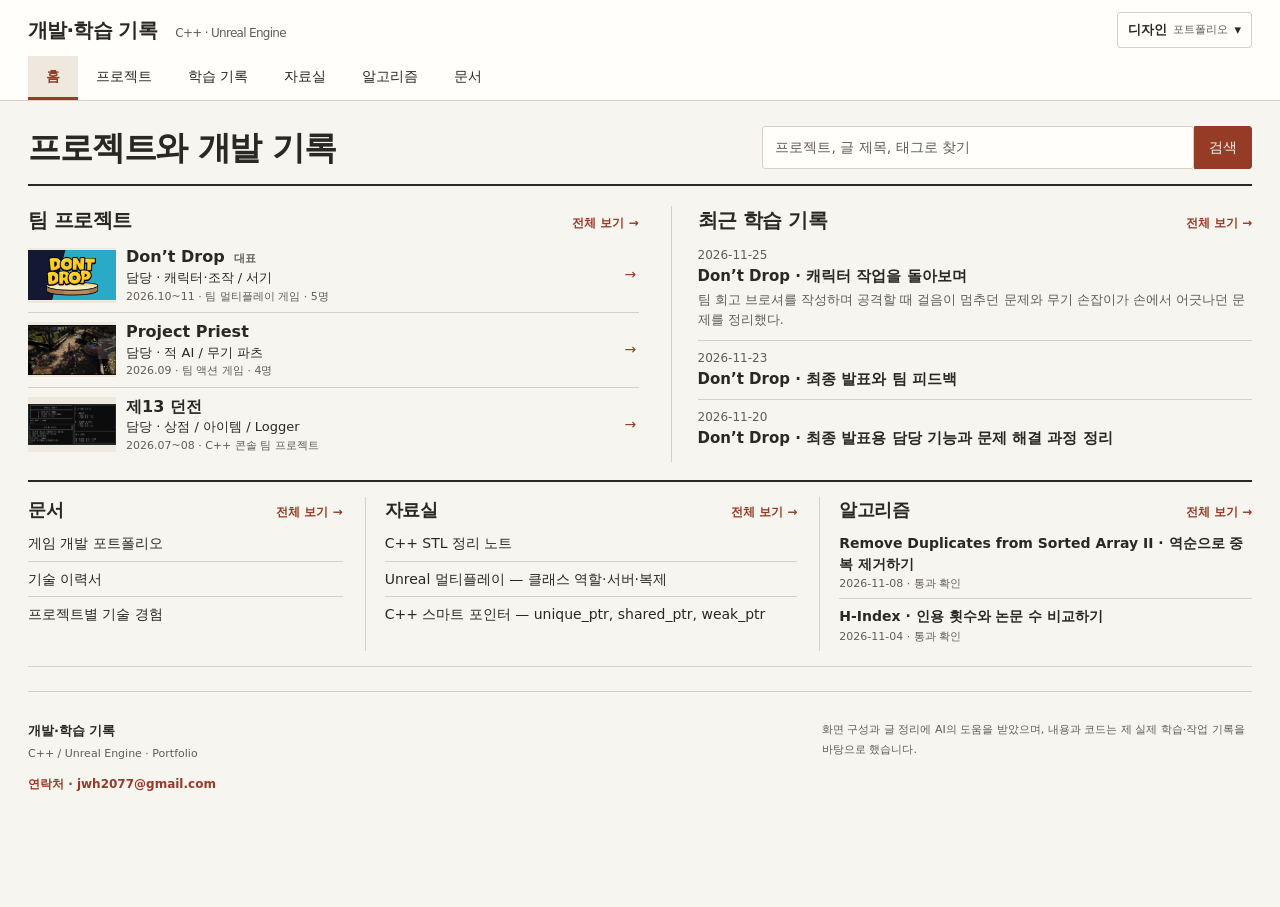
<file: index.html>
<!doctype html>
<html lang="ko">
<head>
  <meta charset="utf-8">
  <meta name="viewport" content="width=device-width, initial-scale=1">
  <title>개발·학습 기록 · C++ / Unreal</title>
  <style>
    :root { --ink:#162131; --muted:#607084; --line:#dce4ee; --paper:#f7f9fc; --card:#fff; --blue:#2868c7; --soft:#eaf2ff; --shadow:0 12px 28px rgba(25,47,80,.07); }
    * { box-sizing:border-box; } html { scroll-behavior:smooth; } body { margin:0; background:var(--paper); color:var(--ink); font-family:"Pretendard","Noto Sans KR",system-ui,sans-serif; line-height:1.65; }
    .layout { display:grid; grid-template-columns:294px minmax(0,1fr); max-width:1480px; min-height:100vh; margin:auto; } aside { position:sticky; top:0; height:100vh; padding:30px 20px; overflow:auto; background:#fff; border-right:1px solid var(--line); }
    .brand { display:block; color:var(--ink); text-decoration:none; font-size:1.35rem; font-weight:850; letter-spacing:-.04em; } .brand small { display:block; margin-top:3px; color:var(--muted); font-size:.75rem; font-weight:600; letter-spacing:0; }
    .side-title { margin:32px 8px 9px; color:var(--muted); font-size:.72rem; font-weight:850; letter-spacing:.09em; text-transform:uppercase; } .tab-list,.project-list { display:grid; gap:4px; }
    .tab,.project { width:100%; padding:10px 11px; border:0; border-radius:9px; background:transparent; color:#526175; text-align:left; font:inherit; font-size:.9rem; cursor:pointer; } .tab:hover,.project:hover { background:#f2f6fb; color:var(--blue); } .tab[aria-selected="true"],.project[aria-pressed="true"] { background:var(--soft); color:#174f9d; font-weight:800; } .tab-count { float:right; color:#8290a1; font-size:.78rem; font-weight:700; }
    main { min-width:0; padding:52px clamp(22px,5vw,78px) 80px; } header { max-width:920px; padding:15px 0 35px; } .eyebrow { color:var(--blue); font-size:.82rem; font-weight:850; letter-spacing:.07em; text-transform:uppercase; } h1 { margin:7px 0 9px; font-size:clamp(2.25rem,5vw,4rem); letter-spacing:-.065em; line-height:1.04; } .intro { max-width:720px; margin:0; color:var(--muted); }
    .stats { display:flex; flex-wrap:wrap; gap:9px; margin-top:21px; } .stat { padding:6px 10px; border:1px solid var(--line); border-radius:7px; background:#fff; color:var(--muted); font-size:.82rem; } .stat strong { color:var(--ink); }
    .topic-head { max-width:920px; padding:20px 23px; border:1px solid #d5e3f8; border-radius:14px; background:linear-gradient(105deg,#eef5ff,#fff); } .topic-head h2 { margin:0; font-size:1.22rem; letter-spacing:-.035em; } .topic-head p { margin:5px 0 0; color:#51647b; font-size:.93rem; }
    .toolbar { display:flex; align-items:center; justify-content:space-between; gap:16px; max-width:920px; margin-top:28px; padding:12px 0; border-bottom:1px solid var(--line); } .toolbar label,.count { color:var(--muted); font-size:.88rem; } select { margin-left:6px; padding:6px 25px 6px 8px; border:1px solid var(--line); border-radius:7px; background:#fff; font:inherit; font-size:.87rem; }
    .timeline { position:relative; max-width:920px; margin:25px 0 0; padding-left:27px; } .timeline:before { content:""; position:absolute; top:8px; bottom:8px; left:5px; width:2px; background:#d5dfed; } .record { position:relative; margin-bottom:16px; border:1px solid var(--line); border-radius:13px; background:var(--card); box-shadow:var(--shadow); transition:border-color .15s,box-shadow .15s; } .record:hover,.record:focus-within { border-color:#9fc2f4; background:#fbfdff; box-shadow:0 0 0 3px #b7d1fa,var(--shadow); } .record:before { content:""; position:absolute; top:29px; left:-28px; width:10px; height:10px; border:3px solid var(--blue); border-radius:50%; background:var(--paper); }
    .record-button { display:block; width:100%; height:100%; padding:21px 23px; border:0; border-radius:13px; background:transparent; color:inherit; text-align:left; font:inherit; cursor:pointer; } .record-button:hover,.record-button:focus-visible { outline:0; outline-offset:2px; background:transparent; } .record-meta { display:flex; flex-wrap:wrap; align-items:center; gap:8px; color:var(--muted); font-size:.8rem; font-weight:700; } .topic-badge { padding:2px 7px; border-radius:5px; background:var(--soft); color:#245aa8; font-size:.72rem; } h3 { margin:7px 0 6px; font-size:1.18rem; letter-spacing:-.035em; line-height:1.35; } .summary { max-width:760px; margin:0; color:#536174; font-size:.92rem; } .more { display:inline-block; margin-top:12px; color:var(--blue); font-size:.84rem; font-weight:850; }.empty { padding:30px; border:1px dashed #bac6d6; border-radius:11px; color:var(--muted); text-align:center; }
    dialog { width:min(790px,calc(100% - 28px)); max-height:calc(100vh - 40px); padding:0; border:0; border-radius:16px; color:var(--ink); box-shadow:0 22px 70px rgba(17,32,52,.35); } dialog::backdrop { background:rgba(15,28,45,.58); } .detail-page { padding:31px; } .detail-top { display:flex; justify-content:space-between; gap:16px; align-items:flex-start; } .detail-title { margin:4px 0 0; font-size:1.7rem; } #detailTitle:focus,#materialTitle:focus,#algorithmTitle:focus { outline:none; } .close { flex:0 0 auto; width:36px; height:36px; border:1px solid var(--line); border-radius:50%; background:#fff; color:var(--muted); font-size:1.2rem; cursor:pointer; } .detail-label { margin:9px 0 22px; color:var(--muted); font-size:.86rem; }
    .core { padding:17px 19px; border-left:4px solid var(--blue); border-radius:0 9px 9px 0; background:#f5f9ff; } .core h3,.section h3 { margin:0 0 5px; font-size:.92rem; } .core p,.section p { margin:0; color:#49586b; font-size:.94rem; white-space:pre-line; } .section { margin-top:22px; }.til-gallery { display:grid; gap:14px; grid-template-columns:repeat(auto-fit,minmax(min(250px,100%),1fr)); margin-top:12px; }.til-shot { margin:0; overflow:hidden; border:1px solid var(--line); border-radius:10px; background:#f8fafc; }.til-shot a { display:block; }.til-shot img { display:block; width:100%; height:auto; max-height:520px; object-fit:contain; background:#111827; }.til-shot figcaption { padding:10px 12px; color:#536174; font-size:.84rem; line-height:1.5; }.extra { margin-top:25px; border-top:1px solid var(--line); } .extra summary { padding:16px 0; color:#4c5f75; font-size:.9rem; font-weight:800; cursor:pointer; }.extra-body { display:grid; gap:16px; padding:0 0 18px; }.extra ul { margin:5px 0 0; padding-left:21px; color:#516174; font-size:.92rem; }.source { color:var(--blue); font-size:.88rem; font-weight:800; text-decoration:none; }.source:hover { text-decoration:underline; }
    .note-body { max-width:760px; margin-top:28px; }.note-body p { margin:0 0 18px; color:#344255; font-size:1rem; white-space:pre-line; }.note-sources { display:flex; flex-wrap:wrap; gap:14px; margin-top:26px; padding-top:16px; border-top:1px solid var(--line); }
    .related { margin-top:28px; padding-top:20px; border-top:1px solid var(--line); }.related h3 { margin:0 0 9px; font-size:.96rem; }.related-list { display:flex; flex-wrap:wrap; gap:7px; }.related-button { padding:6px 9px; border:1px solid #d7e1ee; border-radius:7px; background:#fff; color:#365b8d; font:inherit; font-size:.8rem; cursor:pointer; }.related-button:hover { background:var(--soft); }
    @media (max-width:850px) { .layout { display:block; } aside { position:static; height:auto; padding:21px; border-right:0; border-bottom:1px solid var(--line); }.tab-list,.project-list { display:flex; flex-wrap:wrap; }.tab,.project { width:auto; padding:7px 9px; font-size:.82rem; }.side-title { margin-top:20px; } main { padding-top:30px; } }
    @media (max-width:500px) { main { padding:25px 17px 58px; }.timeline { padding-left:20px; }.record:before { left:-21px; }.record-button { padding:18px; }.detail-page { padding:22px; }.toolbar { align-items:flex-start; flex-direction:column; }.detail-title { font-size:1.4rem; } }
    [hidden] { display:none !important; } #articlePage { max-width:920px; } #articlePage .detail-page { padding:28px 0; } #articlePage .detail-title { font-size:clamp(1.6rem,3vw,2.5rem); } .section,.core,.extra { scroll-margin-top:24px; } #nearby .project { font-size:.8rem; } #nearby [aria-current="page"] { background:var(--soft); color:var(--blue); font-weight:800; }
  .date-range {max-width:920px;margin:0 0 24px;padding:16px 20px;border:1px solid var(--line);border-radius:12px;background:#fff}.date-range legend{font-weight:700;font-size:.9rem}.date-range p{margin:0 0 10px;font-size:.8rem;color:var(--muted)}.date-range #dateMessage:empty{display:none}.date-range #dateMessage{margin:12px 0 0}.date-inputs{display:flex;align-items:end;gap:12px;flex-wrap:wrap}.date-inputs label{display:grid;gap:4px;font-size:.8rem;color:var(--muted)}.date-inputs input,.date-inputs select{min-width:0;max-width:100%;margin:0;padding:8px;border:1px solid var(--line);border-radius:7px;font:inherit;color:var(--ink);background:white}.date-inputs>span{align-self:center}.date-inputs select[aria-invalid=true]{border-color:#b83434}.source,.project,.note-body,.material-section{overflow-wrap:anywhere}.article-notice{font-size:.82rem;color:var(--muted);margin:20px 0}.note-body pre{white-space:pre;overflow:auto}@media(max-width:500px){.date-range{padding:14px}.date-inputs{gap:8px}.date-inputs label{flex:1 1 110px}.date-inputs>span{display:none}.date-inputs button{width:100%}}
#sidebarFilters>summary{display:none} @media(max-width:850px){#sidebarFilters{margin-top:18px}#sidebarFilters>summary{display:list-item;cursor:pointer;font-size:.88rem;color:var(--blue);font-weight:700;padding:8px 0}#sidebarFilters .side-title{margin-top:14px}.tab-count{margin-left:5px}aside{padding:18px 20px}}
.library-grid .record{display:flex;flex-direction:column}.library-grid .record-button{height:auto;flex:1}.date-inputs input:disabled{background:var(--paper);color:var(--muted)}
.date-inputs select{min-height:44px;font-size:16px}.date-inputs label{min-width:150px}.date-inputs select:focus-visible{outline:2px solid var(--accent);outline-offset:2px}
.date-part-group{flex:1 1 280px;min-width:0;font-size:.8rem;color:var(--muted)}.date-parts{display:grid;grid-template-columns:minmax(0,1.5fr) repeat(2,minmax(0,1fr));gap:6px;margin-top:4px}.date-parts select{width:100%;padding:8px 4px}.date-parts select:disabled{background:var(--paper);color:var(--muted)}
</style>
  <link rel="stylesheet" href="assets/site.css">
  <link rel="stylesheet" href="assets/portfolio-studio.css">
  <link rel="stylesheet" href="assets/vector-demo.css">
  <link rel="stylesheet" href="assets/binary-demo.css">
  <link rel="stylesheet" href="assets/learning-demos.css">
</head>
<body>
  <div class="layout">
    <aside><a class="brand" href="#top">개발·학습 기록 <small>C++ / Unreal 프로젝트와 학습 기록</small></a><details id="sidebarFilters" open><summary>주제·프로젝트 필터</summary><div class="side-title">학습 주제</div><div id="tabs" class="tab-list" role="tablist" aria-label="학습 주제"></div><div id="subnav" hidden><div class="side-title">세부 분류</div><div id="subtopics" class="project-list"></div></div><div id="articleNav" hidden><div class="side-title">이 글의 목차</div><div id="sections" class="project-list"></div><div class="side-title">같은 분류의 기록</div><div id="nearby" class="project-list"></div></div><div class="side-title">프로젝트로 좁히기</div><div id="projects" class="project-list"></div></details></aside>
    <main id="top"><div id="listPage"><div hidden aria-hidden="true"><span id="total"></span><span id="topicTotal"></span></div><fieldset class="date-range"><legend>날짜로 찾아보기</legend><p id="dateCoverage" class="library-notice"></p><div class="date-inputs"><div class="date-part-group" role="group" aria-label="시작일"><span>시작일</span><div class="date-parts"><select id="dateFromYear" aria-label="시작 연도" aria-describedby="dateMessage"></select><select id="dateFromMonth" aria-label="시작 월" aria-describedby="dateMessage"></select><select id="dateFrom" aria-label="시작 일" aria-describedby="dateMessage"></select></div></div><span aria-hidden="true">~</span><div class="date-part-group" role="group" aria-label="종료일"><span>종료일</span><div class="date-parts"><select id="dateToYear" aria-label="종료 연도" aria-describedby="dateMessage"></select><select id="dateToMonth" aria-label="종료 월" aria-describedby="dateMessage"></select><select id="dateTo" aria-label="종료 일" aria-describedby="dateMessage"></select></div></div><label for="dateKind">날짜 구분<select id="dateKind" aria-label="날짜 구분"><option value="all">전체 기록</option><option value="project-period">기간으로 묶은 기록</option></select></label><button id="resetDates" type="button" class="related-button">날짜 초기화</button></div><p id="dateMessage" role="status"></p></fieldset><section class="topic-head" hidden><h2 id="topicTitle">전체 기록</h2><p id="topicDescription"></p></section><section><div class="toolbar"><label>정렬 <select id="sort"><option value="desc">최신순</option><option value="asc">과거순</option></select></label><span id="count" class="count"></span></div><div id="records" class="timeline"></div></section></div><article id="articlePage" hidden aria-labelledby="detailTitle"><button id="backToList" class="related-button" type="button">← 목록으로</button><div id="detailContent" class="detail-page"></div></article></main>
  </div>
  <script src="data/manifest.js"></script>
  <script src="data/library-index.js"></script>
  <script src="data/library-navigation.js"></script>
  <script src="assets/filters.js"></script>
  <script src="assets/links.js"></script>
  <script src="assets/app.js"></script>
  <script src="assets/vector-demo.js"></script>
  <script src="assets/binary-demo.js"></script>
  <script src="assets/learning-demo-data.js"></script>
  <script src="assets/learning-demos.js"></script>
  <script src="assets/library.js"></script>
  <script src="data/algorithms.js"></script>
  <script src="assets/cpp-highlight.js"></script>
  <script src="assets/algorithms.js"></script>
  <script src="data/projects.js"></script>
  <script src="data/career-docs.js"></script>
  <script src="assets/career.js"></script>
  <script src="assets/career-showcase.js"></script>
  <script src="assets/portfolio-theme.js"></script>
  <script src="assets/portfolio-studio.js"></script>
  <script src="assets/site.js"></script>
  <script src="assets/activity.js"></script>
</body>
</html>
</file>
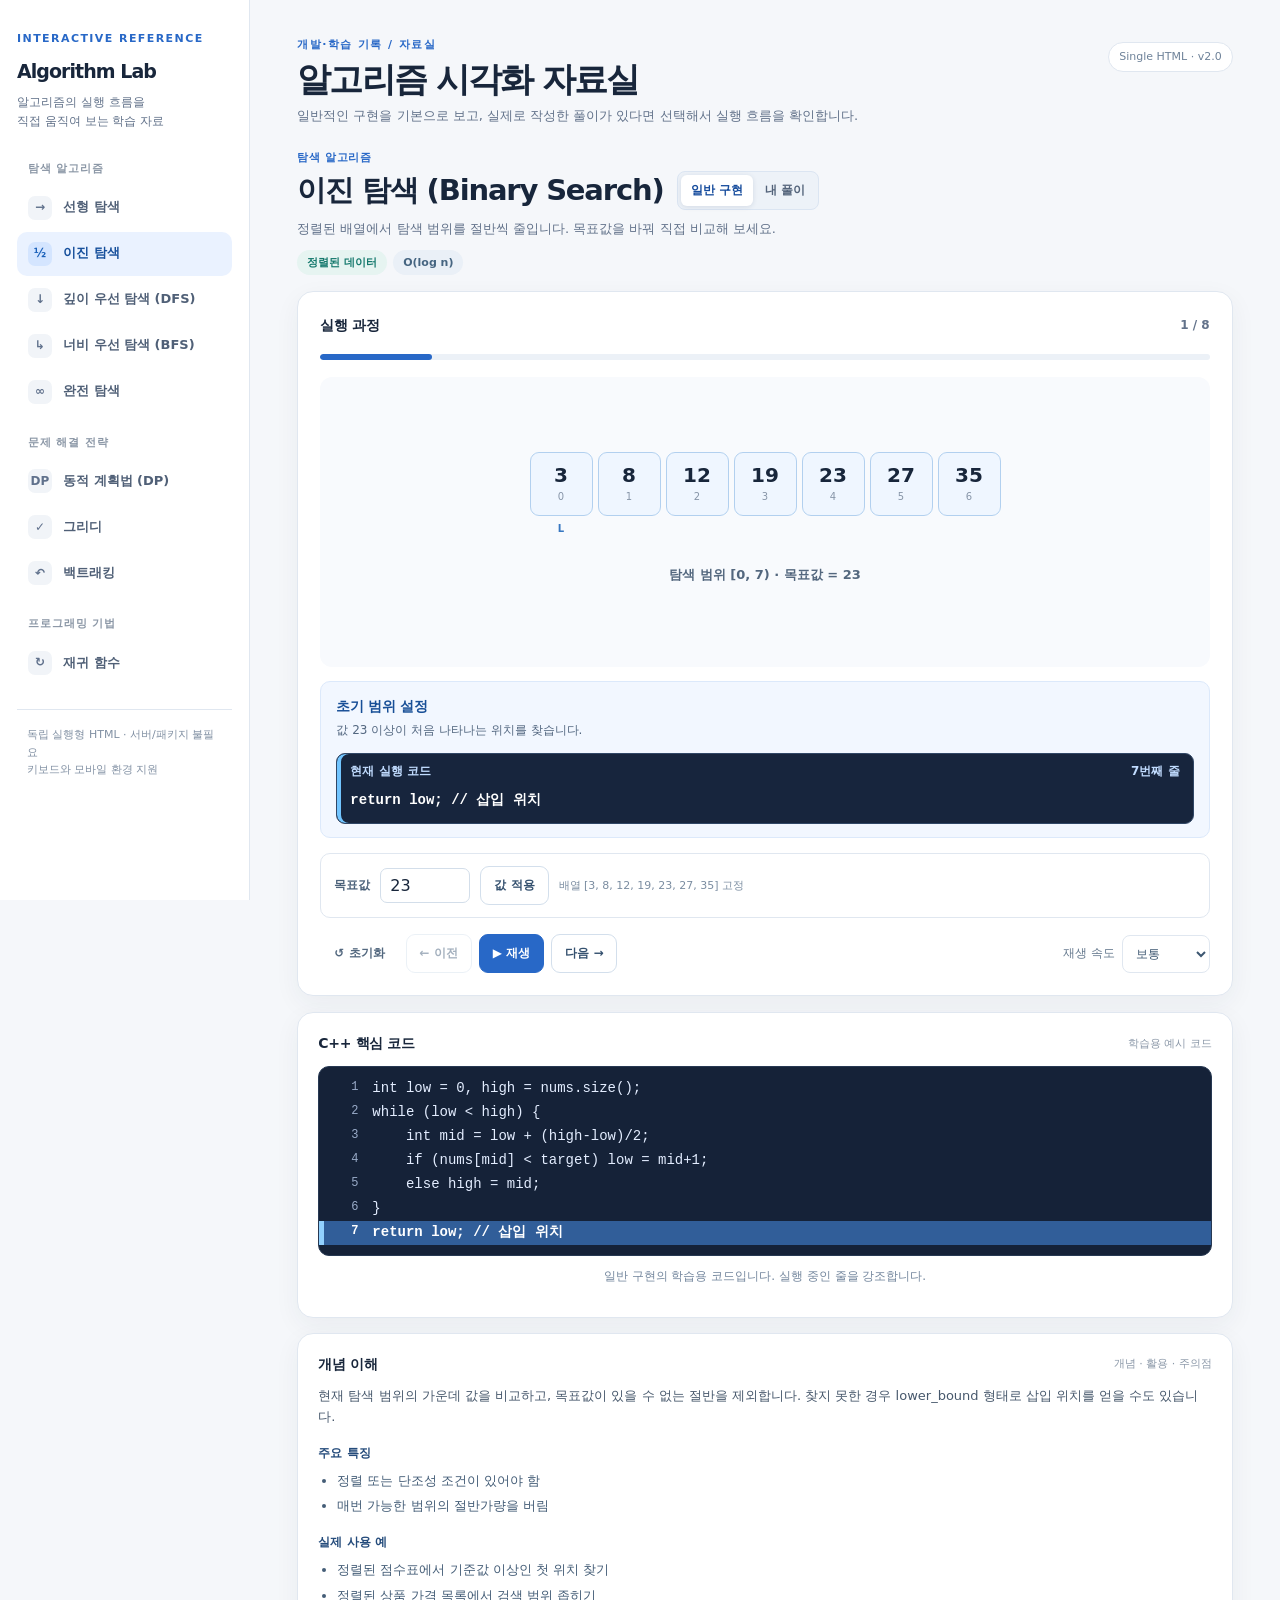
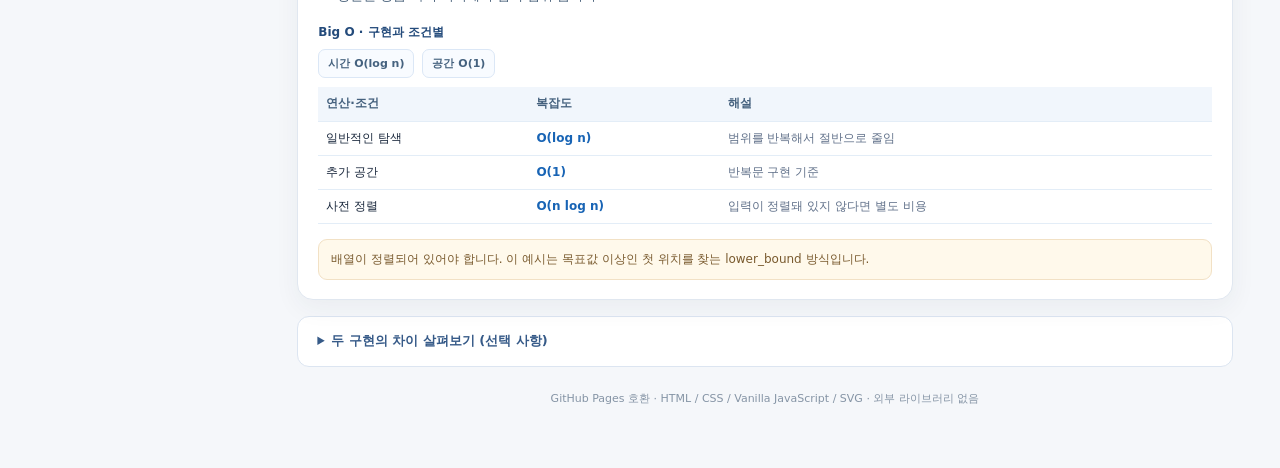
<file: data/guides/algorithm-lab.html>
<!doctype html>
<html lang="ko">
<head>
<meta charset="utf-8">
<meta name="viewport" content="width=device-width, initial-scale=1">
<meta name="color-scheme" content="light">
<title>알고리즘 플레이그라운드 · 개발·학습 기록</title>
<style>
:root{--ink:#18263b;--muted:#62728a;--line:#e0e7f0;--paper:#f5f7fa;--white:#fff;--primary:#2868c7;--primarylight:#eaf2ff;--teal:#05776d;--teallight:#e7f5f2;--amber:#a6601d;--amberlight:#fff2df;--red:#b7464a;--redlight:#fff0f0;--radius:16px;--shadow:0 8px 26px rgba(29,49,75,.055)}
*{box-sizing:border-box}html{scroll-behavior:smooth}body{margin:0;font-family:system-ui,-apple-system,"Noto Sans KR","Malgun Gothic",sans-serif;background:var(--paper);color:var(--ink);line-height:1.6}button,input,select{font:inherit}button{cursor:pointer}button:disabled{cursor:not-allowed;opacity:.45}button:focus-visible,input:focus-visible,select:focus-visible{outline:3px solid #74adff;outline-offset:2px}a{color:var(--primary)}
.shell{max-width:1420px;min-height:100vh;margin:auto;display:grid;grid-template-columns:250px minmax(0,1fr);background:var(--paper)}
.sidebar{background:#fff;border-right:1px solid var(--line);padding:30px 17px 24px;position:sticky;top:0;height:100vh;overflow-y:auto}.eyebrow{font-size:11px;letter-spacing:.13em;text-transform:uppercase;color:var(--primary);font-weight:850}.brand{font-size:19px;font-weight:850;letter-spacing:-.05em;margin:8px 0 7px}.brand-desc{font-size:12px;color:var(--muted);line-height:1.55;margin-bottom:30px}.group-name{margin:20px 11px 8px;color:#8b97a6;font-size:11px;letter-spacing:.08em;font-weight:800}.nav-button{display:flex;align-items:center;gap:11px;width:100%;border:0;border-radius:10px;background:none;color:#506077;text-align:left;padding:10px 11px;margin:2px 0;font-size:13px;font-weight:650}.nav-button:hover{background:#f5f8fd}.nav-button[aria-current=true]{background:var(--primarylight);color:#17509c;font-weight:850}.nav-icon{display:inline-grid;place-items:center;width:24px;height:24px;border-radius:7px;background:#f1f4f8;font-size:12px;font-weight:850;color:#60718c}.nav-button[aria-current=true] .nav-icon{background:#d4e5ff;color:#1b61ba}.aside-note{font-size:11px;border-top:1px solid var(--line);padding:16px 10px 0;margin-top:24px;color:#8190a3}
.content{min-width:0;padding:36px clamp(18px,3.7vw,55px) 60px}.page-top{display:flex;align-items:flex-start;justify-content:space-between;gap:12px}.page-top h1{font-size:clamp(22px,2.65vw,37px);margin:5px 0 5px;letter-spacing:-.055em;line-height:1.24}.intro{font-size:13px;color:var(--muted);margin:0}.version{white-space:nowrap;font-size:11px;color:#6e8299;background:white;border:1px solid var(--line);border-radius:99px;padding:5px 10px;margin-top:6px}.mobile-select{display:none}
.hero{display:grid;grid-template-columns:minmax(0,1fr) auto;align-items:start;gap:16px;margin:29px 0 18px}.subheading{font-size:11px;font-weight:850;letter-spacing:.06em;color:var(--primary);margin:0 0 4px;text-transform:uppercase}.hero h2{font-size:25px;margin:0 0 5px;letter-spacing:-.04em;line-height:1.3}.hero p{margin:0;color:var(--muted);font-size:13px;max-width:660px}.tags{display:flex;gap:6px;align-items:center;flex-wrap:wrap;justify-content:flex-end}.tag{font-size:11px;font-weight:700;color:#466581;background:#eaf0f7;border-radius:99px;padding:4px 10px}.tag.highlight{background:#e6f4f1;color:#15796d}
.card{background:var(--white);border:1px solid var(--line);border-radius:var(--radius);box-shadow:var(--shadow)}.stage{padding:21px 22px}.stage-header{display:flex;align-items:center;justify-content:space-between;gap:10px;margin-bottom:17px}.section-label{margin:0;font-weight:850;font-size:14px;letter-spacing:-.025em}.step-counter{color:var(--muted);font-size:12px;font-variant-numeric:tabular-nums;font-weight:750}.progress-track{width:100%;height:6px;background:#ecf1f7;border-radius:99px;overflow:hidden;margin:0 0 17px}.progress-fill{height:100%;width:0;background:var(--primary);border-radius:99px;transition:width .2s}
.visual-stage{background:#f8fafd;border-radius:12px;min-height:290px;padding:19px;display:flex;flex-direction:column;justify-content:center;overflow:hidden}.visual-stage svg{max-width:100%;height:auto;display:block;margin:auto}.visual-stage:empty:after{content:'시각화 로딩 중';color:var(--muted)}.step-explanation{margin-top:14px;padding:13px 15px;border:1px solid #dce9fb;border-radius:10px;background:#f2f7ff;min-height:81px}.step-explanation strong{display:block;font-size:14px;color:#184f97;letter-spacing:-.02em}.step-explanation p{font-size:12px;color:#536780;margin:4px 0 0}
.toolbar{display:flex;align-items:center;justify-content:space-between;flex-wrap:wrap;gap:12px;margin-top:16px}.button-set{display:flex;gap:7px;align-items:center;flex-wrap:wrap}.btn{border:1px solid #d3dfec;background:#fff;color:#35516f;border-radius:9px;min-height:39px;padding:7px 13px;font-size:12px;font-weight:780}.btn:hover:not(:disabled){background:#f3f8ff}.btn.primary{background:var(--primary);color:white;border-color:var(--primary)}.btn.primary:hover:not(:disabled){background:#1b59b5}.btn.subtle{border-color:transparent;color:#53687f}.speed{display:flex;gap:7px;align-items:center;font-size:12px;color:#63778c}.speed select{padding:7px 21px 7px 9px;min-height:38px;border-radius:8px;border:1px solid var(--line);color:#3d5771;background:#fff}
.lower{display:grid;grid-template-columns:minmax(0,1fr) minmax(0,.85fr);gap:16px;margin:16px 0}.panel{padding:19px 20px;min-width:0}.panel-heading{display:flex;justify-content:space-between;align-items:center;gap:8px;margin-bottom:11px}.panel-heading h3{font-size:14px;margin:0;letter-spacing:-.025em}.panel-kicker{color:#8b98a8;font-size:11px}.explanation{font-size:13px;color:#47586c;margin:0 0 12px}.when-list{font-size:12px;color:#53657a;padding-left:19px;margin:8px 0}.when-list li{padding:3px 0}.note{background:#fff9eb;border:1px solid #f2e1c5;border-radius:9px;padding:10px 12px;color:#795a2e;font-size:12px;margin:11px 0 0}.code{background:#14273c;color:#dae6f6;padding:14px;border-radius:10px;overflow:auto;font-size:11px;line-height:1.65;margin:0;min-height:150px;tab-size:2;white-space:pre}.code .highlight-line{display:block;background:rgba(96,163,250,.18);box-shadow:-14px 0 0 rgba(96,163,250,.18),14px 0 0 rgba(96,163,250,.18);color:#fff}.code .code-line{display:block}.complexity{display:flex;flex-wrap:wrap;gap:8px;margin-bottom:12px}.complexity span{border:1px solid #dbe7f6;color:#45627f;background:#f8fbff;border-radius:7px;padding:5px 9px;font-size:11px;font-weight:750}
.inputbar{display:flex;flex-wrap:wrap;align-items:center;gap:10px;margin-top:15px;padding:12px 13px;border:1px solid var(--line);border-radius:10px;background:#fff}.inputbar label{font-size:12px;font-weight:760;color:#4c627a}.inputbar input{width:90px;height:35px;padding:5px 9px;border-radius:7px;border:1px solid #d3deea;color:var(--ink);background:#fff}.inputbar .hint{font-size:11px;color:#7b8da1}.section-divider{border:0;border-top:1px solid var(--line);margin:18px 0}.footer{margin-top:23px;text-align:center;font-size:11px;color:#8594a5}
/* Visual primitives */
.arr{display:flex;gap:5px;justify-content:center;flex-wrap:wrap}.arr-cell{width:clamp(31px,6vw,63px);height:64px;border:1px solid #d9e1ea;background:#fff;border-radius:9px;display:flex;flex-direction:column;align-items:center;justify-content:center;position:relative;gap:2px;transition:background .2s,opacity .2s}.arr-cell .num{font-size:20px;font-weight:850;line-height:1.2}.arr-cell .idx{font-size:10px;color:#8795a8}.arr-cell.excluded{opacity:.35;background:#e9eef4}.arr-cell.range{border-color:#b2d0ef;background:#eff6ff}.arr-cell.mid{border:2px solid var(--primary);background:#dcecff;box-shadow:0 0 0 3px rgba(40,104,199,.10)}.arr-cell.found{border:2px solid #219782;background:#d7f2eb}.pointer-row{display:flex;justify-content:center;gap:5px;margin:5px auto 0}.pointer{width:clamp(31px,6vw,63px);text-align:center;font-size:10px;font-weight:800;color:#3777c1;height:25px}.pointer.mid{color:#b36b20}.pointer.found{color:#007968}.formula{font-size:13px;text-align:center;color:#53677e;margin:19px auto 5px;max-width:600px;font-weight:700}.muted-small{text-align:center;color:#8493a7;font-size:12px;margin-top:12px}.viz-columns{display:flex;gap:13px;justify-content:center;flex-wrap:wrap;margin-top:17px}.viz-block{background:white;border:1px solid var(--line);border-radius:10px;padding:12px 15px;min-width:128px;text-align:center}.viz-block .caption{font-size:11px;color:#8996a4;display:block;margin-bottom:5px}.viz-block strong{font-size:16px;font-weight:850;overflow-wrap:anywhere}.pills{display:flex;flex-wrap:wrap;gap:6px;justify-content:center}.pill{border:1px solid #bed1e6;background:#fff;color:#275780;border-radius:8px;padding:6px 10px;min-width:30px;min-height:32px;text-align:center;font-weight:850;font-size:13px}.pill.current{color:#fff;background:var(--primary);border-color:var(--primary)}.pill.good{background:#ddf4e9;color:#08725e;border-color:#a0d8c9}.pill.bad{background:#fbe0e0;color:#a44349;border-color:#e8b6b7}.slot-row{display:grid;grid-template-columns:repeat(4,1fr);gap:8px;margin-top:12px}.slot{border:1px solid #dbe3ee;background:white;border-radius:9px;text-align:center;padding:12px 4px;font-weight:820;font-size:16px}.slot.current{border-color:var(--primary);background:#dbeaff}.slot small{display:block;font-size:10px;color:#8b99a8;font-weight:700}.board{display:grid;grid-template-columns:repeat(4,minmax(0,58px));justify-content:center;border:2px solid #96aeca;border-radius:8px;overflow:hidden;width:fit-content;margin:auto}.square{width:clamp(47px,10vw,58px);height:clamp(47px,10vw,58px);display:grid;place-items:center;font-size:26px;font-weight:800;position:relative}.square.light{background:#ecf3fa}.square.dark{background:#bdd2e6}.square.try{outline:3px solid #da932c;outline-offset:-3px}.square.invalid{background:#ffc6c9}.square.queen{color:#174f9c}.square.remove{background:#f8d8af}.square.solution{background:#ace3cd}.hint-dot{display:inline-block;width:9px;height:9px;border-radius:50%;margin:0 4px 0 11px}.hint-dot:first-child{margin-left:0}.legend{display:flex;align-items:center;justify-content:center;flex-wrap:wrap;gap:5px;margin-top:13px;color:#6f8094;font-size:11px}.stack-viz{display:flex;flex-direction:column-reverse;gap:5px;min-height:164px;justify-content:flex-start;align-items:center;margin:auto}.stack-item{width:180px;border:1px solid #b8d1ec;border-radius:7px;background:white;color:#235584;text-align:center;font-weight:850;font-size:17px;padding:7px}.stack-item:last-child{border-color:#2c78ce;background:#d7eafe}.data-viz{display:grid;grid-template-columns:1fr 1fr;gap:14px;width:min(520px,100%);margin:auto;align-items:center}.data-column h4{font-size:12px;margin:0 0 9px;color:#627990;text-align:center}.queue-row{display:flex;gap:5px;justify-content:center;flex-wrap:wrap;align-items:center;min-height:54px}.empty-text{text-align:center;color:#9ba8b8;font-size:12px}.choice-grid{display:grid;grid-template-columns:repeat(4,minmax(0,1fr));gap:9px;max-width:560px;margin:auto}.choice{background:#fff;border:1px solid #dce5ef;border-radius:9px;padding:12px 4px;text-align:center}.choice.active{border:2px solid var(--primary);background:#eaf2ff}.choice.good{border-color:#8dcfb7;background:#e6f5ed}.choice.bad{opacity:.72}.choice code{font-size:15px;font-weight:850}.choice small{display:block;font-size:10px;color:#7d8c9c;margin-top:4px}.choice .status{display:block;font-size:12px;font-weight:850;margin-top:6px}.fib-grid{display:flex;flex-wrap:wrap;justify-content:center;gap:5px}.fib-item{display:flex;align-items:center;flex-direction:column;gap:4px;width:clamp(42px,6vw,59px);border:1px solid #dce5ee;background:#fff;border-radius:8px;padding:7px 2px}.fib-item.current{border:2px solid #246cc5;background:#e6f1ff}.fib-item.dependency{border-color:#e0b76e;background:#fff4dd}.fib-item .i{font-size:10px;color:#93a1b0}.fib-item strong{font-size:20px}.fib-item.pending strong{color:#bdc7d4}.coin-row{display:flex;justify-content:center;flex-wrap:wrap;gap:8px}.coin{width:58px;height:58px;display:grid;place-items:center;border:3px double #dabf7b;background:#fff5d9;border-radius:50%;font-weight:900;font-size:20px;color:#91632b}.coin.new{border-color:#2876cf;background:#e0efff;color:#2762aa}.frame{border:1px solid #b8d2ea;background:white;border-radius:9px;padding:9px 14px;min-width:165px;text-align:center;font-weight:800;color:#315e8e}.frame.active{border:2px solid #2e75c4;background:#e5f1ff}.frame.returned{background:#e3f6ea;border-color:#84c9aa;color:#1f7c65}.rec-frames{display:flex;flex-direction:column;justify-content:flex-end;gap:5px;min-height:155px;align-items:center}.outline-text{text-align:center;font-size:12px;color:#73869d;margin-top:11px}
body.embed{background:#fff}body.embed .shell{display:block;min-height:0}body.embed .sidebar,body.embed .page-top,body.embed .footer{display:none}body.embed .content{padding:14px;max-width:1100px;margin:auto}body.embed .hero{margin-top:0}body.embed .stage{padding:17px}body.embed .visual-stage{min-height:210px}body.embed .lower{margin-top:12px}
@media(max-width:1050px){.shell{grid-template-columns:210px minmax(0,1fr)}.sidebar{padding:24px 11px}.content{padding:28px 22px}.lower{grid-template-columns:1fr}}
@media(max-width:690px){.shell{display:block}.sidebar{display:none}.mobile-select{display:block;margin-top:17px}.mobile-select label{display:block;font-size:11px;font-weight:800;color:var(--muted);margin-bottom:5px}.mobile-select select{width:100%;border:1px solid var(--line);background:white;padding:11px 10px;border-radius:10px;font-weight:700;color:var(--ink)}.content{padding:23px 14px 40px}.page-top h1{font-size:25px}.version{font-size:9px;padding:4px 7px}.hero{grid-template-columns:1fr;gap:7px;margin:20px 0 12px}.hero h2{font-size:22px}.tags{justify-content:flex-start}.stage{padding:14px}.visual-stage{padding:13px;min-height:250px}.btn{padding:6px 10px;min-height:37px}.toolbar{justify-content:center}.inputbar{gap:7px}.inputbar label{flex:1}.data-viz{grid-template-columns:1fr}.lower{gap:11px;margin-top:11px}.panel{padding:17px}.coin{width:48px;height:48px}.coin-row{gap:5px}.choice-grid{gap:5px}.choice{padding:8px 2px}.choice code{font-size:13px}.arr-cell{height:55px}.arr-cell .num{font-size:15px}.arr-cell .idx{font-size:9px}.pointer{font-size:8px}.board .square{font-size:22px}}
@media(prefers-reduced-motion:reduce){*,*:before,*:after{scroll-behavior:auto!important;transition:none!important}}

/* Approved v4 compact selector, current-line emphasis, responsive visual components. */
.content{max-width:1040px;width:100%;margin:0 auto}.hero{display:block;margin:23px 0 16px}.hero h2{margin:0;font-size:clamp(22px,2.8vw,29px)}.implementation-title{display:flex;flex-wrap:wrap;align-items:center;gap:13px;margin:0 0 9px}.tabs{display:inline-flex;align-items:center;gap:2px;background:#edf2f8;padding:3px;border:1px solid #dbe5f2;border-radius:8px;flex:none}.tabs[hidden]{display:none}.tab{border:0;border-radius:6px;background:transparent;color:#53637a;font-size:12px;font-weight:780;padding:5px 10px;min-height:31px}.tab[aria-selected=true]{background:#fff;color:#164c9d;box-shadow:0 1px 5px rgba(26,51,88,.12)}.hero .tags{justify-content:flex-start;margin-top:10px}.stage{padding:22px}.lower{display:flex;flex-direction:column-reverse;gap:15px}.lower .panel{width:100%}
.live-code{background:#17253d;border:1px solid #314766;border-radius:9px;margin-top:13px;overflow:hidden;box-shadow:inset 4px 0 #72c5ff}.live-code-header{padding:8px 13px 0;display:flex;justify-content:space-between;color:#c1dcff;font-size:12px;font-weight:800}.live-code code{display:block;color:#fff;padding:8px 13px 12px;font:700 14px/1.55 Consolas,ui-monospace,monospace;white-space:pre-wrap;overflow-wrap:anywhere}.code-frame{background:#152238;border-radius:11px;border:1px solid #273953;max-height:430px;overflow:auto}.code-lines{counter-reset:line;display:block;background:transparent!important;color:#e3edff;font:14px/1.55 Consolas,ui-monospace,monospace;white-space:normal;margin:0;padding:10px 0;tab-size:4}.code-line{display:block;position:relative;white-space:pre-wrap;overflow-wrap:anywhere;padding:1px 15px 1px 53px;min-height:24px}.code-line:before{counter-increment:line;content:counter(line);position:absolute;left:0;width:39px;text-align:right;color:#9aacc9;font-size:12px}.code-line.active{background:#315e99;color:#fff;font-weight:800;box-shadow:inset 5px 0 #91d1ff}.code-line.active:before{color:#fff}.submission{font-size:13px;color:#435774;margin:12px 0 0}.submission a{font-weight:700}.comparison{background:white;border:1px solid #dce5f1;border-radius:12px;margin:16px 0;overflow:hidden}.comparison summary{padding:14px 19px;font-size:13px;font-weight:850;color:#365a88;cursor:pointer}.comparison div{border-top:1px solid #dce5f1;padding:14px 19px;color:#536980;font-size:13px}
.grid-matrix{display:grid;grid-template-columns:repeat(var(--matrix-cols),minmax(0,58px));gap:5px;justify-content:center;padding:10px}.matrix-cell{border:1px solid #bfcddd;background:white;border-radius:8px;aspect-ratio:1;display:flex;align-items:center;justify-content:center;flex-direction:column;font-weight:850;font-size:19px;min-width:0}.matrix-cell small{color:#657b93;font-size:9px;font-weight:650}.matrix-cell.unseen{background:#dfe7f0;color:#53657a}.matrix-cell.mine{background:#f8dadd;color:#a13e45}.matrix-cell.opened{background:#d8efeb;color:#187a67}.matrix-cell.counted{background:#fff4dc;color:#91651e}.matrix-cell.fresh{background:#e8f4e4;color:#3b7f40}.matrix-cell.rotted{background:#ffe6d5;color:#ba5620}.matrix-cell.empty{background:#f0f3f6;color:#9ba7b4}.matrix-cell.active{outline:3px solid #2868c7;outline-offset:1px;box-shadow:0 0 0 5px #bed9fa}.linear-tag{font-size:10px;color:#6285ad}.related-line{font-size:12px;color:#506980;margin:14px 0 0}.related-line a{font-weight:700}
@media(max-width:690px){.implementation-title{gap:8px}.tab{padding:5px 8px;font-size:11px}.stage{padding:16px}.code-line{padding-left:37px;padding-right:7px;font-size:12px}.code-line:before{width:27px;font-size:10px}.live-code code{font-size:12px}.grid-matrix{gap:4px;grid-template-columns:repeat(var(--matrix-cols),minmax(0,48px))}.matrix-cell{font-size:17px}.visual-stage{min-height:240px}}

/* v3: 동작 시각화 외에도 실제 활용과 실행 복잡도를 바로 찾기 */
.quick-ref{margin-top:16px}.quick-ref h4{margin:0 0 7px;font-size:12px;color:#244b7b;font-weight:850}.reference-list{margin:0;padding-left:19px;color:#445d77;font-size:13px;line-height:1.7}.reference-list li+li{margin-top:3px}.quick-ref .complexity{margin:4px 0 9px}.table-scroll{overflow-x:auto;max-width:100%}.big-o{border-collapse:collapse;width:100%;min-width:300px;text-align:left;font-size:12px}.big-o th{background:#f1f6fc;color:#45617e}.big-o th,.big-o td{padding:7px 8px;border-bottom:1px solid #e3edf7;vertical-align:top}.big-o td:nth-child(2){white-space:nowrap;color:#1864b5;font-weight:850}.big-o td:last-child{color:#61718a}.panel .note{margin-top:15px}
</style>
</head>
<body>
<div class="shell">
<aside class="sidebar" aria-label="알고리즘 선택">
  <div class="eyebrow">INTERACTIVE REFERENCE</div><div class="brand">Algorithm Lab</div>
  <div class="brand-desc">알고리즘의 실행 흐름을<br>직접 움직여 보는 학습 자료</div>
  <nav id="sidebarNav"></nav>
  <div class="aside-note">독립 실행형 HTML · 서버/패키지 불필요<br>키보드와 모바일 환경 지원</div>
</aside>
<main class="content">
  <header class="page-top"><div><div class="eyebrow">개발·학습 기록 / 자료실</div><h1>알고리즘 시각화 자료실</h1><p class="intro">일반적인 구현을 기본으로 보고, 실제로 작성한 풀이가 있다면 선택해서 실행 흐름을 확인합니다.</p></div><span class="version">Single HTML · v2.0</span></header>
  <div class="mobile-select"><label for="mobileAlgorithm">개념 선택</label><select id="mobileAlgorithm" aria-label="학습할 알고리즘 선택"></select></div>
  <div class="hero"><div><div class="subheading" id="categoryLabel">탐색 알고리즘</div><div class="implementation-title"><h2 id="algorithmTitle">이진 탐색</h2><div class="tabs" role="tablist" aria-label="구현 방식 선택" id="modeTabs" hidden><button type="button" class="tab" data-mode="standard" role="tab" aria-selected="true">일반 구현</button><button type="button" class="tab" data-mode="mine" role="tab" aria-selected="false">내 풀이</button></div></div><p id="algorithmSubtitle"></p></div><div class="tags" id="tags"></div></div>
  <section class="card stage" aria-labelledby="visualHeading"><div class="stage-header"><h3 class="section-label" id="visualHeading">실행 과정</h3><span class="step-counter" id="stepCounter" aria-live="polite"></span></div>
    <div class="progress-track" role="progressbar" aria-label="실행 진행률" aria-valuemin="0" aria-valuemax="100" aria-valuenow="0" id="progress"><div class="progress-fill" id="progressFill"></div></div>
    <div class="visual-stage" id="visual" aria-label="현재 알고리즘 상태"></div>
    <div class="step-explanation" aria-live="polite"><strong id="stepTitle"></strong><p id="stepDetail"></p><div class="live-code" aria-label="현재 실행 위치"><div class="live-code-header">현재 실행 코드 <span id="lineNumber"></span></div><code id="currentLine"></code></div></div>
    <div id="inputs"></div>
    <div class="toolbar"><div class="button-set"><button class="btn subtle" type="button" id="resetBtn" title="처음 상태로">↺ 초기화</button><button class="btn" type="button" id="prevBtn" aria-label="이전 단계">← 이전</button><button class="btn primary" type="button" id="playBtn">▶ 재생</button><button class="btn" type="button" id="nextBtn" aria-label="다음 단계">다음 →</button></div><div class="speed"><label for="speedSelect">재생 속도</label><select id="speedSelect"><option value="1300">느리게</option><option value="850" selected>보통</option><option value="420">빠르게</option></select></div></div>
  </section>
  <div class="lower"><section class="card panel"><div class="panel-heading"><h3>개념 이해</h3><span class="panel-kicker">개념 · 활용 · 주의점</span></div><p id="concept" class="explanation"></p><div class="quick-ref"><h4>주요 특징</h4><ul class="reference-list" id="features"></ul></div><div class="quick-ref"><h4>실제 사용 예</h4><ul class="reference-list" id="when"></ul></div><div class="quick-ref"><h4>Big O · 구현과 조건별</h4><div class="complexity" id="complexity"></div><div class="table-scroll"><table class="big-o"><thead><tr><th scope="col">연산·조건</th><th scope="col">복잡도</th><th scope="col">해설</th></tr></thead><tbody id="costTable"></tbody></table></div></div><p class="note" id="caution"></p></section>
  <section class="card panel"><div class="panel-heading"><h3>C++ 핵심 코드</h3><span class="panel-kicker">학습용 예시 코드</span></div><div class="code-frame" id="codeFrame"><pre class="code-lines" id="sampleCode" aria-label="선택한 구현의 C++ 코드"></pre></div><p class="outline-text" id="codeFootnote">실행 중인 코드 줄이 강조됩니다.</p><p class="submission" id="submission" hidden></p></section></div>
  <details class="comparison" id="comparison" hidden><summary>두 구현의 차이 살펴보기 (선택 사항)</summary><div id="comparisonText"></div></details><footer class="footer">GitHub Pages 호환 · HTML / CSS / Vanilla JavaScript / SVG · 외부 라이브러리 없음</footer>
</main>
</div>
<script>
(()=>{'use strict';
const $=id=>document.getElementById(id);
const esc=x=>String(x??'').replace(/[&<>"']/g,k=>({'&':'&amp;','<':'&lt;','>':'&gt;','"':'&quot;',"'":'&#39;'}[k]));
const groups=[{label:'탐색 알고리즘',items:[['linear','선형 탐색','→'],['binary','이진 탐색','½'],['dfs','깊이 우선 탐색 (DFS)','↓'],['bfs','너비 우선 탐색 (BFS)','↳'],['exhaustive','완전 탐색','∞']]},{label:'문제 해결 전략',items:[['dp','동적 계획법 (DP)','DP'],['greedy','그리디','✓'],['backtrack','백트래킹','↶']]},{label:'프로그래밍 기법',items:[['recursion','재귀 함수','↻']]}];
const graph={A:['B','C'],B:['A','D','E'],C:['A','F','G'],D:['B'],E:['B'],F:['C'],G:['C']};
const cfg={
 linear:{cat:'탐색 알고리즘',title:'선형 탐색 (Linear Search)',sub:'배열의 앞에서부터 차례대로 확인합니다. 이 예시는 정렬 배열에서 삽입 위치를 찾습니다.',tags:['순차 확인','O(n)'],concept:'배열의 각 원소를 앞에서부터 방문하며 조건을 검사합니다. 목표값 이상인 첫 인덱스에 도달하면 반환합니다.',complex:['시간 O(n)','추가 공간 O(1)'],when:['데이터가 적거나 정렬되지 않았을 때','처음 만족하는 원소를 찾고 싶을 때'],caution:'여기서는 정렬된 배열의 삽입 위치를 찾는 예시입니다. 일반적인 선형 탐색은 배열 정렬이 필수는 아닙니다.',code:`int searchInsert(vector<int>& nums, int target) {
    for (int i = 0; i < nums.size(); ++i) {
        if (nums[i] >= target) return i;
    }
    return nums.size();
}`},
 binary:{cat:'탐색 알고리즘',title:'이진 탐색 (Binary Search)',sub:'정렬된 배열에서 탐색 범위를 절반씩 줄입니다. 목표값을 바꿔 직접 비교해 보세요.',tags:['정렬된 데이터','O(log n)'],concept:'현재 탐색 범위의 가운데 값을 비교하고, 목표값이 있을 수 없는 절반을 제외합니다. 찾지 못한 경우 lower_bound 형태로 삽입 위치를 얻을 수도 있습니다.',complex:['시간 O(log n)','공간 O(1)'],when:['정렬된 배열에서 특정 값 찾기','정렬 배열의 삽입 위치 찾기'],caution:'배열이 정렬되어 있어야 합니다. 이 예시는 목표값 이상인 첫 위치를 찾는 lower_bound 방식입니다.',code:`int low = 0, high = nums.size();
while (low < high) {
    int mid = low + (high-low)/2;
    if (nums[mid] < target) low = mid+1;
    else high = mid;
}
return low; // 삽입 위치`},
 dfs:{cat:'탐색 알고리즘',title:'깊이 우선 탐색 (DFS)',sub:'한 방향으로 끝까지 들어간 뒤 이전 위치로 돌아가 다른 갈래를 확인합니다.',tags:['그래프·트리','재귀 / 스택'],concept:'한 정점을 방문한 뒤 방문하지 않은 인접 정점으로 내려갑니다. 더 갈 곳이 없으면 호출 스택을 따라 돌아옵니다.',complex:['시간 O(V+E)','공간 O(V)'],when:['연결된 영역 확인','경로와 그래프 순회'],caution:'그래프에 순환이 있다면 visited 검사로 무한 재방문을 막아야 합니다. 방문 순서는 인접 정점의 나열 순서에 따라 달라집니다.',code:`void dfs(int u) {
    visited[u] = true;
    for (int v : graph[u]) {
        if (!visited[v]) dfs(v);
    }
}`},
 bfs:{cat:'탐색 알고리즘',title:'너비 우선 탐색 (BFS)',sub:'시작점과 가까운 정점부터 순서대로 방문합니다. 큐가 어떻게 바뀌는지 확인해 보세요.',tags:['그래프·트리','큐'],concept:'시작점을 큐에 넣고, 꺼낸 정점에서 새로 발견한 이웃을 큐 뒤에 추가합니다. 선입선출(FIFO)이므로 가까운 단계부터 처리됩니다.',complex:['시간 O(V+E)','공간 O(V)'],when:['가중치가 없는 그래프의 최단 거리','격자의 단계별 전파·확산'],caution:'이 예시는 정점을 큐에 넣을 때 방문 표시를 하여 중복 등록을 방지합니다. 최단 거리 성질은 간선 비용이 동일할 때 적용됩니다.',code:`queue<int> q;
q.push(start); visited[start] = true;
while (!q.empty()) {
    int u = q.front(); q.pop();
    for (int v : graph[u]) {
        if (!visited[v]) {
            visited[v] = true; q.push(v);
        }
    }
}`},
 exhaustive:{cat:'탐색 알고리즘',title:'완전 탐색 (Brute Force)',sub:'스위치 3개를 켜거나 끄는 8가지 경우를 빠짐없이 확인합니다.',tags:['모든 경우 확인','2³ = 8가지'],concept:'가능한 모든 후보를 차례로 만들어 조건을 검사합니다. 이 예시는 3개 스위치 중 정확히 2개가 켜진 경우를 찾습니다.',complex:['시간 O(2ⁿ) — 이 예시','공간 O(n) 이하'],when:['입력 크기가 작아 모든 경우를 확인할 수 있을 때','정답을 빠뜨리지 않고 검증할 때'],caution:'완전 탐색의 시간 복잡도는 후보를 만드는 방식에 따라 달라집니다. O(2ⁿ)은 이진 선택 n개의 모든 조합을 확인하는 이 예시의 복잡도입니다.',code:`for (int mask = 0; mask < (1<<3); ++mask) {
    int cnt = 0;
    for (int i = 0; i < 3; ++i)
        if (mask & (1<<i)) ++cnt;
    if (cnt == 2) {
        // 조건 만족
    }
}`},
 dp:{cat:'문제 해결 전략',title:'동적 계획법 (DP)',sub:'작은 문제의 답을 저장하고 다시 사용합니다. 피보나치 수의 DP 테이블을 채워 보세요.',tags:['중복 계산 재사용','점화식'],concept:'큰 문제의 답이 작은 문제의 답에 의존할 때, 이미 구한 값을 저장해 반복 계산을 줄입니다. 아래는 F(n)=F(n−1)+F(n−2)를 아래에서부터 계산하는 Bottom-Up 방식입니다.',complex:['시간 O(n)','공간 O(n)'],when:['같은 하위 문제가 반복될 때','최적 부분 구조를 이용할 수 있을 때'],caution:'문제를 쪼개는 것만으로 DP는 아닙니다. 작은 문제의 정답을 저장해 재사용하는 구조가 중요합니다. 이 코드는 피보나치에 대한 예시입니다.',code:`vector<int> dp(n+1);
dp[0] = 0;
dp[1] = 1;
for (int i = 2; i <= n; ++i) {
    dp[i] = dp[i-1] + dp[i-2];
}
return dp[n];`},
 greedy:{cat:'문제 해결 전략',title:'그리디 (Greedy)',sub:'그 순간 가장 큰 동전을 선택해 봅니다. 언제 최적해가 아닐 수 있을까요?',tags:['지역적 최선','반례 관찰'],concept:'매 단계에서 현재 기준으로 가장 좋아 보이는 선택을 합니다. 여기서는 4·3·1원 동전으로 목표 금액을 만들 때 가능한 가장 큰 동전을 선택합니다.',complex:['시간 O(k·m) — 단순 구현','공간 O(m) — 결과 기록'],when:['선택의 최적성이 증명되는 문제','정렬 후 단계별 선택이 유효한 문제'],caution:'항상 전체 최적해를 보장하지는 않습니다. 예를 들어 6원에서 그리디는 4+1+1(3개), 최적해는 3+3(2개)입니다. 동전 종류와 구현 방식에 따라 복잡도는 달라집니다.',code:`vector<int> coins = {4,3,1};
for (int c : coins) {
    while (amount >= c) {
        amount -= c;
        chosen.push_back(c);
    }
}`},
 backtrack:{cat:'문제 해결 전략',title:'백트래킹 (Backtracking)',sub:'4×4 체스판에 퀸을 놓으며 불가능한 선택을 되돌립니다.',tags:['선택 → 재귀 → 취소','N-Queens'],concept:'가능한 선택을 하나 적용하고 더 깊이 탐색합니다. 조건을 어기거나 탐색을 마치면 선택을 취소하여 다른 후보를 시도합니다.',complex:['시간 지수적 — 경우에 따라 다름','공간 O(n) — 배치/호출 스택'],when:['N-Queens·순열·조합','제약 조건이 있는 경우의 수 탐색'],caution:'이 시각화는 4-Queens의 실제 탐색 흐름을 보여 줍니다. 시간 복잡도는 문제 및 가지치기 효과에 따라 다릅니다.',code:`void solve(int row) {
    if (row == n) { save(); return; }
    for (int col = 0; col < n; ++col) {
        if (!safe(row,col)) continue;
        place(row,col);
        solve(row+1);
        remove(row,col);
    }
}`},
 recursion:{cat:'프로그래밍 기법',title:'재귀 함수 (Recursion)',sub:'팩토리얼 함수의 호출 스택이 쌓이고 반환되는 순서를 확인해 보세요.',tags:['종료 조건','호출 스택'],concept:'함수가 자기 자신을 호출하는 방식입니다. 각 호출마다 별도의 실행 문맥이 스택에 쌓이고, 종료 조건에 도달하면 가장 나중에 호출된 함수부터 반환됩니다.',complex:['시간 O(n) — 팩토리얼 예시','공간 O(n) — 호출 스택'],when:['트리와 계층 구조 처리','DFS·백트래킹 구현'],caution:'종료 조건이 없거나 깊이가 너무 깊으면 스택 오버플로가 발생할 수 있습니다. 모든 재귀 알고리즘의 시간 복잡도가 O(n)인 것은 아닙니다.',code:`int fact(int n) {
    if (n <= 1) return 1;
    return n * fact(n-1);
}`},
 stack:{cat:'자료구조',title:'스택 (Stack)',sub:'마지막에 넣은 값을 먼저 꺼내는 후입선출(LIFO)을 체험합니다.',tags:['LIFO','push / pop'],concept:'스택은 한쪽 끝(top)에서만 원소를 추가하고 꺼냅니다. 마지막에 넣은 원소가 가장 먼저 나옵니다.',complex:['push/pop O(1)','top O(1)'],when:['재귀 호출 관리','DFS·괄호 검사·되돌리기'],caution:'비어 있는 스택에서 pop/top을 호출하면 안 됩니다. 아래 C++ 코드도 비었는지 먼저 확인합니다.',code:`stack<int> st;
st.push(5); st.push(12);
if (!st.empty()) {
    int x = st.top();
    st.pop();
}`},
 queue:{cat:'자료구조',title:'큐 (Queue)',sub:'먼저 넣은 값을 먼저 꺼내는 선입선출(FIFO)을 체험합니다.',tags:['FIFO','push / pop'],concept:'큐는 뒤(back)에서 원소를 넣고 앞(front)에서 꺼냅니다. 먼저 들어온 작업이 먼저 처리됩니다.',complex:['push/pop O(1)','front O(1)'],when:['BFS의 탐색 대기열','순서대로 처리하는 작업'],caution:'비어 있는 큐에서 front/pop을 호출하면 안 됩니다.',code:`queue<int> q;
q.push(5); q.push(12);
if (!q.empty()) {
    int x = q.front();
    q.pop();
}`},
 heap:{cat:'자료구조',title:'힙 / 우선순위 큐',sub:'최소 힙에 값을 삽입하고 꺼낼 때 부모·자식의 교환을 확인합니다.',tags:['최소 힙','삽입/삭제 O(log n)'],concept:'최소 힙은 부모 값이 자식 값보다 작거나 같도록 유지하는 완전 이진 트리입니다. 최솟값은 항상 루트에 있지만 전체 배열이 정렬된 것은 아닙니다.',complex:['삽입/삭제 O(log n)','최솟값 조회 O(1)'],when:['최솟값·최댓값을 반복해서 꺼낼 때','우선순위 작업 처리·다익스트라'],caution:'C++ priority_queue는 기본적으로 최대 힙입니다. 아래 코드는 greater<int>로 최소 힙을 만든 예시입니다.',code:`priority_queue<int, vector<int>, greater<int>> pq;
pq.push(7); pq.push(3);
if (!pq.empty()) {
    int x = pq.top();
    pq.pop();
}`}
};
// Distinct actual-submission traces. Personal code is not rewritten or normalized.
const mineSources = {
  binary: `class Solution {
public:
    int searchInsert(vector<int>& nums, int target) {
        int u = nums.size() - 1;
        int d = 0;
        
        if(nums[u] < target)
        {
            return nums.size();
        }

        if(nums[0] > target)
        {
            return 0;
        }

        while(true)
        {
            if(nums[u] == target || nums[d] == target || u == d + 1)
            {
                if(nums[d] == target)
                {
                    return d;
                }
                return u;
            }

            if(nums[(u + d) / 2] > target)
            {
                u = (u + d) / 2;
            }
            else
            {
                d = (u + d) / 2;
            }
        }
    }
};`,
  linear: `class Solution {
public:
    int searchInsert(vector<int>& nums, int target) {
        for(int i = 0; i < nums.size(); i++)
        {
            if(nums[i] >= target)
            {
                return i;
            }
        }
        return nums.size();
    }
};`,
  dfs: `class Solution {
    int dx[8] = {-1,-1,-1,0,0,1,1,1};
    int dy[8] = {-1,0,1,-1,1,-1,0,1};

public:
    void index(vector<vector<char>>& board , int x, int y)
    {
        int count = 0;
        for(int i = 0; i < 8; i++)
        {
            int X = x + dx[i];
            int Y = y + dy[i];

            if( X >= 0 && X < board.size() &&
                Y >= 0 && Y < board[0].size())
            {
                if(board[X][Y] == 'M')
                {
                    count++;
                }
            }
        }
        if(count != 0)
        {
            board[x][y] = '0' + count;
        }
        else
        {
            board[x][y] = 'B';
            for(int i = 0; i < 8; i++)
            {
                int X = x + dx[i];
                int Y = y + dy[i];
                
                if( X >= 0 && X < board.size() &&
                    Y >= 0 && Y < board[0].size())
                {
                    if(board[X][Y] == 'E')
                    {
                        index(board, x + dx[i], y + dy[i]);
                    }
                }
            }
        }
    }
        
    vector<vector<char>> updateBoard(vector<vector<char>>& board, vector<int>& click) {
        int x = click[0];
        int y = click[1];

        if(board[x][y] == 'M')
        {
            board[x][y] = 'X';
            return board;
        }

        index(board, x, y);

        return board;
    }
};`,
  bfs: `class Solution {
public:
    int dx[4] = {-1, 1, 0, 0};
    int dy[4] = {0 ,0 ,-1 ,1};

    int orangesRotting(vector<vector<int>>& grid) {

        queue<pair<int, int>> q;
        int A = 0;
        
        for(int i = 0; i < grid.size(); i++)
        {
            for(int j = 0; j < grid[0].size(); j++)
            {
                if(grid[i][j] == 2)
                {
                    q.push({i, j});
                }
            }
        }

        while(true)
        {
            int size = q.size();

            for(int j = 0; j < size; j++)
            {
                for(int i = 0; i < 4; i++)
                {
                    int x = q.front().first;
                    int y = q.front().second;

                    int X = x + dx[i];
                    int Y = y + dy[i];

                    if( X >= 0 && X < grid.size() &&
                        Y >= 0 && Y < grid[0].size())
                    {
                        if(grid[X][Y] == 1)
                        {
                            grid[X][Y] = 2;
                            q.push({X, Y});
                        }
                    }
                }
                q.pop();
            }
            if(q.size() == 0)
            {
                for(int i = 0; i < grid.size(); i++)
                {
                    for(int j = 0; j < grid[0].size(); j++)
                    {
                        if(grid[i][j] == 1)
                        {
                            return -1;
                        }
                    }
                }
                return A;
            }
            A++;
        }
    }
};`,
  dp: `#include <vector>

using namespace std;

int solution(int n) {
    int answer = 0;
    vector<long long> Fibonacci(n + 1);
    Fibonacci[0] = 0;
    Fibonacci[1] = 1;
    for(int i = 2; i <= n; i++)
    {
        Fibonacci[i] = (Fibonacci[i - 1] + Fibonacci[i - 2]) % 1234567;
    }
    if(n <= 2)
    {
        return Fibonacci[n] % 1234567;
    }
    return Fibonacci[n];
}`,
  backtrack: `class Solution {
public:
    int xa[3]{ -1, -1, -1};
    int ya[3]{ -1 , 1, 0};

    vector<vector<string>>A;

    vector<vector<string>> solveNQueens(int n) {
        A.clear();
        vector<string> t(n, string(n, '.'));
        for(int i = 0; i < n; i++)
        {
            t[0][i] = 'Q';
            Queens(t, 1);
            t[0][i] = '.';
        }
        return A;
    }

    void Queens(vector<string>& t, int num)
    {
        if(num > t.size() - 1)
        {
            A.push_back(t);            
            return;
        }
        int X = num;
        for(int Y = 0; Y < t.size(); Y++)
        {
            bool b = true;


            for(int i = 0; i < 3; i++)
            {
                int tX = X + xa[i];
                int tY = Y + ya[i];

                while(tX >= 0 && tX < t.size() &&
                        tY >= 0 && tY < t.size())
                {

                    if(t[tX][tY] == 'Q')
                    {
                        b = false;
                    }
                    tX += xa[i];
                    tY += ya[i];                    
                }

            }
            if(b)
            {
                t[X][Y] = 'Q';
                Queens(t, num + 1);
                t[X][Y] = '.';
            }
        }
    }
};`,
  recursion: `// 첫 값은 if로 값이 없으면 push_back 혀면서 넣고 이후  to string += ->val 형태로 이어 붙이기
// 변경 값을 재귀에서 temp로 가지고 있다가 양쪽 모두 끝 null에 도달시 push_back한다

class Solution {
public:
vector<string> A;
void tree(TreeNode* root, string temp)
{
    if(root->left == nullptr && root->right == nullptr)
    {
        A.push_back(temp);
        return;
    }

    if(root->left != nullptr)
    {
        tree(root->left, temp + "->" + to_string(root->left->val));
    }

    if(root->right != nullptr)
    {
        tree(root->right, temp + "->" + to_string(root->right->val));
    }
}

    vector<string> binaryTreePaths(TreeNode* root) {
        string temp = to_string(root->val);
        tree(root, temp);
        return A;
    }
};`
};
const personalMeta={
 binary:{problem:'LeetCode 35 · Search Insert Position',url:'https://leetcode.com/problems/search-insert-position/submissions/2178415740',note:'실제 통과한 제출 코드 · 68/68'},
 linear:{problem:'LeetCode 35 · Search Insert Position',url:'https://leetcode.com/problems/search-insert-position/submissions/2178396905/',note:'실제 통과한 첫 번째 제출 코드 · 68/68'},
 dfs:{problem:'LeetCode 529 · Minesweeper',url:'https://leetcode.com/problems/minesweeper/',note:'실제 제출 코드 · 주변 8방향 DFS'},
 bfs:{problem:'LeetCode 994 · Rotting Oranges',url:'https://leetcode.com/problems/rotting-oranges/',note:'실제 제출 코드 · 다중 시작점 BFS'},
 dp:{problem:'Programmers 12945 · 피보나치 수',url:'https://school.programmers.co.kr/learn/courses/30/lessons/12945',note:'실제 풀이 코드 · Bottom-Up DP'},
 backtrack:{problem:'LeetCode 51 · N-Queens',url:'https://leetcode.com/problems/n-queens/submissions/2177693802',note:'실제 통과한 제출 코드 · 9/9'},
 recursion:{problem:'LeetCode 257 · Binary Tree Paths',url:'https://leetcode.com/problems/binary-tree-paths/',note:'실제 제출 코드 · 재귀 경로 생성'}
};
const lineNumber=(source,fragment)=>Math.max(1,source.split('\n').findIndex(x=>x.includes(fragment))+1);
const pushFrame=(out,title,detail,state,fragment)=>{out.push({title,detail,...structuredClone(state),codeFragment:fragment})};
function mineBinarySteps(){const arr=[3,8,12,19,23,27,35],target=values.binary;let d=0,u=arr.length-1;const out=[],frame=(title,detail,fragment,mid=-1,done=false,found=false,answer=null)=>pushFrame(out,title,detail,{arr,low:d,high:u,mid,done,found,answer,personal:true},fragment);frame('초기 범위','d = 0, u = 6 으로 시작합니다.','int d = 0;');if(arr[u]<target){frame('최댓값보다 큰 목표','nums[u] < target → 배열 끝 인덱스 '+arr.length+'를 반환합니다.','return nums.size();',-1,true,false,arr.length);return out;}if(arr[d]>target){frame('최솟값보다 작은 목표','nums[0] > target → 인덱스 0을 반환합니다.','return 0;',-1,true,false,0);return out;}for(let n=0;n<40;n++){if(arr[u]===target||arr[d]===target||u===d+1){const answer=arr[d]===target?d:u;frame('종료 조건 검사',`양쪽 경계 ${d}, ${u}를 확인합니다.`,'if(nums[u] == target || nums[d] == target || u == d + 1)');frame('반환 위치 확정',`인덱스 ${answer} 반환${arr[answer]===target?' · 목표값 발견':' · 삽입 위치'}`,arr[d]===target?'return d;':'return u;',-1,true,arr[answer]===target,answer);return out;}const mid=Math.floor((u+d)/2);frame('중간값 비교',`nums[${mid}] = ${arr[mid]}와 target ${target}을 비교합니다.`,'if(nums[(u + d) / 2] > target)',mid);if(arr[mid]>target){u=mid;frame('u 이동',`큰 값을 제외하지 않고 새 상한으로 유지: u = ${u}`,'u = (u + d) / 2;')}else{d=mid;frame('d 이동',`중간값을 새 하한으로 유지: d = ${d}`,'d = (u + d) / 2;')}}throw Error('mine binary bounds did not converge');}
function linearSteps(personal){const out=[],arr=[1,3,5,6],target=values.linear;pushFrame(out,'선형 탐색 시작',`[${arr.join(', ')}]에서 ${target} 이상인 첫 위치를 찾습니다.`,{arr,i:-1,found:false},personal?'for(int i = 0; i < nums.size(); i++)':'for (int i = 0; i < nums.size(); ++i)');for(let i=0;i<arr.length;i++){pushFrame(out,`인덱스 ${i} 확인`,`nums[${i}] = ${arr[i]} · ${arr[i]>=target?'목표값 이상':'더 작은 값'}`,{arr,i,found:false},personal?'if(nums[i] >= target)':'if (nums[i] >= target)');if(arr[i]>=target){pushFrame(out,'찾기 종료',`첫 번째 조건 만족 인덱스 ${i} 반환`,{arr,i,found:arr[i]===target,done:true,answer:i},personal?'return i;':'return i;');return out;}}pushFrame(out,'배열 끝까지 탐색',`모든 값이 ${target}보다 작으므로 길이 ${arr.length} 반환`,{arr,i:-1,done:true,answer:arr.length},personal?'return nums.size();':'return nums.size();');return out;}
function mineDfsSteps(){const out=[],board=[['E','E','E','E','E'],['E','E','E','E','E'],['E','E','M','E','E'],['E','E','E','E','E']];const dx=[-1,-1,-1,0,0,1,1,1],dy=[-1,0,1,-1,1,-1,0,1],stack=[];let calls=0;function snap(title,detail,at,fragment){pushFrame(out,title,detail,{board:board.map(r=>r.slice()),at,stack:stack.map(p=>p.join(',')),calls,personal:true},fragment)}snap('Minesweeper 준비','시작 위치 (0,0). E는 닫힌 칸, M은 지뢰입니다.',[0,0],'int x = click[0];');function visit(x,y){calls++;stack.push([x,y]);let cnt=0;snap(`(${x},${y}) DFS 진입`,`재귀 깊이 ${stack.length}. 주변 지뢰를 셉니다.`,[x,y],'int count = 0;');for(let d=0;d<8;d++){const X=x+dx[d],Y=y+dy[d];if(X>=0&&X<board.length&&Y>=0&&Y<board[0].length&&board[X][Y]==='M')cnt++;}if(cnt){board[x][y]=String(cnt);snap(`주변 지뢰 ${cnt}개`,`(${x},${y})에 숫자 ${cnt}을 표시하고 반환합니다.`,[x,y],"board[x][y] = '0' + count;");}else{board[x][y]='B';snap('빈 영역 펼치기',`(${x},${y})를 B로 공개하고 이웃을 재귀로 확인합니다.`,[x,y],"board[x][y] = 'B';");for(let d=0;d<8;d++){const X=x+dx[d],Y=y+dy[d];if(X>=0&&X<board.length&&Y>=0&&Y<board[0].length&&board[X][Y]==='E')visit(X,Y);}}stack.pop();snap('이전 호출로 반환',`(${x},${y}) 탐색 종료`,[x,y],'index(board, x + dx[i], y + dy[i]);');}visit(0,0);snap('Minesweeper 종료',`공개된 칸 ${board.flat().filter(c=>c!=='E'&&c!=='M').length}개 · 재귀 호출 ${calls}회`,null,'return board;');out[out.length-1].done=true;return out;}
function mineBfsSteps(){const out=[],grid=[[2,1,1],[1,1,0],[0,1,1]],queue=[];let minutes=0;const dirs=[[-1,0],[1,0],[0,-1],[0,1]];function snap(title,detail,at,fragment,done=false){pushFrame(out,title,detail,{grid:grid.map(x=>x.slice()),queue:queue.map(x=>x.slice()),minutes,at,done,personal:true},fragment)}for(let x=0;x<3;x++)for(let y=0;y<3;y++)if(grid[x][y]===2)queue.push([x,y]);snap('초기 썩은 오렌지 큐 등록','처음부터 썩은 오렌지를 전부 큐에 넣습니다.',queue[0],'q.push({i, j});');for(let safety=0;safety<12;safety++){const size=queue.length;const snapshot=queue.slice(0,size);snap(`${minutes}분째 · 현재 레벨 ${size}개`,`현재 큐 크기(size)를 고정하여 같은 분에 전파되는 위치를 처리합니다.`,null,'int size = q.size();');for(let j=0;j<size;j++){const [x,y]=queue[0];for(const [dx,dy] of dirs){const X=x+dx,Y=y+dy;if(X>=0&&X<3&&Y>=0&&Y<3&&grid[X][Y]===1){grid[X][Y]=2;queue.push([X,Y]);snap('인접 오렌지가 썩음',`(${x},${y}) → (${X},${Y}); 다음 분의 큐에 추가합니다.`,[X,Y],'q.push({X, Y});');}}queue.shift();snap('현재 오렌지 처리 완료',`(${x},${y})를 큐에서 제거합니다.`,[x,y],'q.pop();');}if(queue.length===0){const hasFresh=grid.some(r=>r.includes(1));snap('전파 종료',hasFresh?'남은 신선한 오렌지가 있으므로 -1 반환':`${minutes}분 만에 모두 썩었습니다.`,null,hasFresh?'return -1;':'return A;',true);return out;}minutes++;snap('다음 분으로 진행',`처리한 ${snapshot.length}개 시작점에서 확산했습니다.`,null,'A++;');}throw Error('mine BFS did not terminate');}
function mineDpSteps(){const out=[],n=values.dp,a=Array(n+1).fill(null),frame=(title,detail,current,deps,frag,done=false)=>pushFrame(out,title,detail,{a:[...a],current,deps,done,personal:true},frag);frame('저장 공간 확보',`F(0) ~ F(${n})까지 long long 배열을 준비합니다.`,-1,[],'vector<long long> Fibonacci(n + 1);');a[0]=0;a[1]=1;frame('기저값 초기화','F(0)=0, F(1)=1을 저장합니다.',1,[0],'Fibonacci[1] = 1;');for(let i=2;i<=n;i++){frame(`F(${i}) 계산 준비`,`${a[i-1]} + ${a[i-2]}를 계산합니다.`,i,[i-1,i-2],'for(int i = 2; i <= n; i++)');a[i]=(a[i-1]+a[i-2])%1234567;frame(`F(${i}) 저장`,`${a[i]} = (${a[i-1]} + ${a[i-2]}) % 1234567`,i,[i-1,i-2],'Fibonacci[i] = (Fibonacci[i - 1] + Fibonacci[i - 2]) % 1234567;');}frame('계산 결과 반환',`F(${n}) = ${a[n]} · 모듈러 1234567 적용`,n,[],n<=2?'return Fibonacci[n] % 1234567;':'return Fibonacci[n];',true);return out;}
function mineQueenSteps(){const out=[],board=[-1,-1,-1,-1];let solutions=0;const safe=(r,c)=>{for(let prev=r-1;prev>=0;prev--)if(board[prev]===c||Math.abs(board[prev]-c)===r-prev)return false;return true};function snap(title,detail,active,phase,frag,done=false){pushFrame(out,title,detail,{board:[...board],active,phase,solutions,done,personal:true},frag)}snap('N-Queens 시작','첫 행의 각 열에 퀸을 놓으며 재귀를 시작합니다.',null,'init',"vector<string> t(n, string(n, '.'));");for(let first=0;first<4;first++){board[0]=first;snap('첫 행 퀸 배치',`0행 ${first}열에 Q를 놓고 Queens(t, 1) 호출`,[0,first],'place',"t[0][i] = 'Q';");function queens(row){if(row>=4){solutions++;snap(`${solutions}번째 해 완성`,'모든 행에 퀸 배치 성공 · A.push_back(t)',null,'solution','A.push_back(t);');return;}for(let col=0;col<4;col++){snap('위쪽 3방향 안전 검사',`${row}행 ${col}열에서 위·왼쪽 위·오른쪽 위 충돌 검사`,[row,col],'try','for(int i = 0; i < 3; i++)');if(!safe(row,col)){snap('공격 범위에 있음','배치하지 않고 다음 열로 이동합니다.',[row,col],'invalid',"if(t[tX][tY] == 'Q')");continue;}board[row]=col;snap('Q 놓기',`${row}행 ${col}열에 놓고 다음 행으로 재귀`,[row,col],'place',"t[X][Y] = 'Q';");queens(row+1);snap('Q 되돌리기',`${row}행 ${col}열을 다시 . 으로 변경`,[row,col],'remove',"t[X][Y] = '.';");board[row]=-1;}}queens(1);snap('첫 행 선택 취소',`첫 행 ${first}열 퀸 제거`,[0,first],'remove',"t[0][i] = '.';");board[0]=-1;}snap('전체 탐색 완료',`4×4 판에서 해 ${solutions}개`,null,'done','return A;',true);return out;}
function mineRecursionSteps(){const out=[],tree={1:[2,3],2:[5],3:[],5:[]},stack=[],paths=[];function snap(title,detail,current,fragment,done=false){pushFrame(out,title,detail,{tree,stack:[...stack],paths:[...paths],current,done,personal:true},fragment)}snap('Binary Tree Paths 시작','루트 1에서 자식으로 이동하며 경로 문자열을 이어붙입니다.',null,'string temp = to_string(root->val);');function walk(u,path){stack.push(u);snap(`${u} 노드 호출`,`현재 경로: ${path}`,u,'void tree(TreeNode* root, string temp)');if(tree[u].length===0){paths.push(path);snap('리프에서 경로 저장',`A.push_back("${path}")`,u,'A.push_back(temp);');}else for(const [i,v]of tree[u].entries()){snap('자식 재귀 호출',`${u} → ${v}로 이동`,u,(u===1&&i===0)?'tree(root->left, temp + "->" + to_string(root->left->val));':'tree(root->right, temp + "->" + to_string(root->right->val));');walk(v,path+'->'+v);}stack.pop();snap('호출 반환',`${u} 탐색을 마치고 돌아옵니다.`,stack.at(-1)??null,'return;');}walk(1,'1');snap('트리 경로 탐색 종료',paths.join(' / '),null,'return A;',true);return out;}
function renderMineGrid(f,kind){const a=kind==='dfs'?f.board:f.grid;const cols=a[0].length;let s=`<div class="grid-matrix" style="--matrix-cols:${cols}">`;for(let r=0;r<a.length;r++)for(let c=0;c<cols;c++){const v=a[r][c],active=f.at&&f.at[0]===r&&f.at[1]===c;const cls=kind==='dfs'?(v==='M'?'mine':v==='E'?'unseen':v==='B'?'opened':'counted'):(v===0?'empty':v===2?'rotted':'fresh');s+=`<div class="matrix-cell ${cls} ${active?'active':''}" aria-label="${r}행 ${c}열, ${v}">${kind==='bfs'?(v===0?'·':v===1?'1':'2'):v}<small>${r},${c}</small></div>`;}s+='</div>';s+='<div class="viz-columns">';if(kind==='dfs')s+=`<div class="viz-block"><span class="caption">재귀 호출 스택</span><strong>${f.stack.length?f.stack.join(' → '):'비어 있음'}</strong></div><div class="viz-block"><span class="caption">호출 횟수</span><strong>${f.calls}</strong></div>`;else s+=`<div class="viz-block"><span class="caption">경과 시간</span><strong>${f.minutes}분</strong></div><div class="viz-block"><span class="caption">큐 (앞 → 뒤)</span><div class="pills">${f.queue.map(x=>`<span class="pill">${x.join(',')}</span>`).join('')||'비어 있음'}</div></div>`;return s+'</div>';}
function renderBinaryMine(f){let s='<div class="arr">',p='<div class="pointer-row">';f.arr.forEach((v,i)=>{const active=i>=f.low&&i<=f.high;let klass=i===f.mid?'mid':active?'range':'excluded';if(f.done&&i===f.answer)klass=f.found?'found':'mid';s+=`<div class="arr-cell ${klass}"><span class="num">${v}</span><span class="idx">${i}</span></div>`;let parts=[];if(i===f.low)parts.push('d');if(i===f.high)parts.push('u');if(i===f.mid)parts.push('mid');p+=`<div class="pointer">${parts.join(' · ')}</div>`});s+='</div>'+p+'</div>';s+=`<p class="formula">${f.done?'반환 인덱스 = '+f.answer:`탐색 경계 d=${f.low}, u=${f.high} · 목표값 ${values.binary}`}</p>`;return s;}
function renderLinear(f){let s='<div class="arr">';for(let i=0;i<f.arr.length;i++)s+=`<div class="arr-cell ${f.i===i?'mid':f.i>=0&&i<f.i?'excluded':''}"><span class="num">${f.arr[i]}</span><span class="idx">${i}</span><div class="linear-tag">${f.i===i?'현재':f.i>=0&&i<f.i?'확인':'대기'}</div></div>`;s+='</div>';if(f.done)s+=`<p class="formula">삽입 위치 ${f.answer} ${f.found?'· 목표값 발견':'· 해당 위치에 삽입 가능'}</p>`;return s;}
function renderMineRecursion(f){const xy={1:[280,45],2:[155,123],3:[405,123],5:[100,215]},edges=[[1,2],[1,3],[2,5]],visited=new Set(f.stack);let s='<svg viewBox="0 0 560 275" role="img" aria-label="Binary Tree Paths 루트와 리프를 탐색하는 트리">';for(const [a,b] of edges)s+=`<line x1="${xy[a][0]}" y1="${xy[a][1]}" x2="${xy[b][0]}" y2="${xy[b][1]}" stroke="#b7c9dd" stroke-width="3"/>`;for(const [key,p] of Object.entries(xy)){let active=Number(key)===f.current;s+=`<circle cx="${p[0]}" cy="${p[1]}" r="29" fill="${active?'#2563c6':visited.has(Number(key))?'#d7eaff':'#fff'}" stroke="#92aac5" stroke-width="2"/><text x="${p[0]}" y="${p[1]+6}" text-anchor="middle" font-size="20" font-weight="800" fill="${active?'#fff':'#27496c'}">${key}</text>`;}s+='</svg><div class="viz-columns"><div class="viz-block"><span class="caption">호출 경로</span><strong>'+ (f.stack.length?f.stack.join(' → '):'비어 있음')+'</strong></div><div class="viz-block"><span class="caption">저장한 경로</span><strong>'+ (f.paths.length?f.paths.join(' | '):'없음')+'</strong></div></div>';return s;}

const all=groups.flatMap(g=>g.items.map(x=>x[0]));
let kind='binary', mode='standard', index=0, frames=[], timer=null;
const values={binary:23,linear:2,dp:7,greedy:6,recursion:4};
const defaults={stack:[['push',5],['push',12],['push',7],['pop'],['push',9]],queue:[['push',5],['push',12],['push',7],['pop'],['push',9]],heap:[['push',7],['push',3],['push',9],['push',1],['pop']]};
const ops={stack:defaults.stack.slice(),queue:defaults.queue.slice(),heap:defaults.heap.slice()};
const add=(out,title,detail,state)=>out.push({title,detail,...structuredClone(state)});
function binarySteps(){const out=[],arr=[3,8,12,19,23,27,35],target=values.binary;let low=0,high=arr.length;add(out,'초기 범위 설정',`값 ${target} 이상이 처음 나타나는 위치를 찾습니다.`,{arr,low,high,mid:-1,found:false});while(low<high){let mid=low+Math.floor((high-low)/2);add(out,`중간값 ${arr[mid]} 확인`,`중간 인덱스 ${mid}, 현재 범위 [${low}, ${high})`,{arr,low,high,mid,found:arr[mid]===target});if(arr[mid]<target){low=mid+1;add(out,'왼쪽 구간 제외',`${arr[mid]} < ${target}이므로 low = ${low}로 이동합니다.`,{arr,low,high,mid:-1,found:false})}else{high=mid;add(out,'오른쪽 구간 제외',`${arr[mid]} ≥ ${target}이므로 high = ${high}로 이동합니다.`,{arr,low,high,mid:-1,found:false})}}add(out,arr[low]===target?'목표값 발견':'삽입 위치 결정',`최종 인덱스 ${low}${low===arr.length?'(배열 맨 뒤)':''}. ${arr[low]===target?'목표값과 일치합니다.':'이 위치에 삽입하면 정렬이 유지됩니다.'}`,{arr,low,high,mid:low,found:arr[low]===target,done:true});return out}
function graphSteps(isBfs){const out=[],visited=new Set(['A']),order=[],queue=['A'],stack=[];if(isBfs){add(out,'시작점 A 등록','A를 방문 표시하고 큐에 넣습니다.',{visited:[...visited],order:[...order],queue:[...queue],current:'A',edge:null});while(queue.length){const u=queue.shift();order.push(u);add(out,`${u}를 큐에서 꺼냄`,`방문 순서: ${order.join(' → ')}`,{visited:[...visited],order:[...order],queue:[...queue],current:u,edge:null});for(const v of graph[u])if(!visited.has(v)){visited.add(v);queue.push(v);add(out,`${v} 발견·큐에 추가`,`${u}에서 ${v}를 발견하여 큐 뒤에 넣습니다.`,{visited:[...visited],order:[...order],queue:[...queue],current:u,edge:[u,v]})}}add(out,'BFS 완료',`방문 순서: ${order.join(' → ')}`,{visited:[...visited],order:[...order],queue:[],current:null,edge:null,done:true})}else{visited.clear();function dfs(u,parent){visited.add(u);stack.push(u);order.push(u);add(out,`${u} 방문·재귀 진입`,`${parent?parent+' → ':''}${u} / 호출 스택: ${stack.join(' → ')}`,{visited:[...visited],order:[...order],stack:[...stack],current:u,edge:parent?[parent,u]:null});for(const v of graph[u])if(!visited.has(v))dfs(v,u);stack.pop();add(out,`${u} 탐색 종료·반환`,`호출 스택: ${stack.length?stack.join(' → '):'(비어 있음)'}`,{visited:[...visited],order:[...order],stack:[...stack],current:stack.at(-1)||null,edge:null})}dfs('A',null);add(out,'DFS 완료',`방문 순서: ${order.join(' → ')}`,{visited:[...visited],order:[...order],stack:[],current:null,edge:null,done:true})}return out}
function exhaustiveSteps(){const out=[],checked=[];add(out,'모든 경우 준비','각 스위치는 켜짐(1) 또는 꺼짐(0)입니다.',{checked:[...checked],active:-1});for(let i=0;i<8;i++){const bits=i.toString(2).padStart(3,'0'),ok=bits.split('').filter(x=>x==='1').length===2;checked.push({index:i,ok});add(out,`${bits} 검사 — ${ok?'조건 만족':'조건 불만족'}`,`켜진 스위치 ${bits.split('').filter(x=>x==='1').length}개, 목표는 2개입니다.`,{checked:[...checked],active:i})}add(out,'모든 경우 확인 완료',`8가지 후보 중 ${checked.filter(x=>x.ok).length}가지가 조건을 만족합니다.`,{checked:[...checked],active:-1,done:true});return out}
function dpSteps(){const n=values.dp,out=[],a=Array(n+1).fill(null);add(out,'DP 테이블 준비',`F(0)부터 F(${n})까지 저장 공간을 만듭니다.`,{a:[...a],current:-1,deps:[]});a[0]=0;a[1]=1;add(out,'기저값 저장','F(0)=0, F(1)=1을 먼저 기록합니다.',{a:[...a],current:1,deps:[0]});for(let i=2;i<=n;i++){add(out,`F(${i}) 계산 준비`,`이미 저장된 F(${i-2})=${a[i-2]}, F(${i-1})=${a[i-1]}을 사용합니다.`,{a:[...a],current:i,deps:[i-2,i-1]});a[i]=a[i-1]+a[i-2];add(out,`F(${i}) = ${a[i]} 저장`,`이제 같은 하위 값을 다시 계산할 필요가 없습니다.`,{a:[...a],current:i,deps:[i-2,i-1]})}add(out,'DP 계산 완료',`F(${n}) = ${a[n]}`,{a:[...a],current:n,deps:[],done:true});return out}
function optimalCoins(amount){const best=Array(amount+1).fill(Infinity);best[0]=0;for(let x=1;x<=amount;x++)for(const c of [4,3,1])if(x>=c)best[x]=Math.min(best[x],best[x-c]+1);return best[amount]}
function greedySteps(){const out=[],amount=values.greedy,used=[];let remain=amount;add(out,'목표 금액 준비',`${amount}원을 4·3·1원 동전으로 만듭니다.`,{amount,remain,used:[...used],newCoin:null});for(const c of [4,3,1])while(remain>=c){remain-=c;used.push(c);add(out,`${c}원 동전 선택`,`현재 가능한 가장 큰 동전 ${c}원을 고릅니다. 남은 금액: ${remain}원`,{amount,remain,used:[...used],newCoin:c})}const optimal=optimalCoins(amount);add(out,'그리디 결과 확인',`그리디 ${used.length}개 / 최소 개수 ${optimal}개${used.length>optimal?' → 그리디가 최적이 아닙니다.':' → 이 입력에서는 최적 개수입니다.'}`,{amount,remain,used:[...used],newCoin:null,optimal,done:true});return out}
function queensSteps(){const out=[],board=[-1,-1,-1,-1],solutions=[];add(out,'4×4 체스판 준비','각 행에 퀸을 하나씩 놓습니다.',{board:[...board],active:null,phase:'init',solutions:0});function safe(r,c){for(let i=0;i<r;i++)if(board[i]===c||Math.abs(board[i]-c)===r-i)return false;return true}function solve(r){if(r===4){solutions.push([...board]);add(out,`${solutions.length}번째 해 완성`,'서로 공격하지 않는 퀸 4개를 놓았습니다.',{board:[...board],active:null,phase:'solution',solutions:solutions.length});return}for(let c=0;c<4;c++){add(out,`(${r+1}행, ${c+1}열) 후보 확인`,'이미 놓은 퀸의 열·대각선과 충돌하는지 검사합니다.',{board:[...board],active:[r,c],phase:'try',solutions:solutions.length});if(!safe(r,c)){add(out,'충돌 발견 — 다른 후보 탐색','이 위치는 유효하지 않아 배치하지 않습니다.',{board:[...board],active:[r,c],phase:'invalid',solutions:solutions.length});continue}board[r]=c;add(out,'퀸 배치 → 다음 행 탐색',`${r+1}행 ${c+1}열에 퀸을 놓고 다음 행으로 내려갑니다.`,{board:[...board],active:[r,c],phase:'place',solutions:solutions.length});solve(r+1);add(out,'선택 취소 — 되돌아오기',`${r+1}행 ${c+1}열의 퀸을 제거하고 다음 후보를 시도합니다.`,{board:[...board],active:[r,c],phase:'remove',solutions:solutions.length});board[r]=-1}}solve(0);add(out,'전체 탐색 종료',`4-Queens의 서로 다른 해 ${solutions.length}개를 찾았습니다.`,{board:[...board],active:null,phase:'done',solutions:solutions.length,done:true});return out}
function recursionSteps(){const out=[],n=values.recursion,stack=[];add(out,'재귀 호출 시작',`fact(${n}) 값을 계산합니다.`,{stack:[],latest:null,result:null});for(let v=n;v>=1;v--){stack.push(v);add(out,`fact(${v}) 호출`,`${v<=1?'종료 조건 도달':'fact('+(v-1)+')을 호출하기 전에 현재 실행 문맥을 스택에 저장합니다.'}`,{stack:[...stack],latest:null,result:null})}let result=1;stack.pop();add(out,'fact(1) → 1 반환','가장 깊은 호출에서 종료 조건을 만족합니다.',{stack:[...stack],latest:1,result});for(let v=2;v<=n;v++){result*=v;stack.pop();add(out,`fact(${v}) → ${result} 반환`,`이전 결과에 ${v}를 곱하고 호출자에게 돌아갑니다.`,{stack:[...stack],latest:v,result})}add(out,'재귀 계산 완료',`${n}! = ${result}, 호출 스택이 모두 비었습니다.`,{stack:[],latest:null,result,done:true});return out}
function linearOpsSteps(type){const out=[],a=[];add(out,type==='stack'?'빈 스택':'빈 큐','push로 값을 넣어 보세요.',{a:[],changed:null,extracted:null});for(const [op,value] of ops[type]){let extracted=null,changed=null;if(op==='push'){a.push(value);changed=value}else if(a.length){extracted=type==='stack'?a.pop():a.shift()}add(out,op==='push'?`${value} 추가`:`${extracted===null?'비어 있어 제거할 값 없음':extracted+' 제거'}`,op==='push'?(type==='stack'?'맨 위(top)에 넣습니다.':'맨 뒤(back)에 넣습니다.'):(type==='stack'?'가장 나중에 넣은 값을 꺼냅니다.':'가장 먼저 넣은 값을 꺼냅니다.'),{a:[...a],changed,extracted})}return out}
function heapSteps(){const out=[],a=[];const snap=(title,detail,highlight=[],done=false)=>add(out,title,detail,{a:[...a],highlight,done});snap('빈 최소 힙','push로 값을 추가해 보세요.');for(const [op,value] of ops.heap){if(op==='push'){a.push(value);let i=a.length-1;snap(`${value}을 배열 끝에 삽입`,'새 노드를 마지막 자리에 넣습니다.',[i]);while(i>0){const p=Math.floor((i-1)/2);if(a[p]<=a[i])break;[a[i],a[p]]=[a[p],a[i]];snap('부모와 교환','부모가 더 크므로 위로 올려 최소 힙 조건을 복구합니다.',[p,i]);i=p}}else{if(a.length===0){snap('제거할 값 없음','힙이 비어 있습니다.');continue}const min=a[0],last=a.pop();if(a.length){a[0]=last;snap(`${min} 제거·마지막 값 이동`,'마지막 노드를 루트로 옮긴 다음 아래로 정렬합니다.',[0]);let i=0;while(true){let l=i*2+1,r=l+1,small=i;if(l<a.length&&a[l]<a[small])small=l;if(r<a.length&&a[r]<a[small])small=r;if(small===i)break;[a[i],a[small]]=[a[small],a[i]];snap('자식과 교환','더 작은 자식과 바꾸어 최소 힙 조건을 복구합니다.',[i,small]);i=small}}else snap(`${min} 제거`,'마지막 원소를 꺼냈습니다.') }}return out}
function createSteps(){if(mode==='mine'){switch(kind){case'binary':return mineBinarySteps();case'linear':return linearSteps(true);case'dfs':return mineDfsSteps();case'bfs':return mineBfsSteps();case'dp':return mineDpSteps();case'backtrack':return mineQueenSteps();case'recursion':return mineRecursionSteps();}}switch(kind){case'linear':return linearSteps(false);case'binary':return binarySteps();case'dfs':return graphSteps(false);case'bfs':return graphSteps(true);case'exhaustive':return exhaustiveSteps();case'dp':return dpSteps();case'greedy':return greedySteps();case'backtrack':return queensSteps();case'recursion':return recursionSteps();case'stack':case'queue':return linearOpsSteps(kind);case'heap':return heapSteps()}return []}
function renderBinary(f){let s='<div class="arr">',p='<div class="pointer-row">';f.arr.forEach((v,i)=>{let klass=i===f.mid?(f.found?'found':'mid'):(i>=f.low&&i<f.high?'range':'excluded');if(f.done&&i===f.low)klass=f.found?'found':'mid';s+=`<div class="arr-cell ${klass}"><span class="num">${v}</span><span class="idx">${i}</span></div>`;let pointer=[];if(i===f.low)pointer.push('L');if(i===f.high)pointer.push('H');if(i===f.mid&&!f.done)pointer.push('M');p+=`<div class="pointer ${i===f.mid?'mid':''}">${pointer.join('·')}</div>`});s+='</div>'+p+'</div>';s+=`<p class="formula">${f.done?'삽입 위치 = '+f.low:`탐색 범위 [${f.low}, ${f.high}) · 목표값 = ${values.binary}`}</p>`;return s}
function renderGraph(f,isBfs){const pts={A:[300,35],B:[165,115],C:[435,115],D:[75,215],E:[255,215],F:[345,215],G:[525,215]};const edges=[['A','B'],['A','C'],['B','D'],['B','E'],['C','F'],['C','G']];const visited=new Set(f.visited);let s='<svg viewBox="0 0 600 264" role="img" aria-label="7개 노드의 트리형 그래프. 방문 정점은 색상으로 구분합니다.">';for(let [a,b] of edges){let hot=f.edge&&(f.edge[0]===a&&f.edge[1]===b||f.edge[1]===a&&f.edge[0]===b);s+=`<line x1="${pts[a][0]}" y1="${pts[a][1]}" x2="${pts[b][0]}" y2="${pts[b][1]}" stroke="${hot?'#df9841':'#b7c9dd'}" stroke-width="${hot?5:3}" stroke-linecap="round"/>`}for(let [name,pos] of Object.entries(pts)){let current=name===f.current,seen=visited.has(name);s+=`<circle cx="${pos[0]}" cy="${pos[1]}" r="27" fill="${current?'#2c71c5':seen?'#d9f1e9':'#ffffff'}" stroke="${current?'#1c59ae':seen?'#8bc8b7':'#b2c2d5'}" stroke-width="${current?4:2}"/><text x="${pos[0]}" y="${pos[1]+6}" text-anchor="middle" font-size="20" font-weight="850" fill="${current?'#fff':seen?'#14735f':'#61738b'}">${name}</text>`}s+='</svg><div class="viz-columns">';s+=`<div class="viz-block"><span class="caption">${isBfs?'큐 (앞 → 뒤)':'재귀 호출 스택'}</span><div class="pills">${(isBfs?f.queue:f.stack)?.map(v=>`<span class="pill">${v}</span>`).join('')||'<span class="empty-text">비어 있음</span>'}</div></div>`;s+=`<div class="viz-block"><span class="caption">방문 순서</span><div class="pills">${f.order.map(v=>`<span class="pill good">${v}</span>`).join('')||'<span class="empty-text">방문 전</span>'}</div></div></div>`;return s}
function renderExhaustive(f){let s='<div class="choice-grid">';for(let i=0;i<8;i++){const bits=i.toString(2).padStart(3,'0'),item=f.checked.find(x=>x.index===i),active=i===f.active;s+=`<div class="choice ${active?'active':item?(item.ok?'good':'bad'):''}"><code>${bits}</code><small>후보 ${i+1}</small>${item?`<span class="status" style="color:${item.ok?'#177d66':'#9da9b7'}">${item.ok?'✓ 정답':'— 제외'}</span>`:''}</div>`}return s+'</div><p class="muted-small">조건: 3개 스위치 중 정확히 2개 켜기 · 2³ = 8가지 경우</p>'}
function renderDp(f){let s='<div class="fib-grid">';f.a.forEach((v,i)=>{const cn=i===f.current?'current':f.deps.includes(i)?'dependency':'';s+=`<div class="fib-item ${cn} ${v===null?'pending':''}"><span class="i">F(${i})</span><strong>${v===null?'?':v}</strong></div>`});s+='</div>';if(f.current>=2&&f.a[f.current]!==null)s+=`<div class="formula">F(${f.current}) = F(${f.current-1}) + F(${f.current-2}) = ${f.a[f.current-1]} + ${f.a[f.current-2]} = ${f.a[f.current]}</div>`;else s+='<p class="muted-small">파란색: 현재 계산 위치 · 노란색: 재사용할 값</p>';return s}
function renderGreedy(f){let s=`<div class="viz-columns"><div class="viz-block"><span class="caption">목표 금액</span><strong>${f.amount}원</strong></div><div class="viz-block"><span class="caption">남은 금액</span><strong>${f.remain}원</strong></div><div class="viz-block"><span class="caption">선택한 동전</span><strong>${f.used.length}개</strong></div></div><div class="coin-row" style="margin-top:20px">${f.used.map((n,i)=>`<span class="coin ${f.newCoin===n&&i===f.used.length-1?'new':''}">${n}</span>`).join('')||'<span class="empty-text">아직 선택한 동전이 없습니다.</span>'}</div>`;if(f.done)s+=`<p class="formula">그리디: ${f.used.length}개 · 최소 가능 개수: ${f.optimal}개 ${f.used.length>f.optimal?'— 반례 확인!':'— 일치'}</p>`;else s+='<p class="muted-small">항상 사용 가능한 가장 큰 동전을 선택</p>';return s}
function renderQueens(f){let s='<div class="board" role="img" aria-label="4×4 퀸 배치 상태">';for(let r=0;r<4;r++)for(let c=0;c<4;c++){let queen=f.board[r]===c,active=f.active&&f.active[0]===r&&f.active[1]===c,extra=active?(f.phase==='invalid'?'invalid':f.phase==='remove'?'remove':'try'):'',sol=f.phase==='solution'&&queen?'solution':'';s+=`<div class="square ${(r+c)%2?'dark':'light'} ${extra} ${sol} ${queen?'queen':''}" aria-label="${r+1}행 ${c+1}열 ${queen?'퀸 배치됨':extra==='invalid'?'공격받는 위치':''}">${queen?'♛':''}</div>`}s+='</div><div class="legend"><span class="hint-dot" style="background:#2b6fcc"></span>배치된 퀸 <span class="hint-dot" style="background:#df9c45"></span>검사 중 <span class="hint-dot" style="background:#e78d95"></span>충돌 <span class="hint-dot" style="background:#83d1af"></span>완성</div>';s+=`<p class="muted-small">현재까지 찾은 해: ${f.solutions}개</p>`;return s}
function renderRecursion(f){let s='<div class="rec-frames">';if(f.stack.length)f.stack.forEach((v,i)=>s+=`<div class="frame ${i===f.stack.length-1?'active':''}">fact(${v}) ${i===f.stack.length-1?'← 현재':''}</div>`);else s+='<span class="empty-text">호출 스택이 비어 있습니다.</span>';s+='</div>';if(f.result!==null)s+=`<p class="formula">최근 반환값 = ${f.result}</p>`;else s+='<p class="muted-small">위에서 아래로 호출 스택이 쌓이고, 역순으로 반환됩니다.</p>';return s}
function renderStack(f){let s='<div class="data-viz"><div class="data-column"><h4>스택 내부 (맨 위 = top)</h4><div class="stack-viz">';if(!f.a.length)s+='<span class="empty-text">비어 있음</span>';f.a.forEach(v=>s+=`<div class="stack-item">${v}</div>`);s+='</div></div><div class="data-column"><h4>현재 상태</h4><div class="viz-block"><span class="caption">top</span><strong>'+ (f.a.length?f.a[f.a.length-1]:'비어 있음')+'</strong></div><div class="viz-block" style="margin-top:8px"><span class="caption">크기</span><strong>'+f.a.length+'</strong></div></div></div>';return s}
function renderQueue(f){return `<div class="data-viz"><div class="data-column"><h4>큐 내부 (front → back)</h4><div class="queue-row">${f.a.map((v,i)=>`<span class="pill ${i===0?'current':''}">${v}</span>`).join('')||'<span class="empty-text">비어 있음</span>'}</div></div><div class="data-column"><div class="viz-block"><span class="caption">front</span><strong>${f.a[0]??'비어 있음'}</strong></div><div class="viz-block" style="margin-top:8px"><span class="caption">back</span><strong>${f.a.at(-1)??'비어 있음'}</strong></div></div></div>`}
function renderHeap(f){const w=560,h=260,positions=[];for(let i=0;i<7;i++){const level=Math.floor(Math.log2(i+1)),start=(1<<level)-1,offset=i-start,num=1<<level;positions.push([(offset+1)*w/(num+1),36+level*95])}let s=`<svg role="img" aria-label="완전 이진 트리로 표현한 최소 힙" viewBox="0 0 ${w} ${h}">`;for(let i=1;i<f.a.length;i++){const p=Math.floor((i-1)/2);s+=`<line x1="${positions[p][0]}" y1="${positions[p][1]}" x2="${positions[i][0]}" y2="${positions[i][1]}" stroke="#b4c9e0" stroke-width="3"/>`}f.a.forEach((n,i)=>{const active=f.highlight.includes(i),[x,y]=positions[i]||[0,0];s+=`<circle cx="${x}" cy="${y}" r="27" fill="${active?'#d9eaff':'#fff'}" stroke="${active?'#296ec0':'#b6cadf'}" stroke-width="${active?4:2}"/><text x="${x}" y="${y+6}" text-anchor="middle" font-size="20" font-weight="850" fill="#2e5e8b">${n}</text>`});s+='</svg><div class="viz-columns"><div class="viz-block"><span class="caption">배열 표현</span><div class="pills">'+(f.a.map((v,i)=>`<span class="pill ${f.highlight.includes(i)?'current':''}">${v}</span>`).join('')||'<span class="empty-text">비어 있음</span>')+'</div></div></div>';return s}
function renderVisual(f){if(kind==='linear')return renderLinear(f);if(mode==='mine'){if(kind==='binary')return renderBinaryMine(f);if(kind==='dfs'||kind==='bfs')return renderMineGrid(f,kind);if(kind==='recursion')return renderMineRecursion(f);}switch(kind){case'binary':return renderBinary(f);case'dfs':return renderGraph(f,false);case'bfs':return renderGraph(f,true);case'exhaustive':return renderExhaustive(f);case'dp':return renderDp(f);case'greedy':return renderGreedy(f);case'backtrack':return renderQueens(f);case'recursion':return renderRecursion(f);case'stack':return renderStack(f);case'queue':return renderQueue(f);case'heap':return renderHeap(f)}return ''}
function stop(){if(timer!==null)clearInterval(timer);timer=null;$('playBtn').textContent='▶ 재생'}

const standardHint={binary:['중간값','int mid'],linear:['인덱스','if (nums[i]'],dfs:['방문','visited[u]'],bfs:['큐','q.push'],exhaustive:['검사','if (cnt'],dp:['F(','dp[i]'],greedy:['선택','chosen.push_back'],backtrack:['퀸','place(row,col)'],recursion:['호출','return n * fact']};
const standardReference = {"linear":{"features":["정렬 여부에 관계없이 처음부터 순서대로 확인","대상이 앞에 있으면 빨리 끝나지만 뒤에 있으면 모두 살펴봄"],"uses":["작은 비정렬 목록에서 ID·이름 검색","정렬된 배열의 첫 조건 충족 위치 확인"],"cost":[["최선","O(1)","첫 원소가 조건에 맞는 경우"],["최악","O(n)","마지막 원소까지 확인"],["추가 공간","O(1)","인덱스만 유지"]]},"binary":{"features":["정렬 또는 단조성 조건이 있어야 함","매번 가능한 범위의 절반가량을 버림"],"uses":["정렬된 점수표에서 기준값 이상인 첫 위치 찾기","정렬된 상품 가격 목록에서 검색 범위 좁히기"],"cost":[["일반적인 탐색","O(log n)","범위를 반복해서 절반으로 줄임"],["추가 공간","O(1)","반복문 구현 기준"],["사전 정렬","O(n log n)","입력이 정렬돼 있지 않다면 별도 비용"]]},"dfs":{"features":["현재 갈래를 끝까지 들어간 뒤 돌아옴","그래프의 순환을 만나면 방문 기록이 필요"],"uses":["연결된 섬·영역의 크기 계산","트리 노드를 재귀로 전체 순회"],"cost":[["그래프 전체 탐색","O(V+E)","정점 V개·간선 E개 (인접 리스트)"],["방문 기록","O(V)","방문 배열"],["재귀 스택","최대 O(V)","최악 깊이 V인 경우"]]},"bfs":{"features":["큐를 이용해 먼저 발견한 정점부터 처리","간선 비용이 같을 때 단계 수가 최단 거리"],"uses":["격자에서 최소 이동 횟수 구하기","감염·불·물 같은 확산 현상의 단계별 처리"],"cost":[["그래프 전체 탐색","O(V+E)","정점 V개·간선 E개 (인접 리스트)"],["큐·방문 기록","O(V)","최악 V개 정점 보관"],["격자 예제","O(R×C)","행 R·열 C의 각 칸을 최대 한 번 방문"]]},"exhaustive":{"features":["가능한 후보를 모두 생성해 검사","정답을 놓치지 않지만 후보 수가 매우 많아질 수 있음"],"uses":["작은 입력에서 정답 기준 구현 만들기","스위치 n개의 모든 ON/OFF 패턴 검사"],"cost":[["이진 선택 n개","O(n·2ⁿ)","2ⁿ개의 후보마다 n칸 검사"],["반복 열거의 추가 공간","O(1)","마스크만 유지할 경우"],["후보 저장","O(2ⁿ)","모든 후보를 보관한다면 별도 비용"]]},"dp":{"features":["작은 문제의 답을 저장해 반복 계산 감소","메모이제이션(Top-Down) 또는 테이블(Bottom-Up)로 구현"],"uses":["피보나치·계단 오르기 계산","게임 승패·최소 비용·경우의 수 상태 계산"],"cost":[["피보나치 Bottom-Up","O(n)","F(0)부터 F(n)까지 계산"],["테이블 공간","O(n)","n+1개 결과 저장"],["공간 최적화","O(1)","직전 두 값만 필요하다면 가능"]]},"greedy":{"features":["매 순간 가장 유리해 보이는 선택을 즉시 확정","국소 최적이 전체 최적을 보장하는 조건을 검증해야 함"],"uses":["활동 선택(끝나는 시간이 빠른 일정부터)","특정 동전 체계에서 거스름돈 최소 개수 계산"],"cost":[["단순 동전 예제","O(k+m)","동전 종류 k와 선택된 동전 수 m"],["선택 결과 저장","O(m)","선택한 동전을 모두 담을 때"],["동전 정렬 포함","O(k log k)","필요 시 내림차순 정렬 추가"]]},"backtrack":{"features":["후보 선택 뒤 재귀 탐색하고 끝나면 원상 복구","가능성이 없는 분기는 더 확장하지 않고 가지치기"],"uses":["N-Queens에서 퀸의 충돌 없는 배치","순열·조합과 제약 충족 문제 풀이"],"cost":[["탐색 시간","문제에 따라 지수·팩토리얼 수준","후보 수와 가지치기에 크게 좌우됨"],["호출 스택","O(n)","깊이가 n일 때"],["체스판 저장","O(n²)","n×n 보드를 직접 유지한다면"]]},"recursion":{"features":["자기 자신을 호출하며 문제를 더 작은 입력으로 만듦","종료 조건에 도달하면 호출 역순으로 반환"],"uses":["폴더·트리의 계층 순회","DFS·분할 정복·백트래킹 작성"],"cost":[["팩토리얼 예제 시간","O(n)","n부터 1까지 한 번씩 호출"],["팩토리얼 호출 공간","O(n)","호출 스택 깊이"],["일반 재귀 시간","문제별 상이","중복 호출이 많으면 더 커짐"]]}};
const personalReference = {"linear":{"features":["실제 LeetCode 35에서 배열 앞부터 검사","첫 target 이상 값의 인덱스를 즉시 반환"],"uses":["정렬 배열에서 삽입 위치를 선형으로 구하는 풀이","입력 규모가 작다면 간단한 기준 구현으로 활용"],"cost":[["실행 시간","O(n)","마지막까지 검사할 수 있음"],["추가 공간","O(1)","인덱스 1개 사용"]]},"binary":{"features":["실제 제출 코드의 d·u를 탐색 경계로 유지","mid를 경계에 포함하고, 경계가 인접하면 종료"],"uses":["LeetCode 35에서 값 검색·삽입 인덱스 반환","일반 구현과 종료 조건 차이 비교"],"cost":[["실행 시간","O(log n)","구간이 반복해서 축소됨"],["추가 공간","O(1)","두 경계 인덱스만 사용"],["전제","정렬된 서로 다른 값·비어 있지 않은 배열","문제의 입력 조건에 맞춘 구현"]]},"dfs":{"features":["Minesweeper의 8방향 인접 칸을 DFS로 펼침","주변에 지뢰가 있으면 숫자를 기록하고 더 확장하지 않음"],"uses":["LeetCode 529 지뢰찾기 빈 영역 개방","같은 주변 칸을 여러 번 처리하지 않도록 보드 상태 변경"],"cost":[["최악 실행 시간","O(R×C)","칸마다 상수 개(8개) 이웃 확인"],["재귀 호출 스택","최악 O(R×C)","빈 칸이 깊게 연결된 경우"],["별도 visited","O(1)","보드 문자 E→B 등으로 방문 여부 표시"]]},"bfs":{"features":["처음 썩은 오렌지를 모두 큐에 넣는 다중 시작점 BFS","한 분을 처리할 때 현재 큐 길이를 고정해 레벨 구분"],"uses":["LeetCode 994 썩은 오렌지의 경과 시간 계산","여러 곳에서 동시에 시작되는 확산 모델"],"cost":[["최악 실행 시간","O(R×C)","각 칸을 방문·최종 검사"],["큐 보조 공간","O(R×C)","최악 모든 칸이 큐에 들어갈 수 있음"],["보드 활용","입력 격자 갱신","새 visited 배열을 만들지 않음"]]},"dp":{"features":["실제 제출 코드에서 vector로 F(0)~F(n)을 저장","각 단계에 1234567 나머지 연산 적용"],"uses":["Programmers 12945 피보나치 수 계산","이전 두 상태만 필요한 DP의 기본형 학습"],"cost":[["실행 시간","O(n)","F(2)부터 F(n)까지 순차 계산"],["저장 공간","O(n)","n+1칸의 vector"],["추가 최적화 가능성","O(1) 공간","두 값만 보관한다면 가능하지만 원본은 변경하지 않음"]]},"backtrack":{"features":["실제 N-Queens 코드에서 한 행에 퀸 하나씩 배치","윗방향 세 직선의 충돌 여부를 검사한 뒤 재귀·복구"],"uses":["LeetCode 51 N-Queens 가능한 배치 전부 열거","상태 복구와 제약 검사의 역할 구분"],"cost":[["탐색 시간","지수·팩토리얼 수준","가지 수·충돌 검사 비용에 따라 달라짐"],["체스판 저장","O(n²)","vector<string>으로 보드 유지"],["호출 스택","O(n)","한 행씩 재귀"],["결과 저장","해답 수에 비례","모든 정답 보드를 별도 저장"]]},"recursion":{"features":["실제 Tree Paths 코드에서 문자열을 값으로 전달","리프 노드에서 완성한 경로를 결과에 추가"],"uses":["LeetCode 257 루트부터 리프까지 경로 열거","트리 방문과 문자열 누적의 재귀 활용"],"cost":[["트리 탐색","O(N)회 방문","N은 트리 노드 수"],["문자열 누적 시간","최악 O(N·H)","경로를 복사하면서 누적, H는 높이"],["출력 저장","전체 경로 문자열 크기에 비례","리프마다 문자열 보관"],["재귀 호출 깊이","O(H)","트리 높이에 비례"]]}};
const comparisonNotes={binary:'대표 구현은 탐색 경계를 좁히며, 내 풀이는 중간 위치를 경계에 포함하고 양 끝이 인접했을 때 종료합니다.',linear:'두 구현 모두 배열을 앞에서부터 확인해 목표값 이상인 첫 원소의 인덱스를 반환합니다. 코드 표현이 조금 다릅니다.',dfs:'대표 구현은 정점 그래프에서 재귀 DFS를 설명합니다. 내 풀이는 Minesweeper 격자에서 8방향 주변 지뢰를 확인하며 빈 영역을 재귀로 펼칩니다.',bfs:'대표 구현은 그래프 정점과 방문 큐를 보여줍니다. 내 풀이는 시작할 때 모든 썩은 오렌지를 큐에 넣고, 분 단위로 전파하는 다중 시작점 BFS입니다.',dp:'대표 구현은 피보나치 DP 테이블을 채웁니다. 내 풀이는 같은 Bottom-Up 방식에 1234567 나머지 연산을 적용한 실제 코드입니다.',backtrack:'대표 구현과 내 풀이 모두 N-Queens를 풀지만, 내 풀이는 각 행에서 위쪽 3방향 공격을 검사하며 직접 배치·복구합니다.',recursion:'대표 구현은 팩토리얼 호출과 반환을 보여줍니다. 내 풀이는 이진 트리의 루트부터 리프까지 경로 문자열을 재귀로 생성합니다.'};
function standardFragment(f){const t=f.title;if(kind==='linear')return f.codeFragment||'for (int i';if(kind==='binary'){if(/중간/.test(t))return 'int mid';if(/왼쪽/.test(t))return 'low = mid+1';if(/오른쪽/.test(t))return 'else high = mid';return 'return low;'}if(kind==='dfs'){if(/방문/.test(t))return 'visited[u] = true';return 'dfs(v)';}if(kind==='bfs'){if(/추가|등록/.test(t))return 'q.push(v)';if(/꺼냄/.test(t))return 'q.front()';return 'visited[v] = true';}if(kind==='exhaustive'){if(/검사/.test(t))return 'if (cnt == 2)';return 'for (int mask';}if(kind==='dp'){if(/계산|저장/.test(t))return 'dp[i] = dp[i-1]';return 'dp[0] = 0';}if(kind==='greedy'){if(/선택/.test(t))return 'chosen.push_back(c)';return 'for (int c : coins)';}if(kind==='backtrack'){if(/배치/.test(t))return 'place(row,col)';if(/취소/.test(t))return 'remove(row,col)';if(/후보/.test(t)||/충돌/.test(t))return '!safe(row,col)';return 'solve(row+1)';}if(kind==='recursion'){if(/반환/.test(t))return 'return n * fact';return 'if (n <= 1)';}return '';}
let currentShownCode='';
function renderCode(f){const code=mode==='mine'?mineSources[kind]:cfg[kind].code;if(!code)return;const area=$('sampleCode');if(currentShownCode!==code){area.innerHTML=code.split('\n').map((s,i)=>`<span class="code-line" data-line="${i+1}">${esc(s)||' '}</span>`).join('');currentShownCode=code;$('codeFrame').scrollTop=0;}const frag=f.codeFragment||standardFragment(f);let line=lineNumber(code,frag);if(line<1)line=1;const row=area.querySelector(`[data-line="${line}"]`);area.querySelectorAll('.active').forEach(x=>x.classList.remove('active'));if(row){row.classList.add('active');const frame=$('codeFrame');if(row.offsetTop-frame.offsetTop>frame.scrollTop+frame.clientHeight-35||row.offsetTop-frame.offsetTop<frame.scrollTop+15)(()=>{const a=row.getBoundingClientRect(),b=frame.getBoundingClientRect();if(a.top<b.top+18)frame.scrollTop+=a.top-b.top-24;else if(a.bottom>b.bottom-18)frame.scrollTop+=a.bottom-b.bottom+24;})();}const literal=code.split('\n')[line-1]||'';$('currentLine').textContent=literal.trim()||'(빈 줄)';$('lineNumber').textContent=`${line}번째 줄`;const personal=mode==='mine',meta=personalMeta[kind];$('codeFootnote').textContent=personal?`실제 제출 원본 · ${meta.note}. 줄 강조는 시각화 단계에 대응하는 코드 위치입니다.`:'일반 구현의 학습용 코드입니다. 실행 중인 줄을 강조합니다.';$('submission').hidden=!personal;if(personal){const a=document.createElement('a');a.href=meta.url;a.target='_blank';a.rel='noopener noreferrer';a.textContent='관련 풀이 보기 ↗';$('submission').replaceChildren(document.createTextNode(meta.problem+' · '),a);}}

function render(){let f=frames[index];if(!f)return;$('stepCounter').textContent=`${index+1} / ${frames.length}`;let progress=100*(index+1)/frames.length;$('progress').setAttribute('aria-valuenow',String(Math.round(progress)));$('progressFill').style.width=progress+'%';$('stepTitle').textContent=f.title;$('stepDetail').textContent=f.detail;$('visual').innerHTML=renderVisual(f);renderCode(f);$('prevBtn').disabled=index===0;$('nextBtn').disabled=index===frames.length-1;if(timer!==null&&index===frames.length-1)stop()}
function go(step){index=Math.max(0,Math.min(step,frames.length-1));render()}
function restart(){stop();index=0;render()}
function play(){if(timer!==null){stop();return}if(index===frames.length-1)index=0;$('playBtn').textContent='Ⅱ 일시정지';timer=setInterval(()=>{if(index<frames.length-1)go(index+1);else stop()},Number($('speedSelect').value));render()}
function refresh(atEnd=false){stop();frames=createSteps();index=atEnd?frames.length-1:0;render()}
function inputsHtml(){if(['binary','linear','dp','greedy','recursion'].includes(kind)){const label={binary:'목표값',linear:'찾을 목표값',dp:'계산할 F(n)',greedy:'만들 금액',recursion:'팩토리얼 n'}[kind];const lim={binary:[-50,100],linear:[-20,30],dp:[2,10],greedy:[1,20],recursion:[2,6]}[kind];return `<form class="inputbar" id="paramForm"><label for="parameter">${label}</label><input id="parameter" type="number" min="${lim[0]}" max="${lim[1]}" step="1" value="${values[kind]}" required><button class="btn" type="submit">값 적용</button><span class="hint">${kind==='binary'?'배열 [3, 8, 12, 19, 23, 27, 35] 고정':kind==='linear'?'배열 [1, 3, 5, 6] 고정':`범위 ${lim[0]} ~ ${lim[1]}`}</span></form>`}
if(['stack','queue','heap'].includes(kind))return `<form class="inputbar" id="opForm"><label for="opValue">추가할 값</label><input id="opValue" type="number" value="6" min="-99" max="99" step="1" required><button class="btn" type="submit">push 추가</button><button class="btn" id="popOp" type="button">pop 추가</button><button class="btn subtle" id="restoreOps" type="button">예제 연산 복원</button><span class="hint">연산 추가 시 마지막 상태로 이동 · 초기화 버튼은 현재 연산을 다시 재생</span></form>`;return ''}
function updateReference(){const detail=(mode==='mine' ? personalReference[kind] : standardReference[kind]) || standardReference[kind];if(!detail)return;$('features').innerHTML=detail.features.map(x=>`<li>${esc(x)}</li>`).join('');$('when').innerHTML=detail.uses.map(x=>`<li>${esc(x)}</li>`).join('');$('costTable').innerHTML=detail.cost.map(([name,complexity,condition])=>`<tr><td>${esc(name)}</td><td>${esc(complexity)}</td><td>${esc(condition)}</td></tr>`).join('');const overview=mode==='mine'&&kind==='dfs'?['시간 O(R×C)','스택 최악 O(R×C)']:mode==='mine'&&kind==='bfs'?['시간 O(R×C)','큐 최악 O(R×C)']:mode==='mine'&&kind==='recursion'?['방문 N개','복사 비용 O(N·H)']:mode==='mine'&&kind==='backtrack'?['시간 경우에 따라 지수적','보드 O(n²)']:cfg[kind].complex;$('complexity').innerHTML=overview.map(t=>`<span>${esc(t)}</span>`).join('');}
function renderPage(){const c=cfg[kind];$('categoryLabel').textContent=c.cat;$('algorithmTitle').textContent=c.title;$('algorithmSubtitle').textContent=c.sub;$('tags').innerHTML=c.tags.map((t,i)=>`<span class="tag ${i===0?'highlight':''}">${esc(t)}</span>`).join('');$('concept').textContent=c.concept;$('complexity').innerHTML=c.complex.map(t=>`<span>${esc(t)}</span>`).join('');$('caution').textContent=c.caution;currentShownCode='';$('modeTabs').hidden=!mineSources[kind];document.querySelectorAll('[data-mode]').forEach(b=>b.setAttribute('aria-selected',String(b.dataset.mode===mode)));$('comparison').hidden=!mineSources[kind];$('comparisonText').textContent=comparisonNotes[kind]||'';$('inputs').innerHTML=inputsHtml();document.querySelectorAll('[data-kind]').forEach(b=>b.setAttribute('aria-current',String(b.dataset.kind===kind)));$('mobileAlgorithm').value=kind;updateReference();refresh()}
function choose(id,updateHash=true){if(!all.includes(id))return;kind=id;mode='standard';if(updateHash&&location.hash.slice(1)!==id)history.replaceState(null,'','#'+id);renderPage()}
function makeNav(){let h='';for(const g of groups){h+=`<div class="group-name">${g.label}</div>`;for(const [id,label,icon]of g.items)h+=`<button type="button" class="nav-button" data-kind="${id}" aria-current="false"><span class="nav-icon">${icon}</span>${esc(label)}</button>`} $('sidebarNav').innerHTML=h;$('mobileAlgorithm').innerHTML=groups.map(g=>`<optgroup label="${esc(g.label)}">${g.items.map(([id,label])=>`<option value="${id}">${esc(label)}</option>`).join('')}</optgroup>`).join('')}
$('sidebarNav').addEventListener('click',e=>{let el=e.target.closest('[data-kind]');if(el)choose(el.dataset.kind)});
$('mobileAlgorithm').addEventListener('change',e=>choose(e.target.value));document.getElementById('modeTabs').addEventListener('click',e=>{const b=e.target.closest('[data-mode]');if(!b||!mineSources[kind])return;mode=b.dataset.mode;document.querySelectorAll('[data-mode]').forEach(t=>t.setAttribute('aria-selected',String(t.dataset.mode===mode)));$('concept').textContent=mode==='standard'?cfg[kind].concept:`실제 풀이 예제: ${personalMeta[kind].problem}. 아래 시각화는 해당 코드의 주요 흐름을 보여 줍니다.`;$('caution').textContent=mode==='standard'?cfg[kind].caution:comparisonNotes[kind];currentShownCode='';updateReference();refresh();});$('prevBtn').addEventListener('click',()=>{stop();go(index-1)});$('nextBtn').addEventListener('click',()=>{stop();go(index+1)});$('resetBtn').addEventListener('click',restart);$('playBtn').addEventListener('click',play);$('speedSelect').addEventListener('change',()=>{if(timer!==null){stop();play()}});
$('inputs').addEventListener('submit',e=>{e.preventDefault();if(e.target.id==='paramForm'){let v=Number($('parameter').value),lims={binary:[-50,100],linear:[-20,30],dp:[2,10],greedy:[1,20],recursion:[2,6]}[kind];if(!Number.isInteger(v)||v<lims[0]||v>lims[1]){$('parameter').reportValidity();return}values[kind]=v;refresh()}else if(e.target.id==='opForm'){let v=Number($('opValue').value);if(!Number.isInteger(v)||v<-99||v>99){$('opValue').reportValidity();return}ops[kind].push(['push',v]);refresh(true)}});
$('inputs').addEventListener('click',e=>{if(e.target.id==='popOp'){ops[kind].push(['pop']);refresh(true)}else if(e.target.id==='restoreOps'){ops[kind]=defaults[kind].slice();refresh()}});
window.addEventListener('hashchange',()=>choose(location.hash.slice(1),false));
window.addEventListener('keydown',e=>{if(['INPUT','TEXTAREA','SELECT','BUTTON'].includes(document.activeElement?.tagName))return;if(e.key==='ArrowRight'){stop();go(index+1)}else if(e.key==='ArrowLeft'){stop();go(index-1)}else if(e.key===' '){e.preventDefault();play()}});
// Embed mode: algorithm-visualizer.html?embed=1#binary (no extra assets or build).
if(new URLSearchParams(location.search).get('embed')==='1')document.body.classList.add('embed');
makeNav();choose(all.includes(location.hash.slice(1))?location.hash.slice(1):'binary',false);
})();
</script>
</body>
</html>
</file>
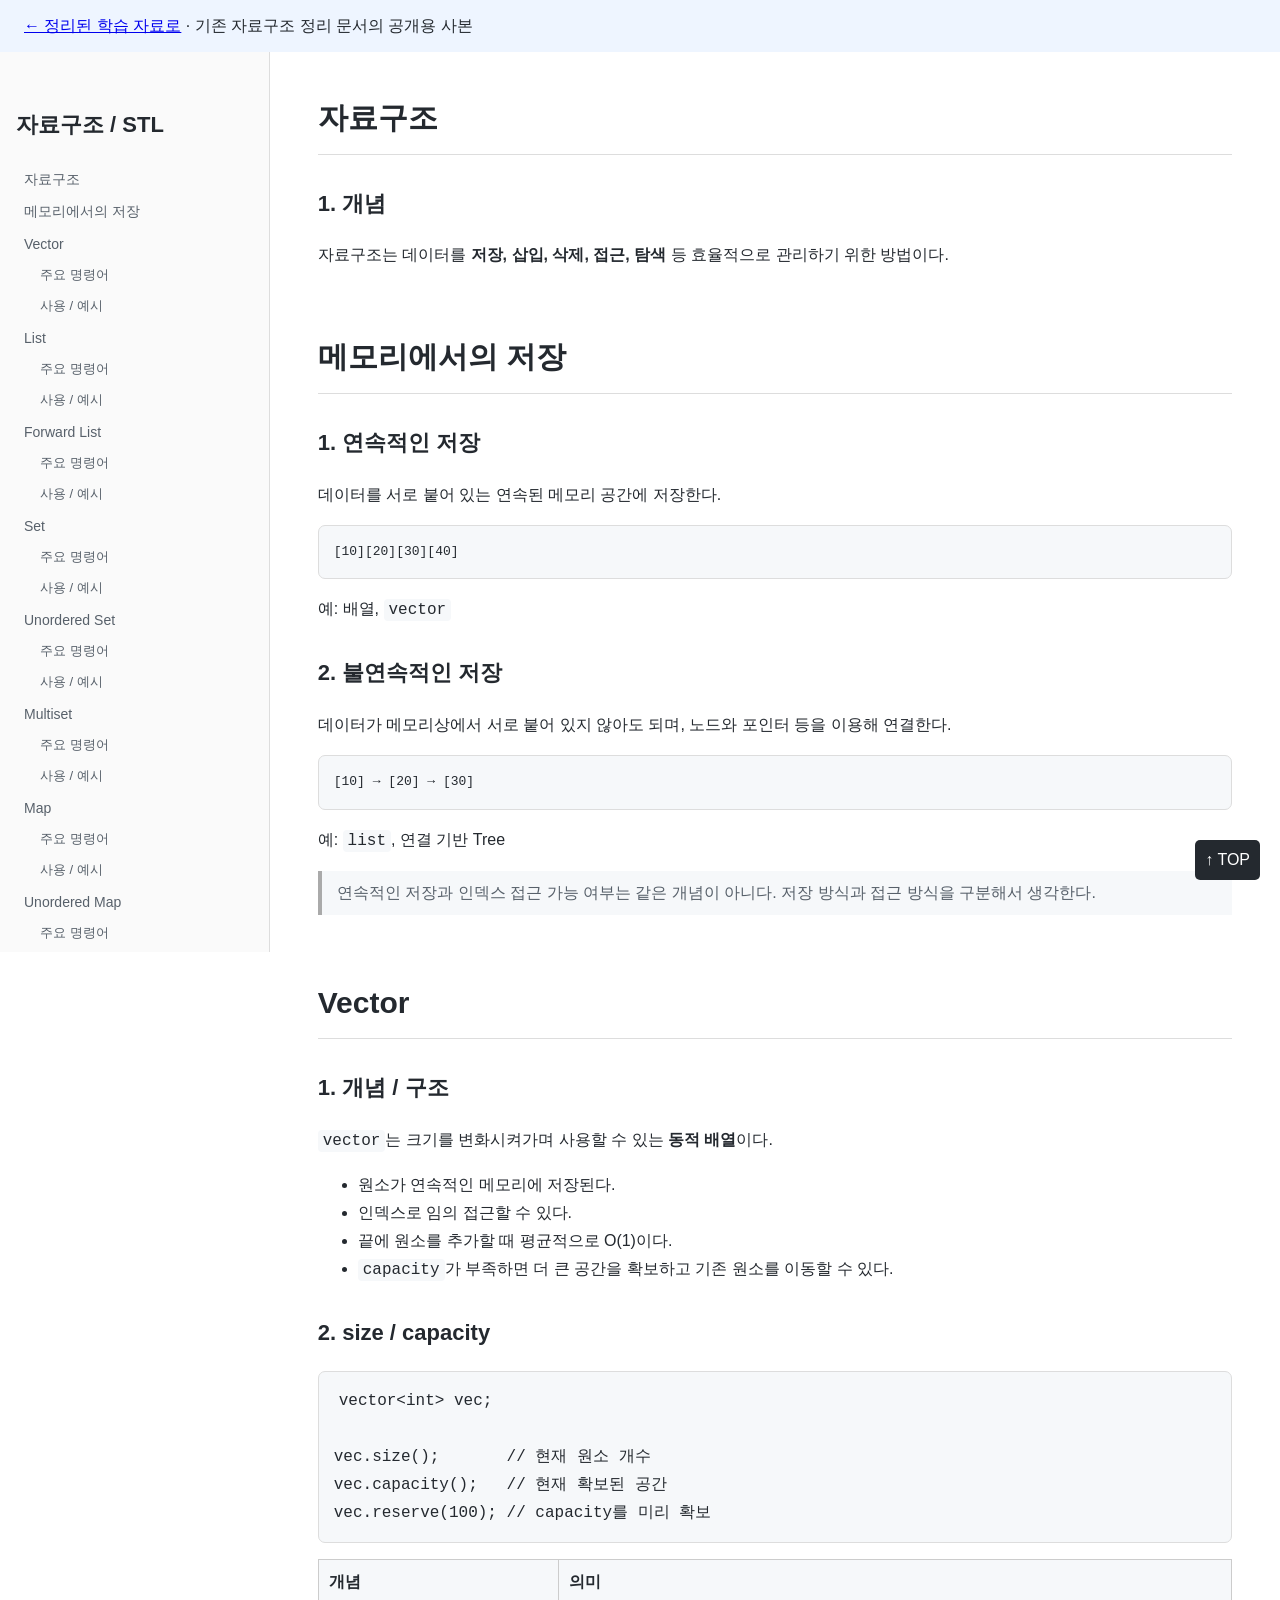
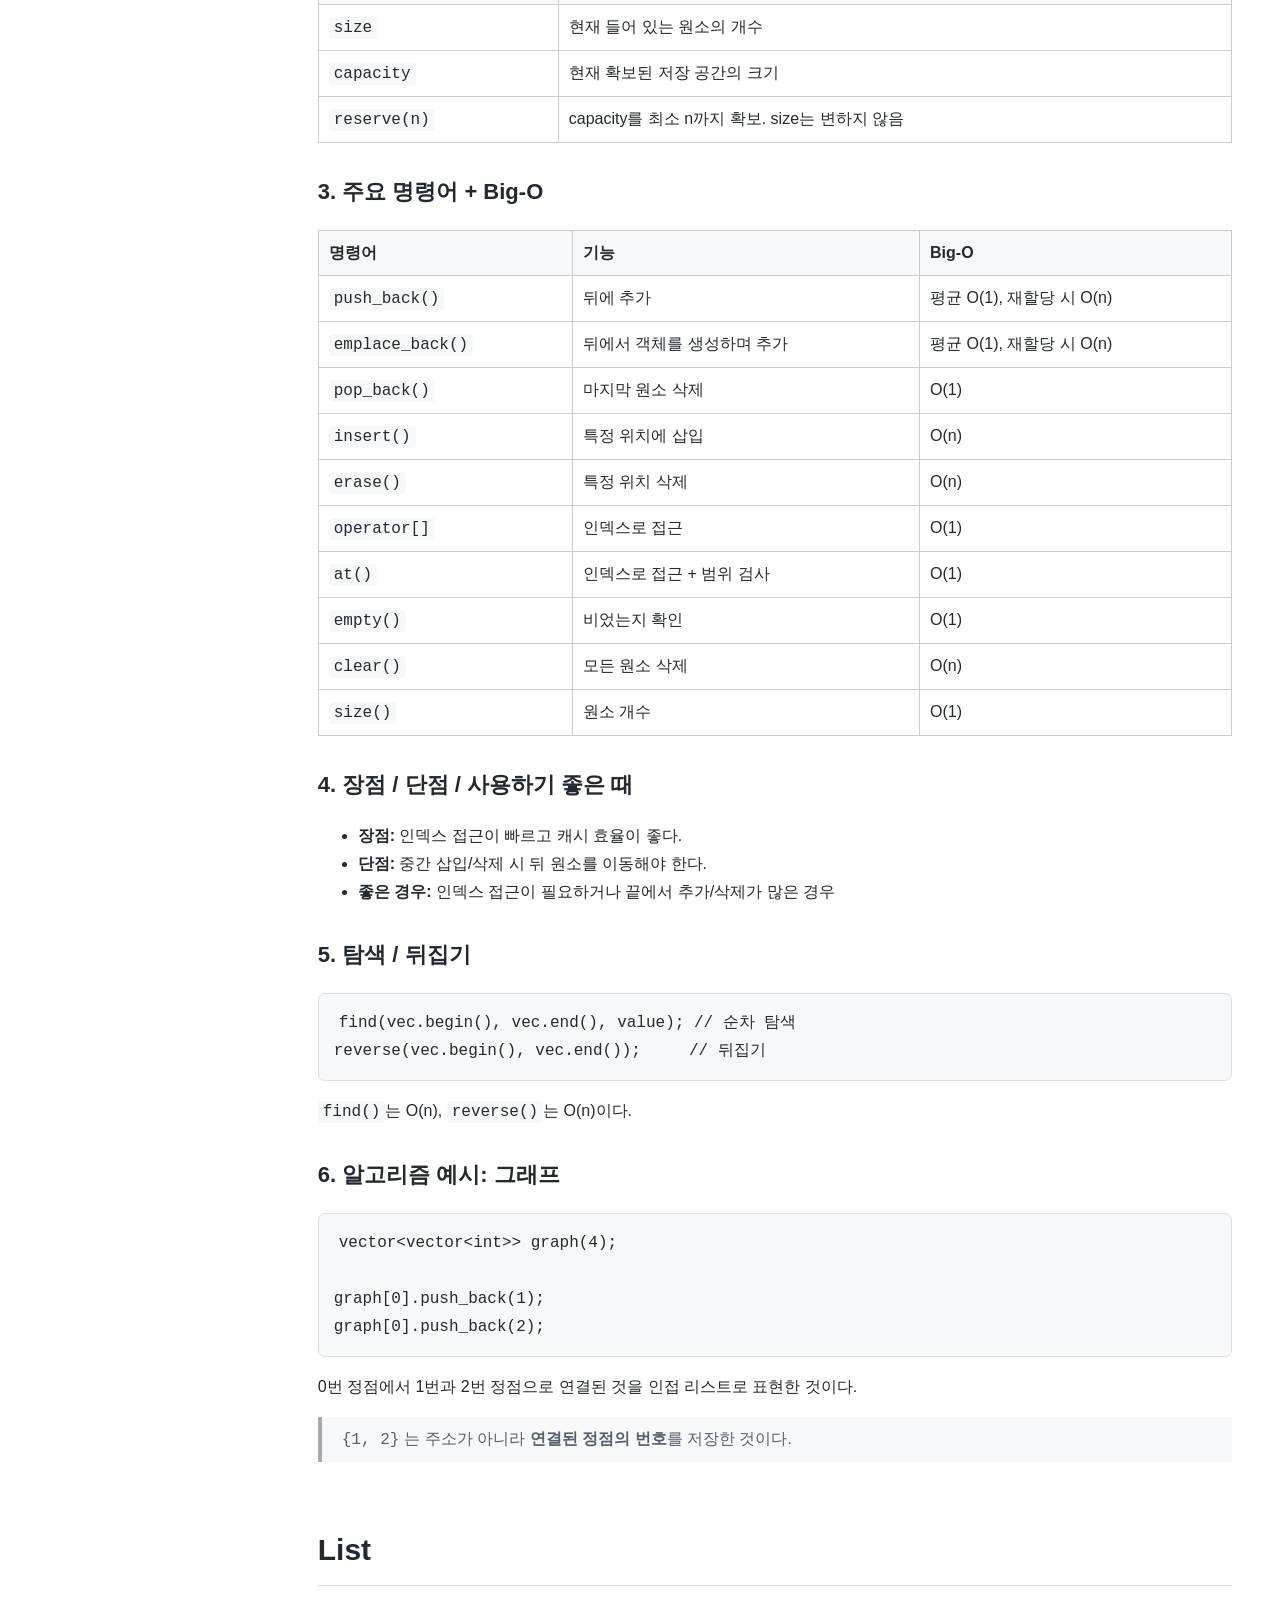
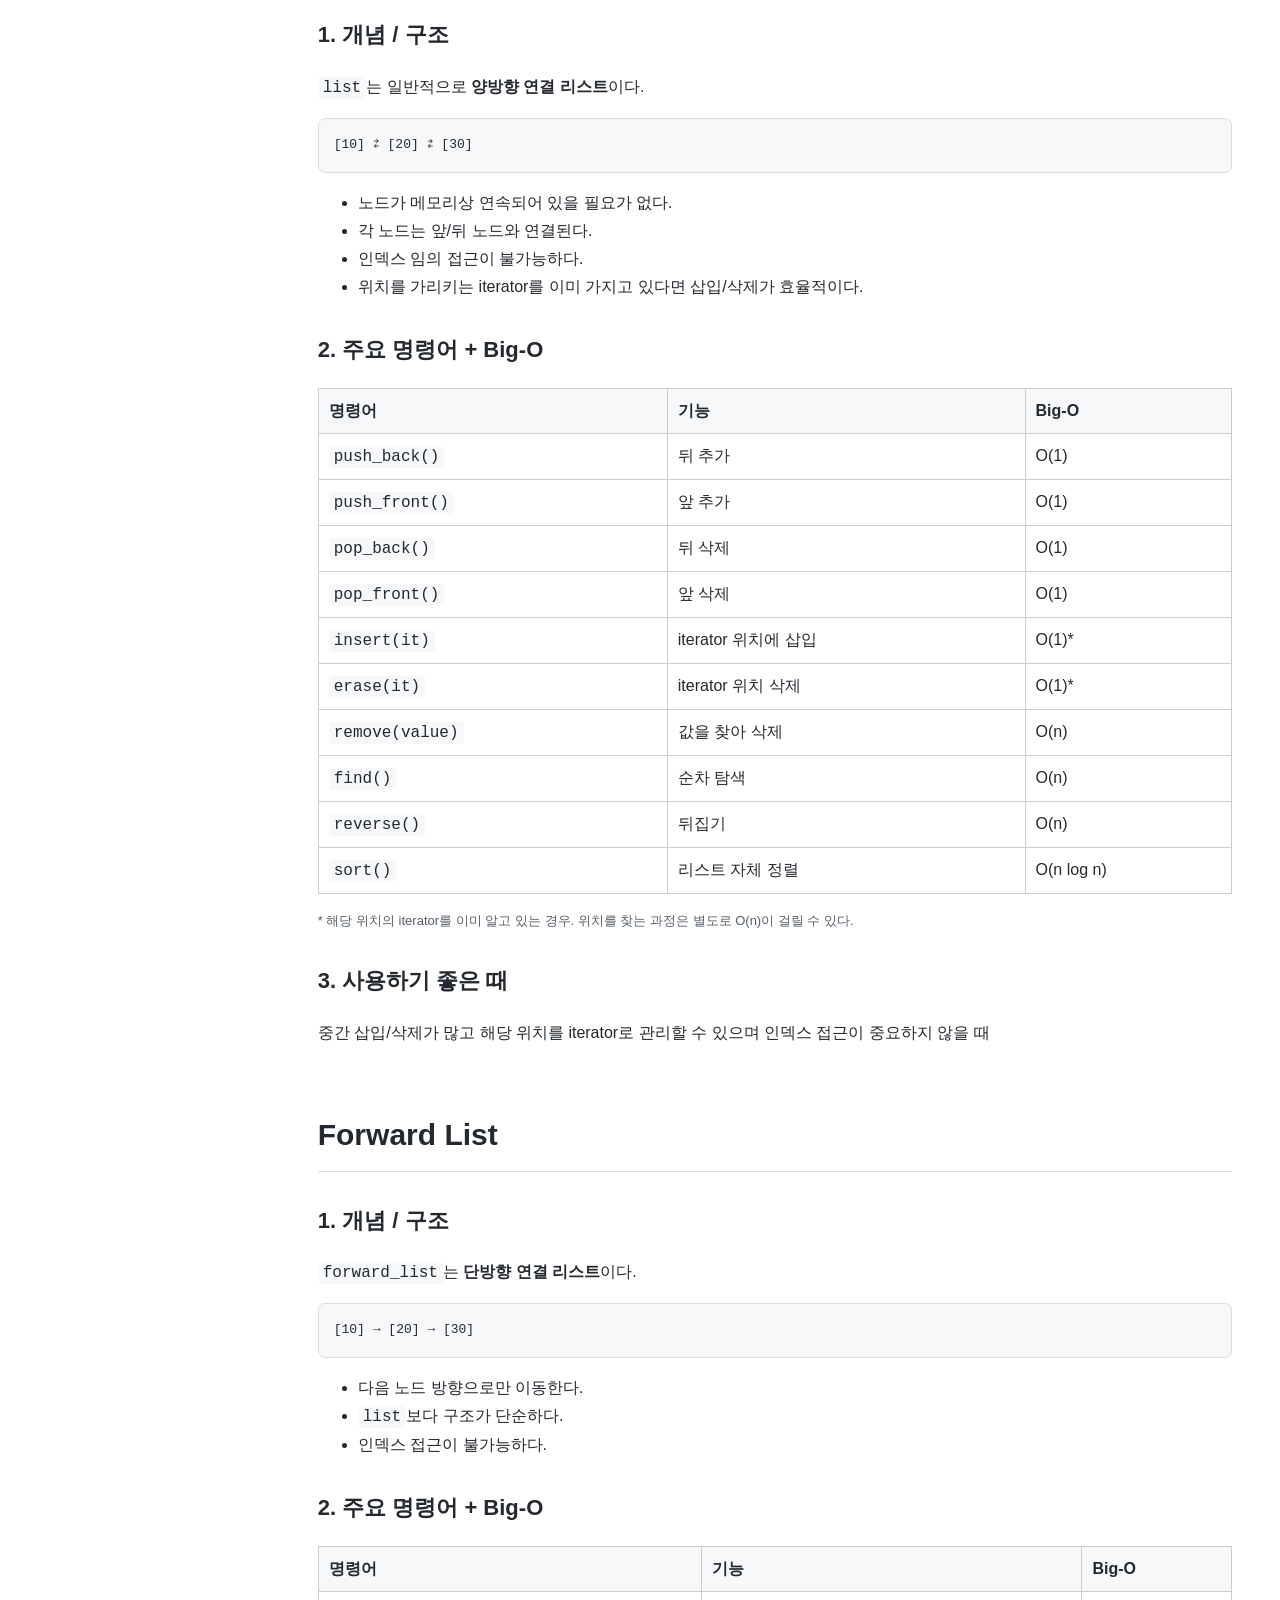
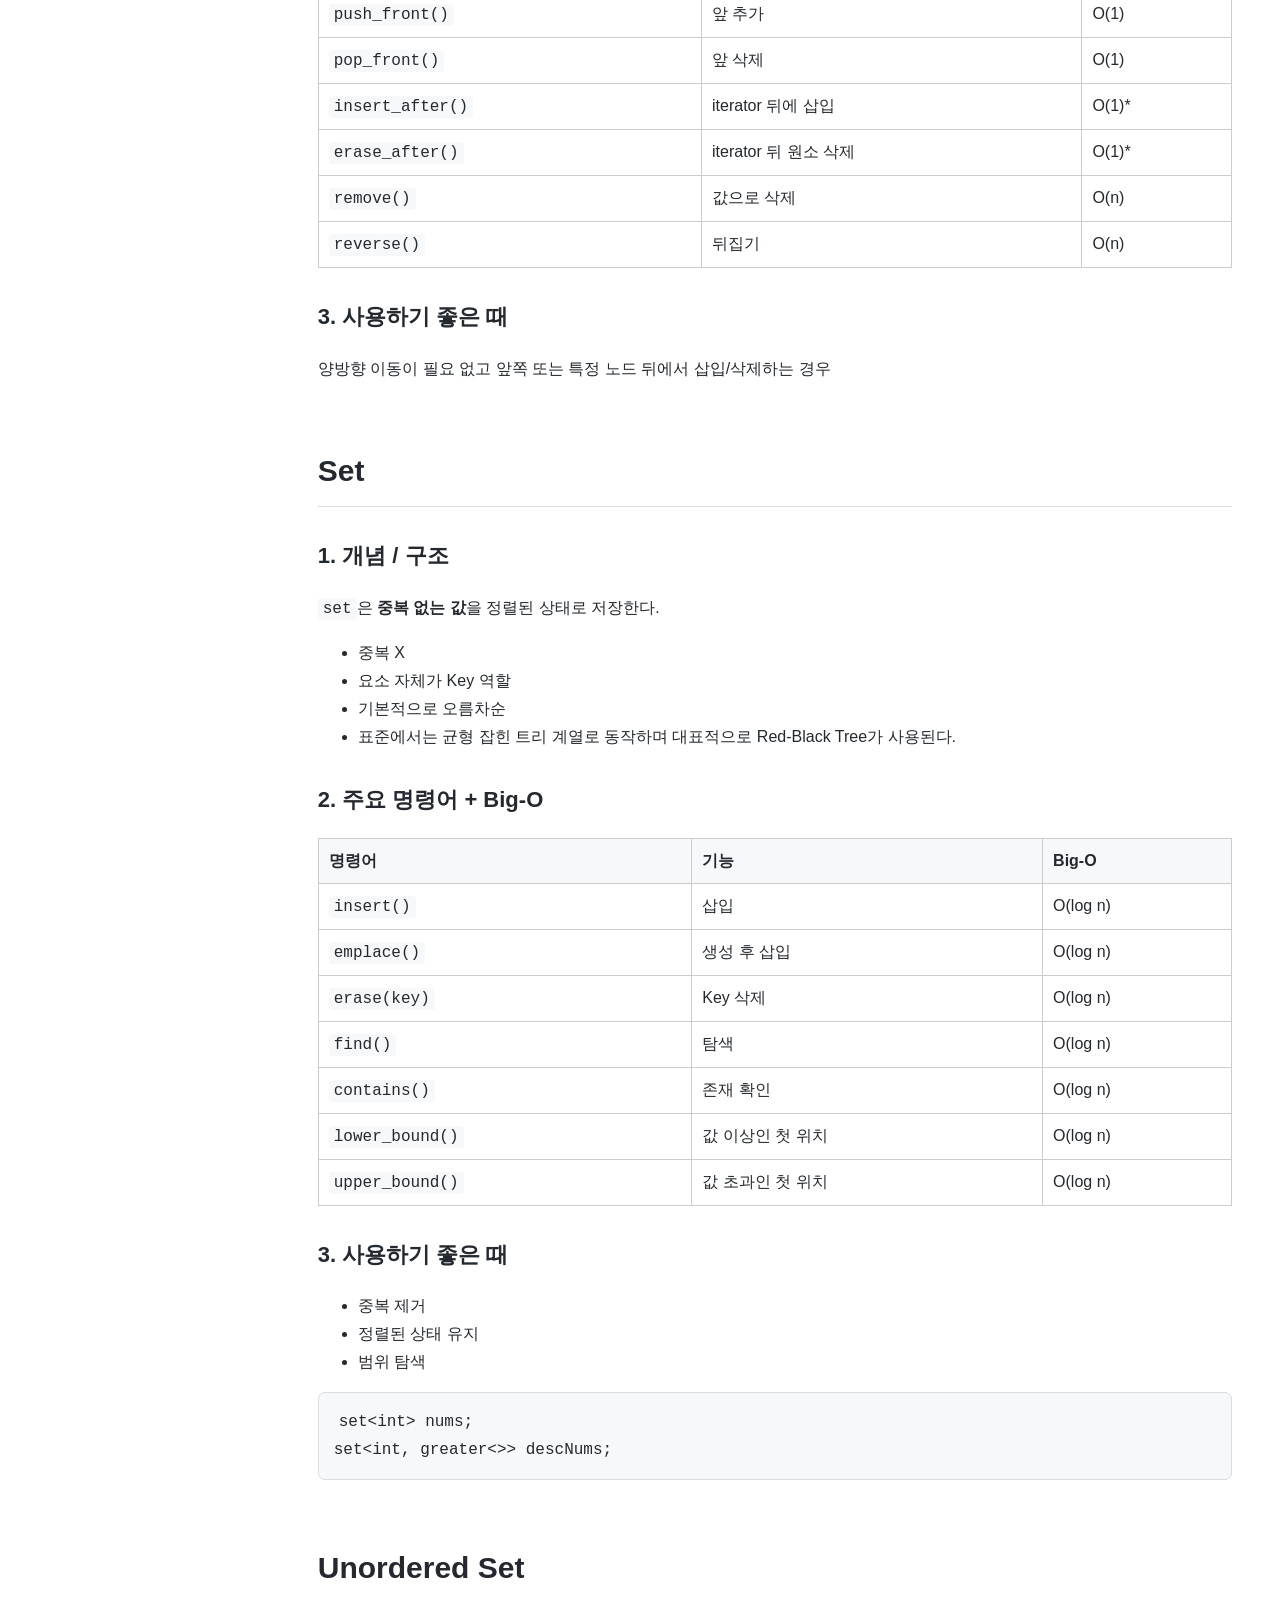
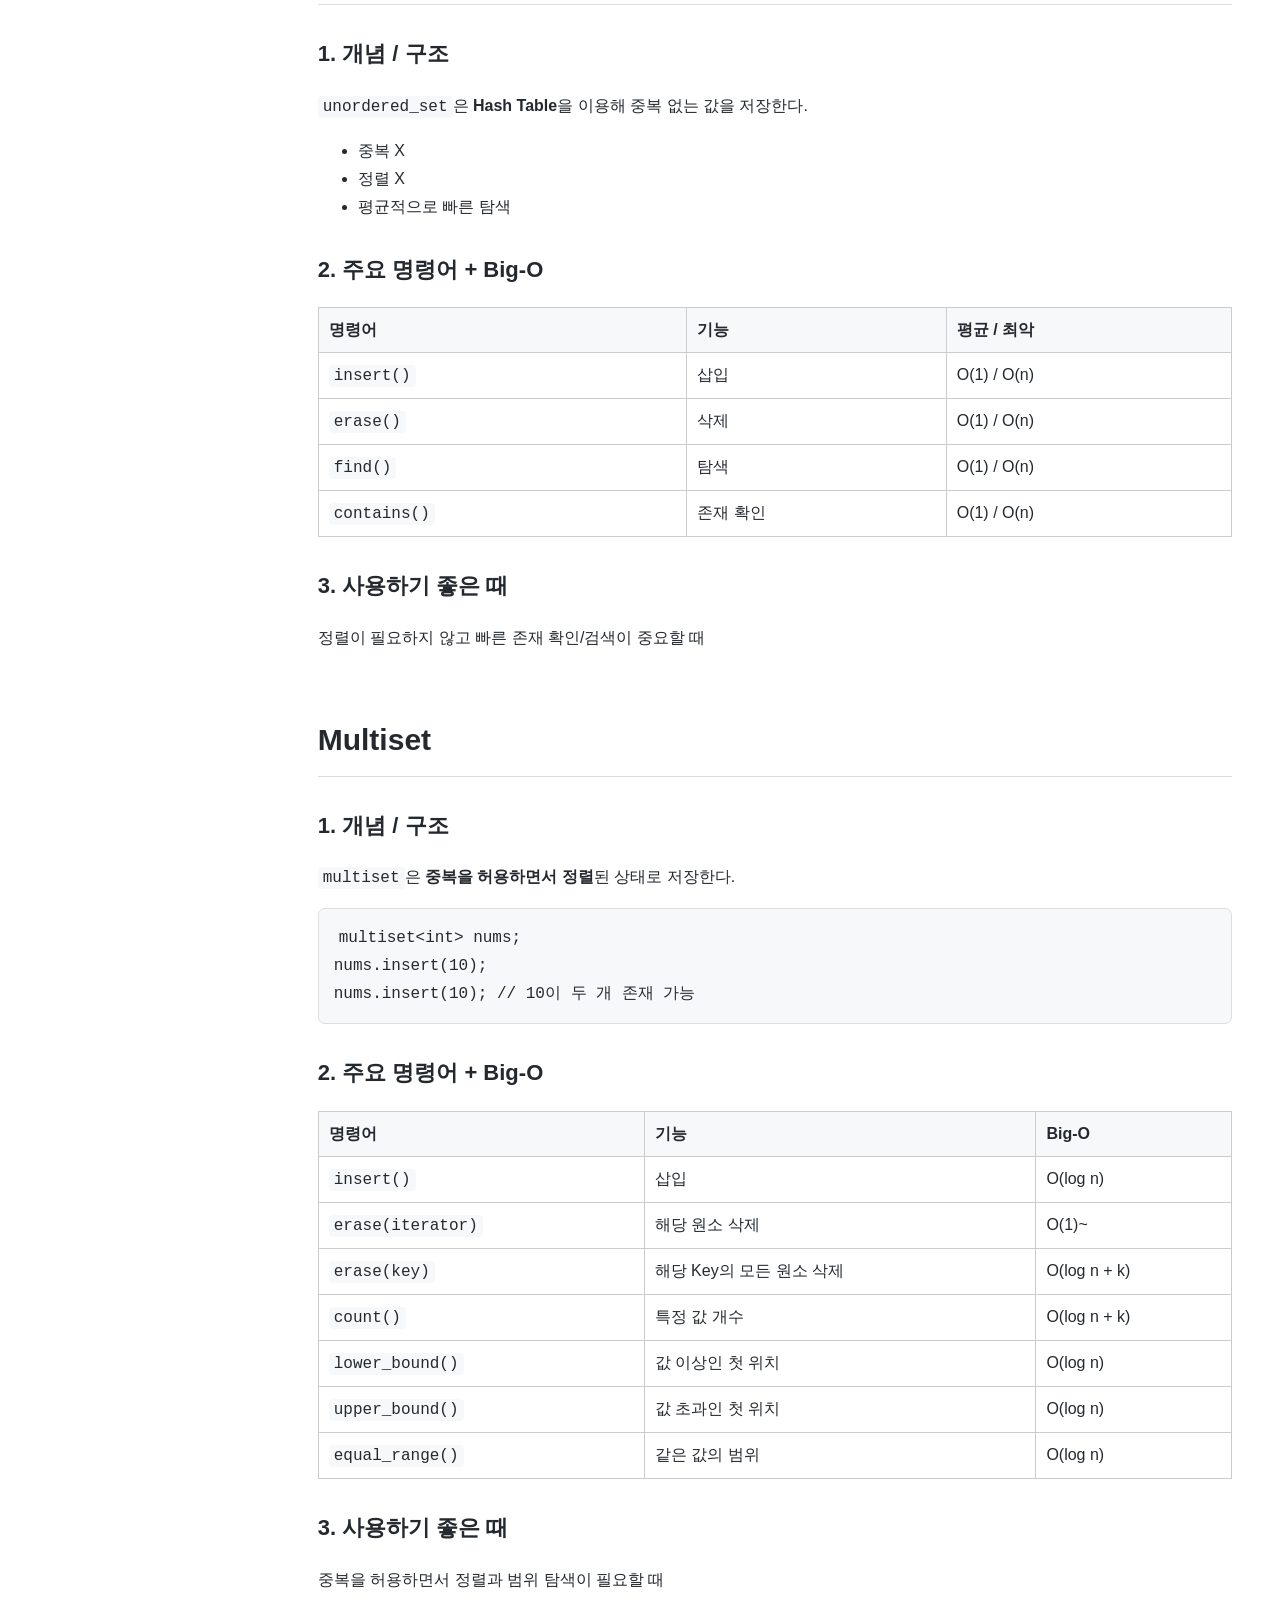
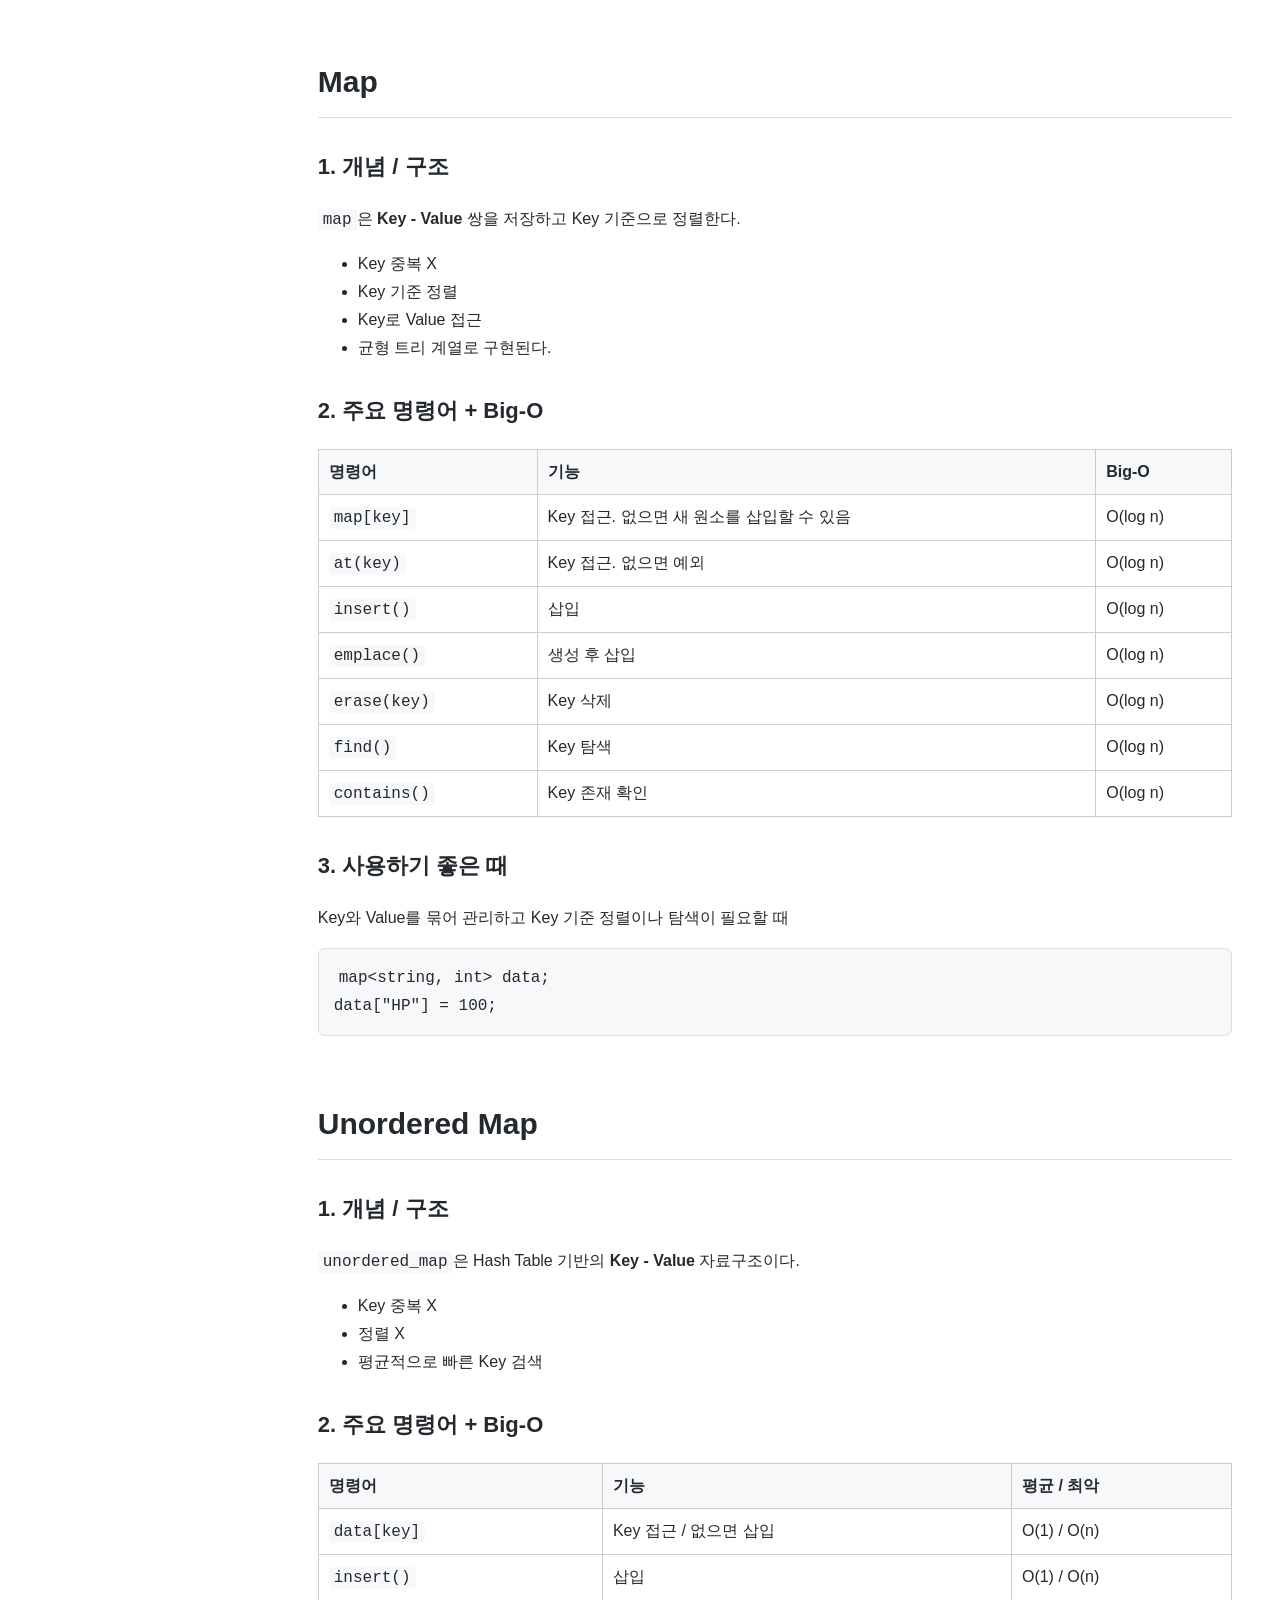
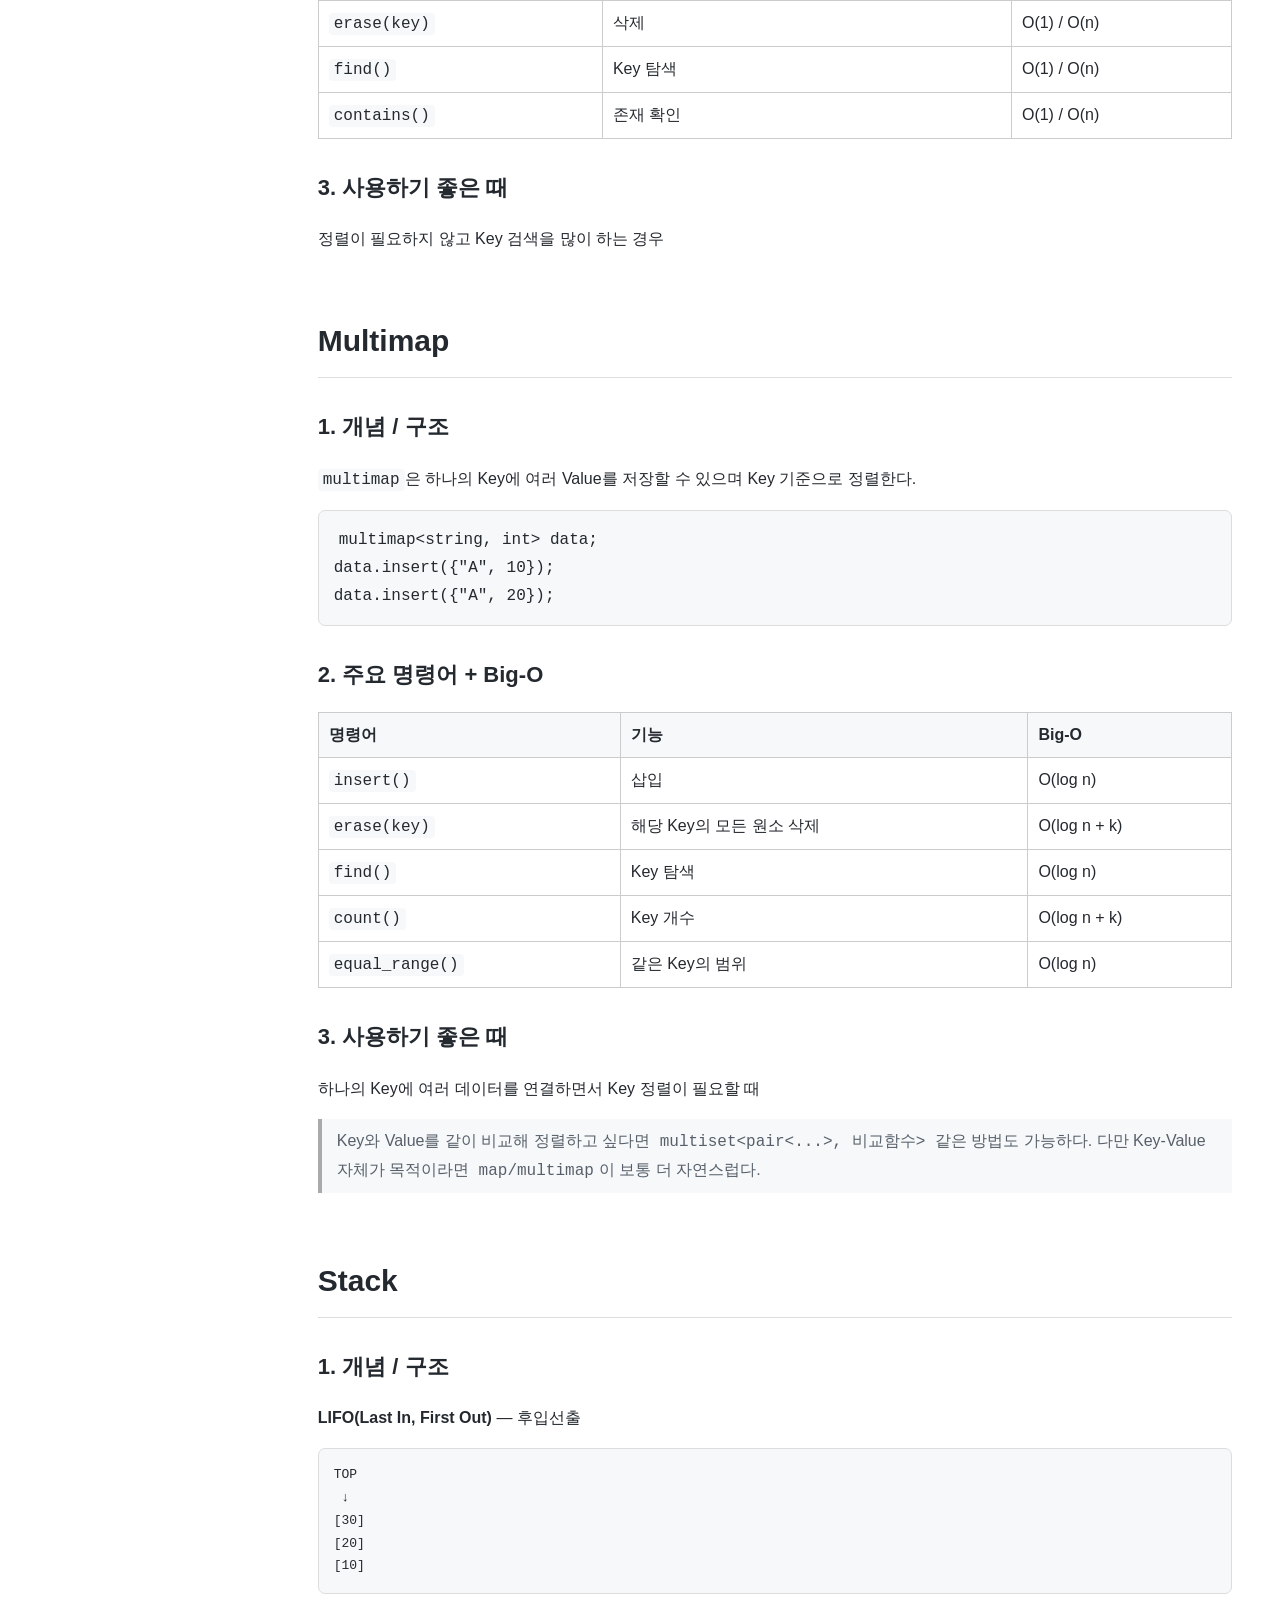
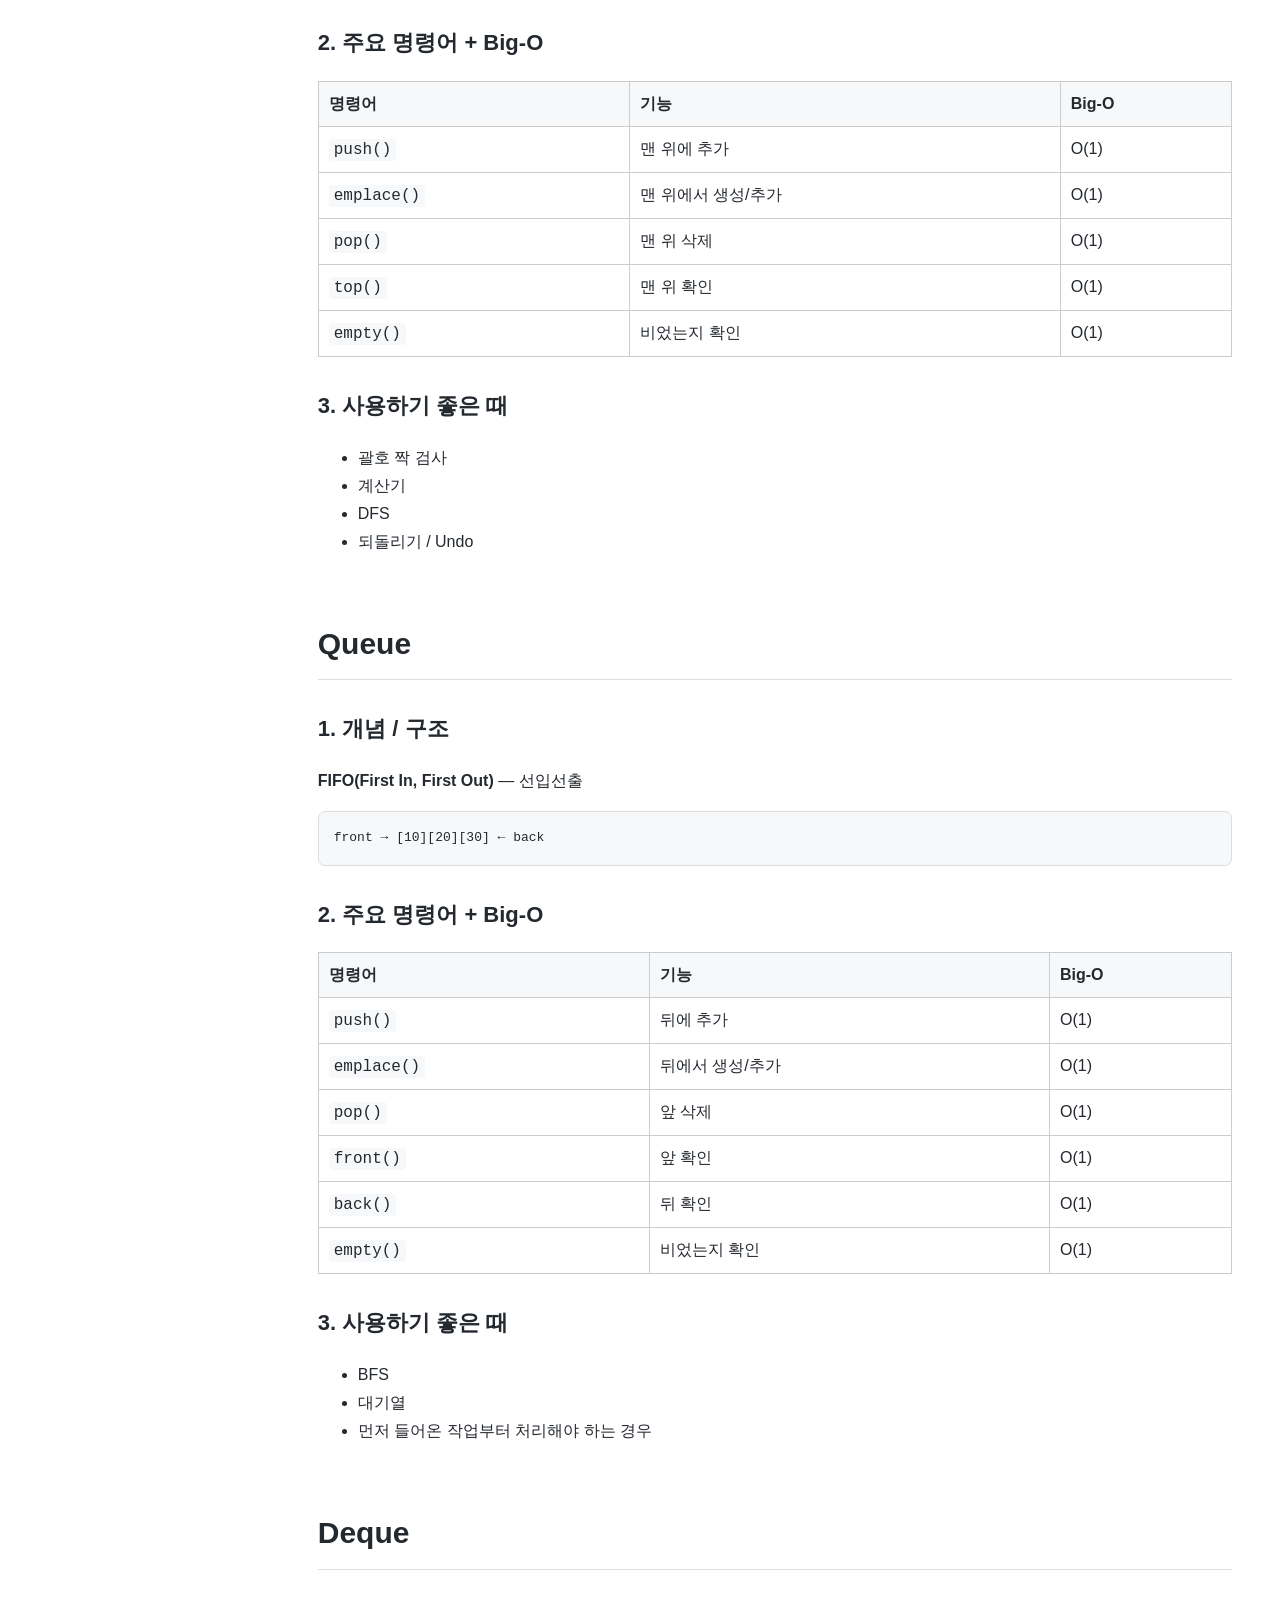
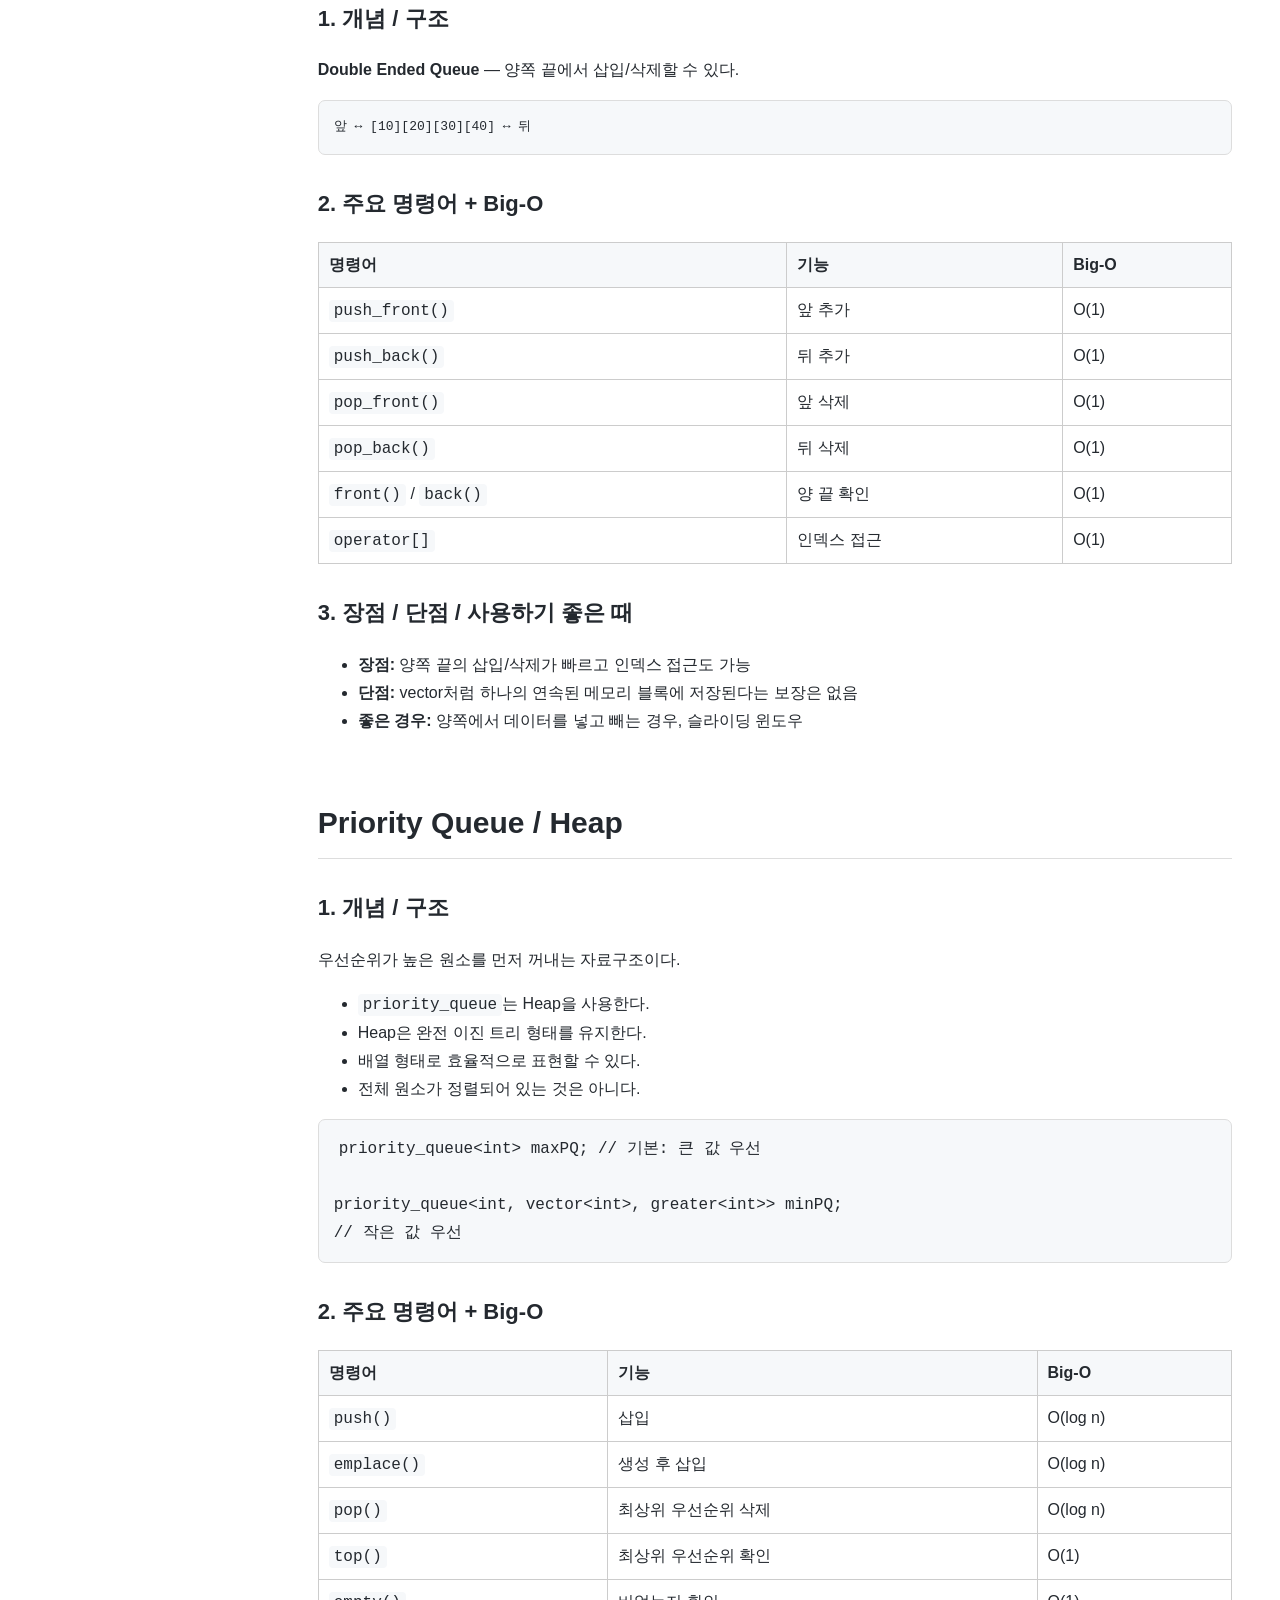
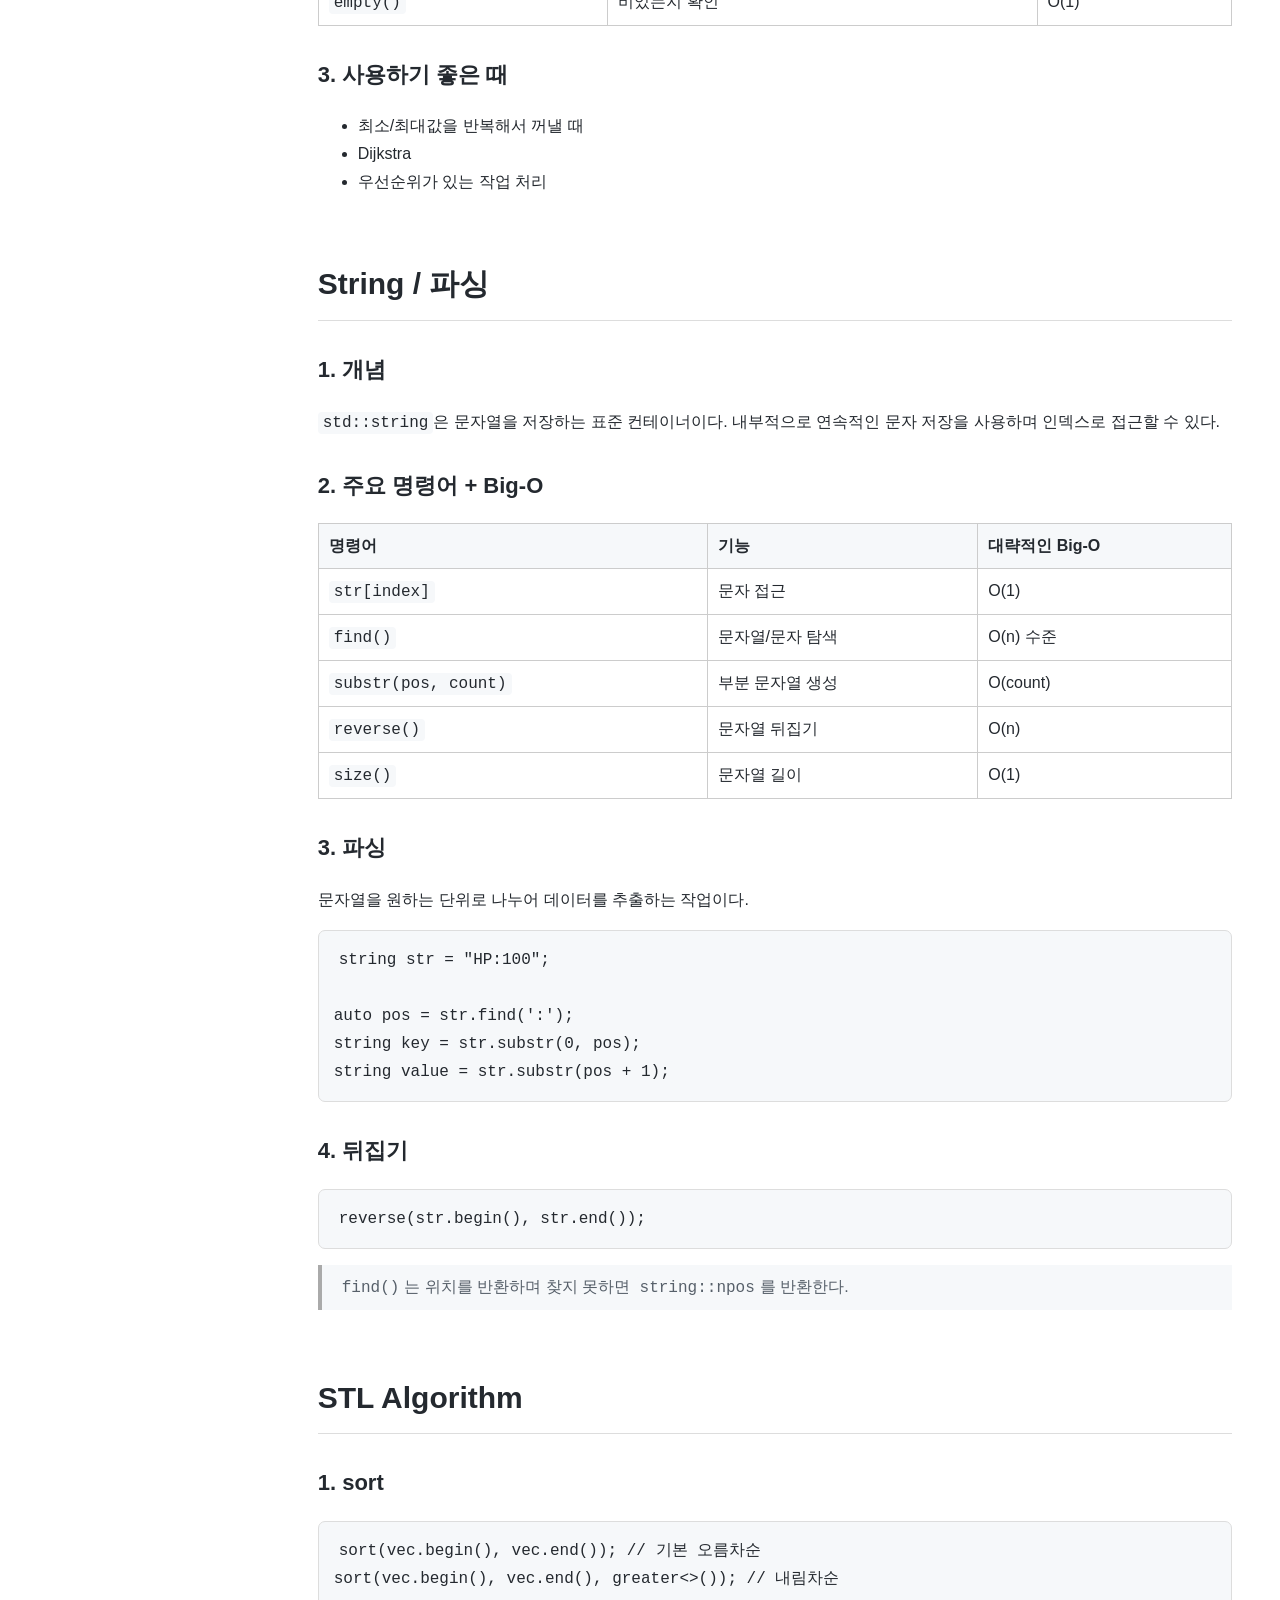
<file: data/guides/stl-reference.html>
<!doctype html>
<html lang="ko">
<head>
<meta charset="utf-8">
<meta name="viewport" content="width=device-width,initial-scale=1">
<title>자료구조 / C++ STL 전체 정리</title>
<style>
*{box-sizing:border-box}html{scroll-behavior:smooth}
body{margin:0;color:#24292f;background:#fff;font-family:Arial,"Noto Sans KR",sans-serif;line-height:1.75}
.layout{display:flex;max-width:1500px;margin:auto}
aside{position:sticky;top:0;width:280px;height:100vh;overflow:auto;padding:24px 16px;border-right:1px solid #ddd;background:#fafafa}
main{width:1050px;max-width:100%;padding:40px 48px 100px}
nav a{display:block;padding:4px 8px;color:#57606a;text-decoration:none;font-size:14px}
nav a:hover{background:#eee;color:#0969da}.sub{padding-left:24px!important;font-size:13px!important}
h1{font-size:30px;margin:62px 0 16px;padding-bottom:9px;border-bottom:1px solid #ddd}
h1:first-of-type{margin-top:0}h2{font-size:22px;margin-top:30px}h3{font-size:18px;margin-top:22px}
code{background:#f6f8fa;padding:2px 5px;border-radius:4px;font-family:Consolas,monospace}
pre{background:#f6f8fa;border:1px solid #ddd;border-radius:7px;padding:15px;overflow:auto}
table{width:100%;border-collapse:collapse;margin:16px 0}
th,td{border:1px solid #ccc;padding:8px 10px;text-align:left;vertical-align:top}
th{background:#f6f8fa}.box{border:1px solid #ddd;border-radius:8px;padding:15px;margin:16px 0}
blockquote{border-left:4px solid #aaa;background:#f6f8fa;margin:16px 0;padding:8px 15px;color:#57606a}
.top{position:fixed;right:20px;bottom:20px;background:#24292f;color:#fff;text-decoration:none;padding:6px 10px;border-radius:5px}
.small{font-size:13px;color:#57606a}
@media(max-width:850px){aside{display:none}main{padding:24px 18px}}
</style>
</head>
<body id="top"><p style="padding:12px 24px;margin:0;background:#eef5ff"><a href="../../index.html#library">← 정리된 학습 자료로</a> · 기존 자료구조 정리 문서의 공개용 사본</p>
<div class="layout">
<aside>
<h2>자료구조 / STL</h2>
<nav>
<a href="#intro">자료구조</a>
<a href="#memory">메모리에서의 저장</a>
<a href="#vector">Vector</a><a class="sub" href="#vector-cmd">주요 명령어</a><a class="sub" href="#vector-use">사용 / 예시</a>
<a href="#list">List</a><a class="sub" href="#list-cmd">주요 명령어</a><a class="sub" href="#list-use">사용 / 예시</a>
<a href="#forward">Forward List</a><a class="sub" href="#forward-cmd">주요 명령어</a><a class="sub" href="#forward-use">사용 / 예시</a>
<a href="#set">Set</a><a class="sub" href="#set-cmd">주요 명령어</a><a class="sub" href="#set-use">사용 / 예시</a>
<a href="#uset">Unordered Set</a><a class="sub" href="#uset-cmd">주요 명령어</a><a class="sub" href="#uset-use">사용 / 예시</a>
<a href="#mset">Multiset</a><a class="sub" href="#mset-cmd">주요 명령어</a><a class="sub" href="#mset-use">사용 / 예시</a>
<a href="#map">Map</a><a class="sub" href="#map-cmd">주요 명령어</a><a class="sub" href="#map-use">사용 / 예시</a>
<a href="#umap">Unordered Map</a><a class="sub" href="#umap-cmd">주요 명령어</a><a class="sub" href="#umap-use">사용 / 예시</a>
<a href="#mmap">Multimap</a><a class="sub" href="#mmap-cmd">주요 명령어</a><a class="sub" href="#mmap-use">사용 / 예시</a>
<a href="#stack">Stack</a><a class="sub" href="#stack-cmd">주요 명령어</a><a class="sub" href="#stack-use">사용 / 예시</a>
<a href="#queue">Queue</a><a class="sub" href="#queue-cmd">주요 명령어</a><a class="sub" href="#queue-use">사용 / 예시</a>
<a href="#deque">Deque</a><a class="sub" href="#deque-cmd">주요 명령어</a><a class="sub" href="#deque-use">사용 / 예시</a>
<a href="#pq">Priority Queue / Heap</a><a class="sub" href="#pq-cmd">주요 명령어</a><a class="sub" href="#pq-use">사용 / 예시</a>
<a href="#string">String / 파싱</a><a class="sub" href="#string-cmd">주요 명령어</a><a class="sub" href="#string-use">사용 / 예시</a>
<a href="#algorithm">STL Algorithm</a>
<a class="sub" href="#algorithm-sort">sort</a><a class="sub" href="#algorithm-search">find / reverse</a><a class="sub" href="#algorithm-container">컨테이너별 정렬</a>
<a href="#graph">Graph</a><a class="sub" href="#graph-list">인접 리스트</a><a class="sub" href="#graph-algo">대표 알고리즘</a>
<a href="#tree">Tree</a><a class="sub" href="#tree-terms">용어</a><a class="sub" href="#tree-types">종류</a>
<a href="#stl">STL 구성</a><a class="sub" href="#stl-core">핵심 구성</a>
<a href="#bigo">Big-O</a><a class="sub" href="#bigo-concept">개념</a>
<a href="#choice">자료구조 선택 기준</a>
<a href="#unreal">Unreal Engine</a>
</nav>
</aside>

<main>
<h1 id="intro">자료구조</h1>
<h2>1. 개념</h2>
<p>자료구조는 데이터를 <strong>저장, 삽입, 삭제, 접근, 탐색</strong> 등 효율적으로 관리하기 위한 방법이다.</p>

<h1 id="memory">메모리에서의 저장</h1>
<h2>1. 연속적인 저장</h2>
<p>데이터를 서로 붙어 있는 연속된 메모리 공간에 저장한다.</p>
<pre>[10][20][30][40]</pre>
<p>예: 배열, <code>vector</code></p>
<h2>2. 불연속적인 저장</h2>
<p>데이터가 메모리상에서 서로 붙어 있지 않아도 되며, 노드와 포인터 등을 이용해 연결한다.</p>
<pre>[10] → [20] → [30]</pre>
<p>예: <code>list</code>, 연결 기반 Tree</p>
<blockquote>연속적인 저장과 인덱스 접근 가능 여부는 같은 개념이 아니다. 저장 방식과 접근 방식을 구분해서 생각한다.</blockquote>

<h1 id="vector">Vector</h1>
<h2>1. 개념 / 구조</h2>
<p><code>vector</code>는 크기를 변화시켜가며 사용할 수 있는 <strong>동적 배열</strong>이다.</p>
<ul><li>원소가 연속적인 메모리에 저장된다.</li><li>인덱스로 임의 접근할 수 있다.</li><li>끝에 원소를 추가할 때 평균적으로 O(1)이다.</li><li><code>capacity</code>가 부족하면 더 큰 공간을 확보하고 기존 원소를 이동할 수 있다.</li></ul>
<h2>2. size / capacity</h2>
<pre><code>vector&lt;int&gt; vec;

vec.size();       // 현재 원소 개수
vec.capacity();   // 현재 확보된 공간
vec.reserve(100); // capacity를 미리 확보</code></pre>
<table><tr><th>개념</th><th>의미</th></tr>
<tr><td><code>size</code></td><td>현재 들어 있는 원소의 개수</td></tr>
<tr><td><code>capacity</code></td><td>현재 확보된 저장 공간의 크기</td></tr>
<tr><td><code>reserve(n)</code></td><td>capacity를 최소 n까지 확보. size는 변하지 않음</td></tr>
</table>
<h2 id="vector-cmd">3. 주요 명령어 + Big-O</h2>
<table><tr><th>명령어</th><th>기능</th><th>Big-O</th></tr>
<tr><td><code>push_back()</code></td><td>뒤에 추가</td><td>평균 O(1), 재할당 시 O(n)</td></tr>
<tr><td><code>emplace_back()</code></td><td>뒤에서 객체를 생성하며 추가</td><td>평균 O(1), 재할당 시 O(n)</td></tr>
<tr><td><code>pop_back()</code></td><td>마지막 원소 삭제</td><td>O(1)</td></tr>
<tr><td><code>insert()</code></td><td>특정 위치에 삽입</td><td>O(n)</td></tr>
<tr><td><code>erase()</code></td><td>특정 위치 삭제</td><td>O(n)</td></tr>
<tr><td><code>operator[]</code></td><td>인덱스로 접근</td><td>O(1)</td></tr>
<tr><td><code>at()</code></td><td>인덱스로 접근 + 범위 검사</td><td>O(1)</td></tr>
<tr><td><code>empty()</code></td><td>비었는지 확인</td><td>O(1)</td></tr>
<tr><td><code>clear()</code></td><td>모든 원소 삭제</td><td>O(n)</td></tr>
<tr><td><code>size()</code></td><td>원소 개수</td><td>O(1)</td></tr>
</table>
<h2 id="vector-use">4. 장점 / 단점 / 사용하기 좋은 때</h2>
<ul><li><strong>장점:</strong> 인덱스 접근이 빠르고 캐시 효율이 좋다.</li><li><strong>단점:</strong> 중간 삽입/삭제 시 뒤 원소를 이동해야 한다.</li><li><strong>좋은 경우:</strong> 인덱스 접근이 필요하거나 끝에서 추가/삭제가 많은 경우</li></ul>
<h2>5. 탐색 / 뒤집기</h2>
<pre><code>find(vec.begin(), vec.end(), value); // 순차 탐색
reverse(vec.begin(), vec.end());     // 뒤집기</code></pre>
<p><code>find()</code>는 O(n), <code>reverse()</code>는 O(n)이다.</p>
<h2>6. 알고리즘 예시: 그래프</h2>
<pre><code>vector&lt;vector&lt;int&gt;&gt; graph(4);

graph[0].push_back(1);
graph[0].push_back(2);</code></pre>
<p>0번 정점에서 1번과 2번 정점으로 연결된 것을 인접 리스트로 표현한 것이다.</p>
<blockquote><code>{1, 2}</code>는 주소가 아니라 <strong>연결된 정점의 번호</strong>를 저장한 것이다.</blockquote>

<h1 id="list">List</h1>
<h2>1. 개념 / 구조</h2>
<p><code>list</code>는 일반적으로 <strong>양방향 연결 리스트</strong>이다.</p>
<pre>[10] ⇄ [20] ⇄ [30]</pre>
<ul><li>노드가 메모리상 연속되어 있을 필요가 없다.</li><li>각 노드는 앞/뒤 노드와 연결된다.</li><li>인덱스 임의 접근이 불가능하다.</li><li>위치를 가리키는 iterator를 이미 가지고 있다면 삽입/삭제가 효율적이다.</li></ul>
<h2 id="list-cmd">2. 주요 명령어 + Big-O</h2>
<table><tr><th>명령어</th><th>기능</th><th>Big-O</th></tr>
<tr><td><code>push_back()</code></td><td>뒤 추가</td><td>O(1)</td></tr>
<tr><td><code>push_front()</code></td><td>앞 추가</td><td>O(1)</td></tr>
<tr><td><code>pop_back()</code></td><td>뒤 삭제</td><td>O(1)</td></tr>
<tr><td><code>pop_front()</code></td><td>앞 삭제</td><td>O(1)</td></tr>
<tr><td><code>insert(it)</code></td><td>iterator 위치에 삽입</td><td>O(1)*</td></tr>
<tr><td><code>erase(it)</code></td><td>iterator 위치 삭제</td><td>O(1)*</td></tr>
<tr><td><code>remove(value)</code></td><td>값을 찾아 삭제</td><td>O(n)</td></tr>
<tr><td><code>find()</code></td><td>순차 탐색</td><td>O(n)</td></tr>
<tr><td><code>reverse()</code></td><td>뒤집기</td><td>O(n)</td></tr>
<tr><td><code>sort()</code></td><td>리스트 자체 정렬</td><td>O(n log n)</td></tr>
</table>
<p class="small">* 해당 위치의 iterator를 이미 알고 있는 경우. 위치를 찾는 과정은 별도로 O(n)이 걸릴 수 있다.</p>
<h2 id="list-use">3. 사용하기 좋은 때</h2><p>중간 삽입/삭제가 많고 해당 위치를 iterator로 관리할 수 있으며 인덱스 접근이 중요하지 않을 때</p>

<h1 id="forward">Forward List</h1>
<h2>1. 개념 / 구조</h2>
<p><code>forward_list</code>는 <strong>단방향 연결 리스트</strong>이다.</p>
<pre>[10] → [20] → [30]</pre>
<ul><li>다음 노드 방향으로만 이동한다.</li><li><code>list</code>보다 구조가 단순하다.</li><li>인덱스 접근이 불가능하다.</li></ul>
<h2 id="forward-cmd">2. 주요 명령어 + Big-O</h2>
<table><tr><th>명령어</th><th>기능</th><th>Big-O</th></tr>
<tr><td><code>push_front()</code></td><td>앞 추가</td><td>O(1)</td></tr>
<tr><td><code>pop_front()</code></td><td>앞 삭제</td><td>O(1)</td></tr>
<tr><td><code>insert_after()</code></td><td>iterator 뒤에 삽입</td><td>O(1)*</td></tr>
<tr><td><code>erase_after()</code></td><td>iterator 뒤 원소 삭제</td><td>O(1)*</td></tr>
<tr><td><code>remove()</code></td><td>값으로 삭제</td><td>O(n)</td></tr>
<tr><td><code>reverse()</code></td><td>뒤집기</td><td>O(n)</td></tr>
</table>
<h2 id="forward-use">3. 사용하기 좋은 때</h2><p>양방향 이동이 필요 없고 앞쪽 또는 특정 노드 뒤에서 삽입/삭제하는 경우</p>

<h1 id="set">Set</h1>
<h2>1. 개념 / 구조</h2>
<p><code>set</code>은 <strong>중복 없는 값</strong>을 정렬된 상태로 저장한다.</p>
<ul><li>중복 X</li><li>요소 자체가 Key 역할</li><li>기본적으로 오름차순</li><li>표준에서는 균형 잡힌 트리 계열로 동작하며 대표적으로 Red-Black Tree가 사용된다.</li></ul>
<h2 id="set-cmd">2. 주요 명령어 + Big-O</h2>
<table><tr><th>명령어</th><th>기능</th><th>Big-O</th></tr>
<tr><td><code>insert()</code></td><td>삽입</td><td>O(log n)</td></tr>
<tr><td><code>emplace()</code></td><td>생성 후 삽입</td><td>O(log n)</td></tr>
<tr><td><code>erase(key)</code></td><td>Key 삭제</td><td>O(log n)</td></tr>
<tr><td><code>find()</code></td><td>탐색</td><td>O(log n)</td></tr>
<tr><td><code>contains()</code></td><td>존재 확인</td><td>O(log n)</td></tr>
<tr><td><code>lower_bound()</code></td><td>값 이상인 첫 위치</td><td>O(log n)</td></tr>
<tr><td><code>upper_bound()</code></td><td>값 초과인 첫 위치</td><td>O(log n)</td></tr>
</table>
<h2 id="set-use">3. 사용하기 좋은 때</h2><ul><li>중복 제거</li><li>정렬된 상태 유지</li><li>범위 탐색</li></ul>
<pre><code>set&lt;int&gt; nums;
set&lt;int, greater&lt;&gt;&gt; descNums;</code></pre>

<h1 id="uset">Unordered Set</h1>
<h2>1. 개념 / 구조</h2>
<p><code>unordered_set</code>은 <strong>Hash Table</strong>을 이용해 중복 없는 값을 저장한다.</p>
<ul><li>중복 X</li><li>정렬 X</li><li>평균적으로 빠른 탐색</li></ul>
<h2 id="uset-cmd">2. 주요 명령어 + Big-O</h2>
<table><tr><th>명령어</th><th>기능</th><th>평균 / 최악</th></tr>
<tr><td><code>insert()</code></td><td>삽입</td><td>O(1) / O(n)</td></tr>
<tr><td><code>erase()</code></td><td>삭제</td><td>O(1) / O(n)</td></tr>
<tr><td><code>find()</code></td><td>탐색</td><td>O(1) / O(n)</td></tr>
<tr><td><code>contains()</code></td><td>존재 확인</td><td>O(1) / O(n)</td></tr>
</table>
<h2 id="uset-use">3. 사용하기 좋은 때</h2><p>정렬이 필요하지 않고 빠른 존재 확인/검색이 중요할 때</p>

<h1 id="mset">Multiset</h1>
<h2>1. 개념 / 구조</h2>
<p><code>multiset</code>은 <strong>중복을 허용하면서 정렬</strong>된 상태로 저장한다.</p>
<pre><code>multiset&lt;int&gt; nums;
nums.insert(10);
nums.insert(10); // 10이 두 개 존재 가능</code></pre>
<h2 id="mset-cmd">2. 주요 명령어 + Big-O</h2>
<table><tr><th>명령어</th><th>기능</th><th>Big-O</th></tr>
<tr><td><code>insert()</code></td><td>삽입</td><td>O(log n)</td></tr>
<tr><td><code>erase(iterator)</code></td><td>해당 원소 삭제</td><td>O(1)~</td></tr>
<tr><td><code>erase(key)</code></td><td>해당 Key의 모든 원소 삭제</td><td>O(log n + k)</td></tr>
<tr><td><code>count()</code></td><td>특정 값 개수</td><td>O(log n + k)</td></tr>
<tr><td><code>lower_bound()</code></td><td>값 이상인 첫 위치</td><td>O(log n)</td></tr>
<tr><td><code>upper_bound()</code></td><td>값 초과인 첫 위치</td><td>O(log n)</td></tr>
<tr><td><code>equal_range()</code></td><td>같은 값의 범위</td><td>O(log n)</td></tr>
</table>
<h2 id="mset-use">3. 사용하기 좋은 때</h2><p>중복을 허용하면서 정렬과 범위 탐색이 필요할 때</p>

<h1 id="map">Map</h1>
<h2>1. 개념 / 구조</h2>
<p><code>map</code>은 <strong>Key - Value</strong> 쌍을 저장하고 Key 기준으로 정렬한다.</p>
<ul><li>Key 중복 X</li><li>Key 기준 정렬</li><li>Key로 Value 접근</li><li>균형 트리 계열로 구현된다.</li></ul>
<h2 id="map-cmd">2. 주요 명령어 + Big-O</h2>
<table><tr><th>명령어</th><th>기능</th><th>Big-O</th></tr>
<tr><td><code>map[key]</code></td><td>Key 접근. 없으면 새 원소를 삽입할 수 있음</td><td>O(log n)</td></tr>
<tr><td><code>at(key)</code></td><td>Key 접근. 없으면 예외</td><td>O(log n)</td></tr>
<tr><td><code>insert()</code></td><td>삽입</td><td>O(log n)</td></tr>
<tr><td><code>emplace()</code></td><td>생성 후 삽입</td><td>O(log n)</td></tr>
<tr><td><code>erase(key)</code></td><td>Key 삭제</td><td>O(log n)</td></tr>
<tr><td><code>find()</code></td><td>Key 탐색</td><td>O(log n)</td></tr>
<tr><td><code>contains()</code></td><td>Key 존재 확인</td><td>O(log n)</td></tr>
</table>
<h2 id="map-use">3. 사용하기 좋은 때</h2><p>Key와 Value를 묶어 관리하고 Key 기준 정렬이나 탐색이 필요할 때</p>
<pre><code>map&lt;string, int&gt; data;
data["HP"] = 100;</code></pre>

<h1 id="umap">Unordered Map</h1>
<h2>1. 개념 / 구조</h2>
<p><code>unordered_map</code>은 Hash Table 기반의 <strong>Key - Value</strong> 자료구조이다.</p>
<ul><li>Key 중복 X</li><li>정렬 X</li><li>평균적으로 빠른 Key 검색</li></ul>
<h2 id="umap-cmd">2. 주요 명령어 + Big-O</h2>
<table><tr><th>명령어</th><th>기능</th><th>평균 / 최악</th></tr>
<tr><td><code>data[key]</code></td><td>Key 접근 / 없으면 삽입</td><td>O(1) / O(n)</td></tr>
<tr><td><code>insert()</code></td><td>삽입</td><td>O(1) / O(n)</td></tr>
<tr><td><code>erase(key)</code></td><td>삭제</td><td>O(1) / O(n)</td></tr>
<tr><td><code>find()</code></td><td>Key 탐색</td><td>O(1) / O(n)</td></tr>
<tr><td><code>contains()</code></td><td>존재 확인</td><td>O(1) / O(n)</td></tr>
</table>
<h2 id="umap-use">3. 사용하기 좋은 때</h2><p>정렬이 필요하지 않고 Key 검색을 많이 하는 경우</p>

<h1 id="mmap">Multimap</h1>
<h2>1. 개념 / 구조</h2>
<p><code>multimap</code>은 하나의 Key에 여러 Value를 저장할 수 있으며 Key 기준으로 정렬한다.</p>
<pre><code>multimap&lt;string, int&gt; data;
data.insert({"A", 10});
data.insert({"A", 20});</code></pre>
<h2 id="mmap-cmd">2. 주요 명령어 + Big-O</h2>
<table><tr><th>명령어</th><th>기능</th><th>Big-O</th></tr>
<tr><td><code>insert()</code></td><td>삽입</td><td>O(log n)</td></tr>
<tr><td><code>erase(key)</code></td><td>해당 Key의 모든 원소 삭제</td><td>O(log n + k)</td></tr>
<tr><td><code>find()</code></td><td>Key 탐색</td><td>O(log n)</td></tr>
<tr><td><code>count()</code></td><td>Key 개수</td><td>O(log n + k)</td></tr>
<tr><td><code>equal_range()</code></td><td>같은 Key의 범위</td><td>O(log n)</td></tr>
</table>
<h2 id="mmap-use">3. 사용하기 좋은 때</h2><p>하나의 Key에 여러 데이터를 연결하면서 Key 정렬이 필요할 때</p>
<blockquote>Key와 Value를 같이 비교해 정렬하고 싶다면 <code>multiset&lt;pair&lt;...&gt;, 비교함수&gt;</code> 같은 방법도 가능하다. 다만 Key-Value 자체가 목적이라면 <code>map/multimap</code>이 보통 더 자연스럽다.</blockquote>

<h1 id="stack">Stack</h1>
<h2>1. 개념 / 구조</h2>
<p><strong>LIFO(Last In, First Out)</strong> — 후입선출</p>
<pre>TOP
 ↓
[30]
[20]
[10]</pre>
<h2 id="stack-cmd">2. 주요 명령어 + Big-O</h2>
<table><tr><th>명령어</th><th>기능</th><th>Big-O</th></tr>
<tr><td><code>push()</code></td><td>맨 위에 추가</td><td>O(1)</td></tr>
<tr><td><code>emplace()</code></td><td>맨 위에서 생성/추가</td><td>O(1)</td></tr>
<tr><td><code>pop()</code></td><td>맨 위 삭제</td><td>O(1)</td></tr>
<tr><td><code>top()</code></td><td>맨 위 확인</td><td>O(1)</td></tr>
<tr><td><code>empty()</code></td><td>비었는지 확인</td><td>O(1)</td></tr>
</table>
<h2 id="stack-use">3. 사용하기 좋은 때</h2><ul><li>괄호 짝 검사</li><li>계산기</li><li>DFS</li><li>되돌리기 / Undo</li></ul>

<h1 id="queue">Queue</h1>
<h2>1. 개념 / 구조</h2>
<p><strong>FIFO(First In, First Out)</strong> — 선입선출</p>
<pre>front → [10][20][30] ← back</pre>
<h2 id="queue-cmd">2. 주요 명령어 + Big-O</h2>
<table><tr><th>명령어</th><th>기능</th><th>Big-O</th></tr>
<tr><td><code>push()</code></td><td>뒤에 추가</td><td>O(1)</td></tr>
<tr><td><code>emplace()</code></td><td>뒤에서 생성/추가</td><td>O(1)</td></tr>
<tr><td><code>pop()</code></td><td>앞 삭제</td><td>O(1)</td></tr>
<tr><td><code>front()</code></td><td>앞 확인</td><td>O(1)</td></tr>
<tr><td><code>back()</code></td><td>뒤 확인</td><td>O(1)</td></tr>
<tr><td><code>empty()</code></td><td>비었는지 확인</td><td>O(1)</td></tr>
</table>
<h2 id="queue-use">3. 사용하기 좋은 때</h2><ul><li>BFS</li><li>대기열</li><li>먼저 들어온 작업부터 처리해야 하는 경우</li></ul>

<h1 id="deque">Deque</h1>
<h2>1. 개념 / 구조</h2>
<p><strong>Double Ended Queue</strong> — 양쪽 끝에서 삽입/삭제할 수 있다.</p>
<pre>앞 ↔ [10][20][30][40] ↔ 뒤</pre>
<h2 id="deque-cmd">2. 주요 명령어 + Big-O</h2>
<table><tr><th>명령어</th><th>기능</th><th>Big-O</th></tr>
<tr><td><code>push_front()</code></td><td>앞 추가</td><td>O(1)</td></tr>
<tr><td><code>push_back()</code></td><td>뒤 추가</td><td>O(1)</td></tr>
<tr><td><code>pop_front()</code></td><td>앞 삭제</td><td>O(1)</td></tr>
<tr><td><code>pop_back()</code></td><td>뒤 삭제</td><td>O(1)</td></tr>
<tr><td><code>front()</code> / <code>back()</code></td><td>양 끝 확인</td><td>O(1)</td></tr>
<tr><td><code>operator[]</code></td><td>인덱스 접근</td><td>O(1)</td></tr>
</table>
<h2 id="deque-use">3. 장점 / 단점 / 사용하기 좋은 때</h2>
<ul><li><strong>장점:</strong> 양쪽 끝의 삽입/삭제가 빠르고 인덱스 접근도 가능</li><li><strong>단점:</strong> vector처럼 하나의 연속된 메모리 블록에 저장된다는 보장은 없음</li><li><strong>좋은 경우:</strong> 양쪽에서 데이터를 넣고 빼는 경우, 슬라이딩 윈도우</li></ul>

<h1 id="pq">Priority Queue / Heap</h1>
<h2>1. 개념 / 구조</h2>
<p>우선순위가 높은 원소를 먼저 꺼내는 자료구조이다.</p>
<ul><li><code>priority_queue</code>는 Heap을 사용한다.</li><li>Heap은 완전 이진 트리 형태를 유지한다.</li><li>배열 형태로 효율적으로 표현할 수 있다.</li><li>전체 원소가 정렬되어 있는 것은 아니다.</li></ul>
<pre><code>priority_queue&lt;int&gt; maxPQ; // 기본: 큰 값 우선

priority_queue&lt;int, vector&lt;int&gt;, greater&lt;int&gt;&gt; minPQ;
// 작은 값 우선</code></pre>
<h2 id="pq-cmd">2. 주요 명령어 + Big-O</h2>
<table><tr><th>명령어</th><th>기능</th><th>Big-O</th></tr>
<tr><td><code>push()</code></td><td>삽입</td><td>O(log n)</td></tr>
<tr><td><code>emplace()</code></td><td>생성 후 삽입</td><td>O(log n)</td></tr>
<tr><td><code>pop()</code></td><td>최상위 우선순위 삭제</td><td>O(log n)</td></tr>
<tr><td><code>top()</code></td><td>최상위 우선순위 확인</td><td>O(1)</td></tr>
<tr><td><code>empty()</code></td><td>비었는지 확인</td><td>O(1)</td></tr>
</table>
<h2 id="pq-use">3. 사용하기 좋은 때</h2><ul><li>최소/최대값을 반복해서 꺼낼 때</li><li>Dijkstra</li><li>우선순위가 있는 작업 처리</li></ul>

<h1 id="string">String / 파싱</h1>
<h2>1. 개념</h2>
<p><code>std::string</code>은 문자열을 저장하는 표준 컨테이너이다. 내부적으로 연속적인 문자 저장을 사용하며 인덱스로 접근할 수 있다.</p>
<h2 id="string-cmd">2. 주요 명령어 + Big-O</h2>
<table><tr><th>명령어</th><th>기능</th><th>대략적인 Big-O</th></tr>
<tr><td><code>str[index]</code></td><td>문자 접근</td><td>O(1)</td></tr>
<tr><td><code>find()</code></td><td>문자열/문자 탐색</td><td>O(n) 수준</td></tr>
<tr><td><code>substr(pos, count)</code></td><td>부분 문자열 생성</td><td>O(count)</td></tr>
<tr><td><code>reverse()</code></td><td>문자열 뒤집기</td><td>O(n)</td></tr>
<tr><td><code>size()</code></td><td>문자열 길이</td><td>O(1)</td></tr>
</table>
<h2 id="string-use">3. 파싱</h2>
<p>문자열을 원하는 단위로 나누어 데이터를 추출하는 작업이다.</p>
<pre><code>string str = "HP:100";

auto pos = str.find(':');
string key = str.substr(0, pos);
string value = str.substr(pos + 1);</code></pre>
<h2>4. 뒤집기</h2>
<pre><code>reverse(str.begin(), str.end());</code></pre>
<blockquote><code>find()</code>는 위치를 반환하며 찾지 못하면 <code>string::npos</code>를 반환한다.</blockquote>

<h1 id="algorithm">STL Algorithm</h1>
<h2 id="algorithm-sort">1. sort</h2>
<pre><code>sort(vec.begin(), vec.end()); // 기본 오름차순
sort(vec.begin(), vec.end(), greater&lt;&gt;()); // 내림차순</code></pre>
<p>일반적으로 O(n log n)이다.</p>
<h2 id="algorithm-search">2. find / reverse</h2>
<pre><code>find(vec.begin(), vec.end(), value); // O(n)
reverse(vec.begin(), vec.end());     // O(n)</code></pre>
<h2 id="algorithm-container">3. 컨테이너별 정렬</h2>
<pre><code>sort(vec.begin(), vec.end()); // vector 등 Random Access Iterator가 필요한 경우

lst.sort();                   // list는 자체 sort 사용</code></pre>
<blockquote><code>list</code>는 임의 접근(Random Access)이 불가능하기 때문에 일반적인 <code>std::sort()</code>를 사용할 수 없고, 멤버 함수 <code>list::sort()</code>를 사용한다.</blockquote>

<h1 id="graph">Graph</h1>
<h2>1. 개념</h2>
<p>정점(Vertex)과 간선(Edge)으로 이루어진 자료구조이다.</p>
<h2 id="graph-list">2. Vector를 이용한 인접 리스트</h2>
<pre><code>vector&lt;vector&lt;int&gt;&gt; graph(4);

graph[0].push_back(1);
graph[0].push_back(2);</code></pre>
<p>각 정점에 연결된 다른 정점의 목록을 저장하는 방식이다.</p>
<h2 id="graph-algo">3. 대표 알고리즘</h2>
<table><tr><th>알고리즘</th><th>주로 사용하는 자료구조</th><th>목적</th></tr>
<tr><td>BFS</td><td>Queue</td><td>너비 우선 탐색</td></tr>
<tr><td>DFS</td><td>Stack / 재귀</td><td>깊이 우선 탐색</td></tr>
<tr><td>Dijkstra</td><td>Priority Queue</td><td>한 시작점에서 최단 거리</td></tr>
</table>

<h1 id="tree">Tree</h1>
<h2>1. 개념</h2>
<p>부모-자식 관계를 가지는 계층적인 자료구조이다.</p>
<pre>        [1] Root
       /   \
     [2]   [3]
     /
   [4] Leaf</pre>
<h2 id="tree-terms">2. 용어</h2>
<table><tr><th>용어</th><th>의미</th></tr>
<tr><td>Root</td><td>가장 위의 노드</td></tr>
<tr><td>Parent</td><td>부모 노드</td></tr>
<tr><td>Child</td><td>자식 노드</td></tr>
<tr><td>Leaf</td><td>자식이 없는 노드</td></tr>
<tr><td>Edge</td><td>노드와 노드를 연결하는 간선</td></tr>
</table>
<h2 id="tree-types">3. 종류</h2><ul><li>Binary Tree</li><li>Binary Search Tree</li><li>Heap</li></ul>

<h1 id="stl">STL이란?</h1>
<h2 id="stl-core">1. 핵심 구성</h2>
<table><tr><th>구성</th><th>역할</th><th>예시</th></tr>
<tr><td>Container</td><td>데이터 저장</td><td>vector, list, set, map</td></tr>
<tr><td>Iterator</td><td>컨테이너의 원소를 가리키고 이동</td><td>begin(), end()</td></tr>
<tr><td>Algorithm</td><td>정렬/탐색/변경 등의 작업</td><td>sort(), find(), reverse()</td></tr>
</table>
<pre><code>vector&lt;int&gt; vec = {3, 1, 2};
sort(vec.begin(), vec.end());</code></pre>

<h1 id="bigo">Big-O 표기법</h1>
<h2 id="bigo-concept">1. 개념</h2>
<p>입력 크기 <code>n</code>이 커질 때 알고리즘의 실행 시간이나 필요한 공간이 어떻게 증가하는지를 나타내는 표기법이다.</p>
<table><tr><th>표기</th><th>의미</th><th>예시</th></tr>
<tr><td>O(1)</td><td>입력 크기와 관계없이 일정</td><td>vector 인덱스 접근, stack top</td></tr>
<tr><td>O(log n)</td><td>범위를 줄여가며 처리</td><td>set/map 탐색</td></tr>
<tr><td>O(n)</td><td>데이터 수에 비례</td><td>순차 탐색</td></tr>
<tr><td>O(n log n)</td><td>효율적인 정렬에서 자주 등장</td><td>sort()</td></tr>
<tr><td>O(n²)</td><td>데이터 수의 제곱에 비례</td><td>중첩 반복문</td></tr>
</table>
<blockquote>Big-O는 실제 시간이 몇 초인지가 아니라, 입력 크기가 증가할 때 성능이 증가하는 정도를 표현한다.</blockquote>

<h1 id="choice">자료구조 선택 기준</h1>
<table><tr><th>필요한 상황</th><th>추천 자료구조</th><th>이유</th></tr>
<tr><td>인덱스 접근</td><td>vector</td><td>임의 접근 O(1)</td></tr>
<tr><td>끝에서 추가/삭제</td><td>vector</td><td>평균 O(1)</td></tr>
<tr><td>양쪽 끝에서 추가/삭제</td><td>deque</td><td>양쪽 O(1)</td></tr>
<tr><td>중간 삽입/삭제 + 위치 iterator 보유</td><td>list</td><td>연결 변경으로 처리</td></tr>
<tr><td>중복 없는 정렬 데이터</td><td>set</td><td>정렬 + 중복 X</td></tr>
<tr><td>중복 없는 빠른 검색</td><td>unordered_set</td><td>Hash Table 평균 O(1)</td></tr>
<tr><td>Key-Value + 정렬</td><td>map</td><td>Key 기준 정렬</td></tr>
<tr><td>Key-Value + 빠른 검색</td><td>unordered_map</td><td>Hash Table 평균 O(1)</td></tr>
<tr><td>Key 중복 + 정렬</td><td>multimap</td><td>같은 Key 여러 개 가능</td></tr>
<tr><td>후입선출</td><td>stack</td><td>LIFO</td></tr>
<tr><td>선입선출</td><td>queue</td><td>FIFO</td></tr>
<tr><td>최소/최대 우선 처리</td><td>priority_queue</td><td>Heap</td></tr>
</table>

<h1 id="unreal">Unreal Engine 자료구조</h1>
<table><tr><th>C++ STL</th><th>Unreal</th><th>기본 용도</th></tr>
<tr><td><code>vector</code></td><td><code>TArray</code></td><td>동적 배열</td></tr>
<tr><td><code>map</code></td><td><code>TMap</code></td><td>Key - Value</td></tr>
<tr><td><code>set</code></td><td><code>TSet</code></td><td>중복 없는 집합</td></tr>
</table>
<blockquote>Unreal의 컨테이너는 STL과 내부 구현이 완전히 같은 것은 아니지만, 기본적인 용도를 비교하면 이해하기 쉽다.</blockquote>

</main>
</div>
<a class="top" href="#top">↑ TOP</a>
</body>
</html>
</file>
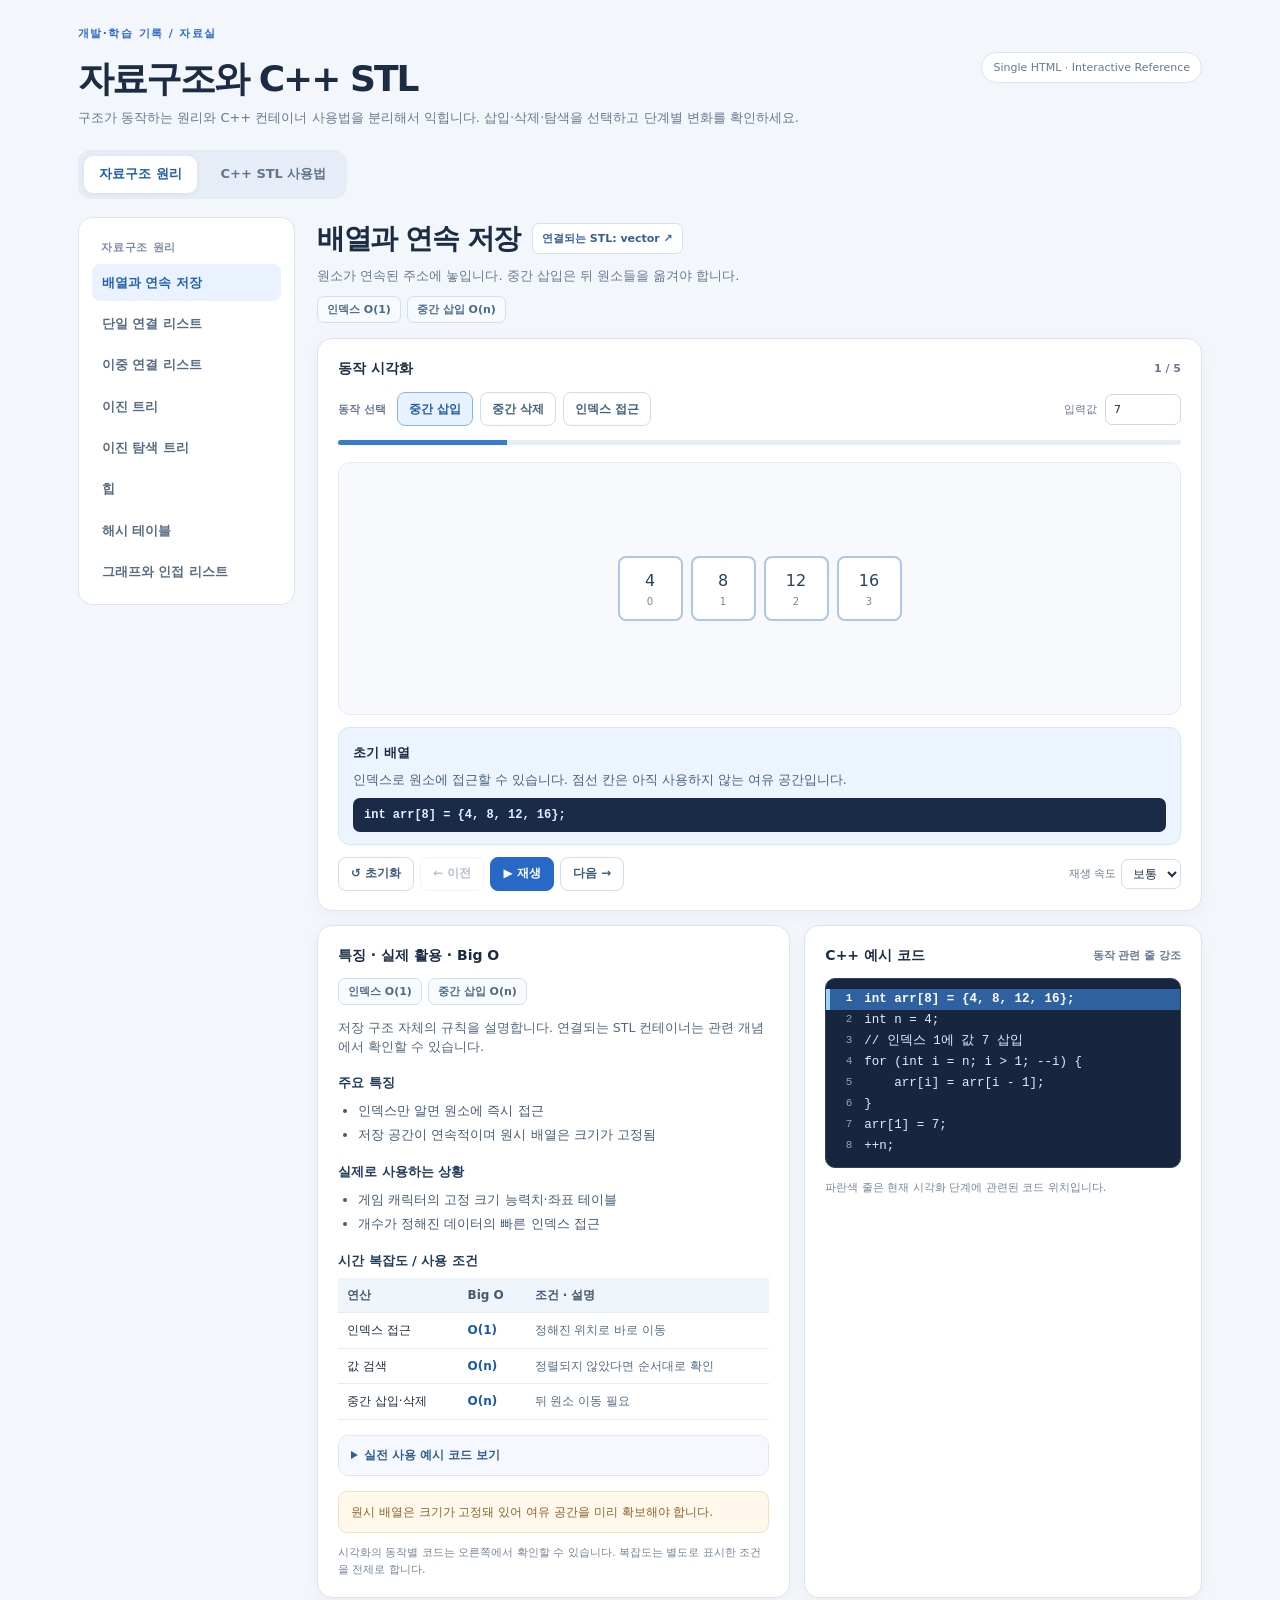
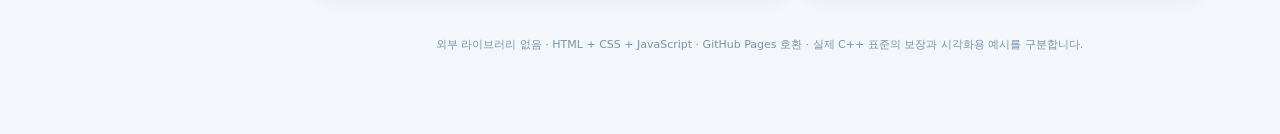
<file: data/guides/structures-stl-lab.html>
<!doctype html>
<html lang="ko">
<head><meta charset="utf-8"><meta name="viewport" content="width=device-width,initial-scale=1">
<title>자료구조와 C++ STL · 상호작용 시각화</title>
<style>
:root{--bg:#f3f6fa;--paper:#fff;--ink:#1b2c44;--muted:#667991;--line:#dae4ee;--blue:#2868c7;--light:#eaf2ff;--good:#1c8068;--warm:#d58a24}
*{box-sizing:border-box}html{scroll-behavior:smooth}body{margin:0;color:var(--ink);background:var(--bg);font-family:system-ui,-apple-system,"Pretendard","Noto Sans KR",sans-serif;line-height:1.55}button,input,select{font:inherit}button{cursor:pointer}button:disabled{cursor:default;opacity:.38}button:focus-visible,input:focus-visible,select:focus-visible{outline:3px solid #83b7ff;outline-offset:2px}a{color:var(--blue)}.page{max-width:1180px;margin:auto;padding:25px 28px 70px}.brand{font-size:11px;font-weight:900;color:#326cc5;letter-spacing:.13em}.heading{display:flex;justify-content:space-between;gap:20px;align-items:start;padding:10px 0 22px}.heading h1{font-size:clamp(25px,3vw,36px);letter-spacing:-.055em;line-height:1.2;margin:5px 0 8px}.heading p{color:var(--muted);font-size:13px;margin:0;max-width:760px}.file-pill{border:1px solid var(--line);color:var(--muted);border-radius:20px;padding:6px 11px;white-space:nowrap;font-size:11px;background:white}.catbar{display:flex;align-items:center;gap:9px;padding:6px;background:#e6edf6;border-radius:13px;margin-bottom:18px;width:max-content;max-width:100%}.catbtn{padding:8px 15px;border:0;color:#62758b;background:none;border-radius:9px;font-weight:800;font-size:13px}.catbtn[aria-selected=true]{background:white;color:#1d5bb2;box-shadow:0 1px 5px #6b7e9520}.bodygrid{display:grid;grid-template-columns:217px minmax(0,1fr);gap:22px;align-items:start}.aside{position:sticky;top:15px;background:white;border:1px solid var(--line);border-radius:14px;padding:13px;max-height:calc(100vh - 30px);overflow:auto}.asidetitle{font-size:11px;color:#7a8da4;font-weight:900;letter-spacing:.07em;padding:8px 9px}.topics{display:grid;gap:4px}.topic{display:block;border:0;text-align:left;width:100%;padding:9px 10px;border-radius:8px;background:transparent;color:#556b82;font-size:12.5px;font-weight:660}.topic[aria-current=true]{background:#eaf2ff;color:#225fad;font-weight:850}.topic:hover{background:#f0f6fd}.area{min-width:0}.intro{margin-bottom:15px}.titleline{display:flex;align-items:center;gap:12px;flex-wrap:wrap}.titleline h2{font-size:clamp(22px,3vw,28px);margin:0;letter-spacing:-.05em}.subtitle{color:var(--muted);font-size:13px;margin:6px 0 10px;max-width:800px}.tags{display:flex;gap:6px;flex-wrap:wrap}.tag{border:1px solid #d1e0f1;background:#f7fbff;border-radius:7px;color:#4d698a;padding:4px 9px;font-size:11px;font-weight:750}.relate{display:inline-flex;gap:6px;align-items:center;font-size:11px;border:1px solid #d3e1f0;border-radius:7px;padding:6px 9px;background:white;color:#355f9b;font-weight:800}.panel{border:1px solid var(--line);background:#fff;border-radius:15px;padding:19px 20px;margin-bottom:14px;box-shadow:0 5px 17px rgba(34,65,104,.035)}.topline{display:flex;align-items:center;justify-content:space-between;gap:12px;margin-bottom:12px}.topline h3{font-size:14px;margin:0}.counter{font-size:11px;color:var(--muted);font-weight:850}.progress{height:5px;border-radius:10px;background:#e5edf8;margin:4px 0 17px;overflow:hidden}.progress span{height:100%;width:0;background:#397bd2;display:block;transition:width .16s}.playarea{border:1px solid #e3eaf4;border-radius:12px;min-height:253px;background:#f7f9fc;display:flex;align-items:center;justify-content:center;padding:17px 10px;overflow:auto;position:relative}.visual{width:100%;max-width:770px;min-width:0}.opbar{display:flex;align-items:center;gap:7px;flex-wrap:wrap;margin-bottom:14px}.oplabel{font-size:11px;font-weight:850;color:var(--muted);margin-right:4px}.op{padding:7px 11px;border:1px solid #cddded;background:white;border-radius:8px;color:#42617d;font-size:12px;font-weight:800}.op[aria-pressed=true]{background:#e8f2ff;border-color:#84b6f1;color:#1f5ea8}.valuebar{display:flex;gap:8px;align-items:center;margin-left:auto;font-size:11px;color:var(--muted)}.valuebar input{width:76px;min-height:31px;border:1px solid #cbd8e7;border-radius:7px;padding:3px 8px;color:var(--ink)}.explain{background:#ecf4ff;border:1px solid #d9e7fb;border-radius:11px;margin:12px 0;padding:12px 14px}.explain strong{font-size:13px}.explain p{margin:5px 0 8px;color:#49617d;font-size:12.5px}.nowcode{background:#192b46;color:#e5efff;border-radius:7px;padding:8px 11px;font:700 12px/1.5 Consolas,ui-monospace,monospace;white-space:pre-wrap;overflow-wrap:anywhere}.controls{display:flex;align-items:center;justify-content:space-between;flex-wrap:wrap;gap:10px}.btns{display:flex;gap:6px;align-items:center;flex-wrap:wrap}.btn{border-radius:8px;border:1px solid #cfdeec;background:#fff;color:#3c5a7b;font-size:12px;font-weight:800;min-height:34px;padding:6px 12px}.btn.primary{border-color:#2868c7;background:#2868c7;color:white}.speed{font-size:11px;color:var(--muted);display:flex;align-items:center;gap:5px}.speed select{padding:6px 7px;border:1px solid #cfdeec;border-radius:7px;color:var(--ink);font-size:12px;background:white}.below{display:grid;grid-template-columns:minmax(0,1fr) minmax(0,.84fr);gap:14px}.note{font-size:12.5px;color:#51687f}.notice{border-radius:9px;background:#fff8eb;border:1px solid #f4e0bf;color:#8b642a;font-size:12px;padding:11px 12px;margin-top:11px}.codelabel{font-size:11px;color:var(--muted);font-weight:750}.codebox{background:#17263e;border:1px solid #2c4260;border-radius:10px;overflow:auto;max-height:405px;margin:9px 0 0;scrollbar-color:#8496ad transparent}.code{margin:0;padding:10px 0;color:#e2edff;font:12.5px/1.52 Consolas,ui-monospace,monospace;tab-size:4}.line{display:block;white-space:pre;min-height:20px;padding:1px 12px 1px 38px;position:relative}.line:before{content:attr(data-n);position:absolute;left:0;width:26px;text-align:right;color:#8ea3c1;font-size:11px}.line.active{background:#2f61a0;box-shadow:inset 4px 0 #9cd2ff;color:white;font-weight:800}.line.active:before{color:white}.tip{margin:11px 0 0;font-size:11px;color:#73869c}.diagram-row{display:flex;align-items:center;justify-content:center;min-width:max-content;gap:0;padding:13px 10px}.node{flex:none;position:relative;border:2px solid #b8cde6;background:white;border-radius:9px;min-width:65px;min-height:61px;display:flex;flex-direction:column;justify-content:center;align-items:center;font-size:20px;font-weight:850;color:#27435e}.node small{font-size:10px;color:#71869d;font-weight:700}.node.active{border-color:#2575db;background:#e2f0ff;box-shadow:0 0 0 3px #bddaff}.node.done{border-color:#5cae95;background:#dbf5ec}.node.warn{border-color:#e0a148;background:#fff0d5}.arrow{display:flex;justify-content:center;align-items:center;min-width:36px;color:#4278b7;font-weight:900;font-size:20px}.arrow.double{font-size:17px}.endptr{min-width:34px;font-size:11px;color:#8e9eb1;text-align:center}.stackviz{display:flex;align-items:center;justify-content:center;flex-direction:column;gap:4px;min-height:230px}.stackviz .node{min-height:42px;width:128px}.stackviz label{font-size:10px;color:#7c8da4;letter-spacing:.08em}.cards{display:flex;flex-wrap:wrap;align-items:center;justify-content:center;gap:8px;padding:15px}.slot{border:1px dashed #c3d1e3;border-radius:8px;min-height:65px;min-width:65px;display:flex;align-items:center;justify-content:center;flex-direction:column;position:relative;background:#eef3fa;color:#9eafc0}.slot.filled{border:2px solid #adc7e9;background:white;color:#27435e}.slot.active{border:2px solid #2575db;background:#dcecff;color:#1359a4}.slot small{font-size:10px;color:#7588a2}.bucket-grid{display:grid;gap:8px;padding:15px 12px;max-width:600px;margin:auto}.bucket{display:flex;align-items:center;gap:6px;min-height:34px}.bucket-id{width:34px;color:#748ba8;font-size:12px;font-weight:800;flex:none}.bucket-list{display:flex;align-items:center;gap:7px;flex-wrap:wrap}.bucketitem{border:1px solid #afcbe9;background:white;color:#2d5277;padding:7px 10px;border-radius:7px;font-size:13px;font-weight:850}.bucketitem.active{background:#daedff;outline:2px solid #4c96f0}.tree-svg{width:100%;max-height:300px;display:block}.tree-line{stroke:#9eb4d0;stroke-width:3}.tree-node{fill:white;stroke:#9eb4d0;stroke-width:3}.tree-node.current{fill:#e0efff;stroke:#1e79de;stroke-width:4}.tree-node.done{fill:#def8ee;stroke:#349b74;stroke-width:4}.tree-text{font-size:17px;fill:#234362;font-weight:850;text-anchor:middle;dominant-baseline:middle}.arr-row{display:flex;align-items:center;justify-content:center;flex-wrap:wrap;gap:5px;margin:11px 0}.arr-item{background:white;border:1px solid #adc5df;border-radius:7px;padding:8px;min-width:38px;text-align:center;color:#355679;font-weight:850;font-size:12px}.arr-item.active{background:#dcecff;border-color:#2676d9}.legend{display:flex;justify-content:center;gap:13px;font-size:11px;color:#6c8197;flex-wrap:wrap;margin-top:10px}.keylist{display:flex;flex-wrap:wrap;justify-content:center;gap:7px;padding:14px}.keycard{background:white;border:1px solid #acc9e8;border-radius:8px;padding:10px 15px;min-width:58px;text-align:center;font-size:15px;font-weight:850}.keycard.active{background:#deeeff;border:2px solid #337bd5}.keycard small{display:block;color:#70839c;font-size:10px}.adj{display:grid;grid-template-columns:repeat(5, minmax(0,1fr));gap:7px;max-width:580px;margin:12px auto}.adj div{border:1px solid #cbd8e7;padding:7px 3px;text-align:center;border-radius:7px;font-size:11px;color:#4a6581;background:white}.foot{color:#8192a7;font-size:11px;text-align:center;margin-top:24px}.mobile-select{display:none}button:not(:disabled):hover{filter:brightness(.97)}
@media(max-width:800px){.page{padding:16px 14px 50px}.bodygrid{grid-template-columns:minmax(0,1fr);gap:10px;max-width:100%}.aside,.area{min-width:0}.topics{max-width:100%}.aside{position:static;max-height:none;padding:8px;overflow:visible}.asidetitle{display:none}.topics{display:flex;gap:5px;overflow-x:auto}.topic{white-space:nowrap;width:auto;flex:none;padding:8px 11px}.below{grid-template-columns:minmax(0,1fr)}.below>.panel{min-width:0;max-width:100%}.codebox{max-width:100%}.heading{padding-top:7px}.panel{padding:15px}.playarea{min-height:235px}.file-pill{display:none}.catbar{width:100%}.catbtn{flex:1}.opbar{align-items:start}.valuebar{margin-left:0}.node{min-width:55px;min-height:55px;font-size:18px}.arrow{min-width:27px}.diagram-row{padding:10px 5px}.codebox{max-height:270px}}
@media(max-width:400px){.controls{display:grid;justify-content:stretch}.speed{justify-content:flex-end}.node{min-width:50px}.slot{min-width:48px;min-height:54px}.panel{padding:12px}.playarea{padding:9px 4px}.valuebar input{width:62px}}
@media(prefers-reduced-motion:reduce){html{scroll-behavior:auto}*{transition:none!important}}

/* v3: 개념 원리와 실용 참조를 분리한 간결한 학습 패널 */
.reference-panel .reference-group{margin:16px 0 0}.reference-group h4{font-size:13px;font-weight:850;margin:0 0 7px;color:#203b5d}.reference-list{margin:0;padding-left:20px;color:#435b76;font-size:13px;line-height:1.65}.reference-list li+li{margin-top:3px}.table-scroll{overflow-x:auto;max-width:100%}.big-o{border-collapse:collapse;width:100%;min-width:340px;font-size:12px;text-align:left}.big-o th{background:#f0f5fb;color:#425a73}.big-o th,.big-o td{padding:8px 9px;border-bottom:1px solid #e3ebf4;vertical-align:top}.big-o td:nth-child(2){white-space:nowrap;color:#1759a8;font-weight:850}.big-o td:last-child{color:#536c85}.practice-code{margin-top:15px;border:1px solid #dce7f3;border-radius:10px;overflow:hidden}.practice-code summary{font-size:12px;font-weight:800;padding:10px 12px;color:#315d91;cursor:pointer;background:#f5f9ff}.practice-code pre{white-space:pre;overflow-x:auto;font-size:12px;line-height:1.5;margin:0;padding:10px 12px;background:#f8fbff;color:#283e54}.practice-code p{font-size:11px;color:#72849a;margin:0;padding:7px 12px 9px}.reference-panel .notice{margin-top:15px}
</style></head>
<body><div class="page"><div class="brand">개발·학습 기록 / 자료실</div>
<header class="heading"><div><h1>자료구조와 C++ STL</h1><p>구조가 동작하는 원리와 C++ 컨테이너 사용법을 분리해서 익힙니다. 삽입·삭제·탐색을 선택하고 단계별 변화를 확인하세요.</p></div><span class="file-pill">Single HTML · Interactive Reference</span></header>
<div class="catbar" role="tablist" aria-label="자료 분류"><button class="catbtn" type="button" role="tab" data-cat="ds" aria-selected="true">자료구조 원리</button><button class="catbtn" type="button" role="tab" data-cat="stl" aria-selected="false">C++ STL 사용법</button></div>
<div class="bodygrid"><aside class="aside"><div id="sideLabel" class="asidetitle">자료구조</div><nav id="topics" class="topics" aria-label="세부 개념"></nav></aside>
<main class="area"><section class="intro"><div class="titleline"><h2 id="title">배열과 연속 저장</h2><button id="relation" class="relate" type="button" hidden>관련 개념 ↗</button></div><p id="desc" class="subtitle"></p><div id="tags" class="tags"></div></section>
<section class="panel"><div class="topline"><h3>동작 시각화</h3><span class="counter" id="counter">1 / 1</span></div><div id="opbar" class="opbar"></div><div class="progress" aria-hidden="true"><span id="progress"></span></div><div class="playarea"><div id="visual" class="visual"></div></div><div class="explain" aria-live="polite"><strong id="stepTitle"></strong><p id="stepDesc"></p><div class="nowcode" id="nowcode"></div></div><div class="controls"><div class="btns"><button class="btn" id="reset" type="button">↺ 초기화</button><button class="btn" id="prev" type="button">← 이전</button><button class="btn primary" id="play" type="button">▶ 재생</button><button class="btn" id="next" type="button">다음 →</button></div><label class="speed">재생 속도 <select id="speed"><option value="1100">느림</option><option value="750" selected>보통</option><option value="400">빠름</option></select></label></div></section>
<div class="below"><section class="panel reference-panel"><div class="topline"><h3>특징 · 실제 활용 · Big O</h3></div><div id="tags2" class="tags"></div><p class="note" id="extrainfo"></p><div class="reference-group"><h4>주요 특징</h4><ul class="reference-list" id="features"></ul></div><div class="reference-group"><h4>실제로 사용하는 상황</h4><ul class="reference-list" id="practical"></ul></div><div class="reference-group"><h4>시간 복잡도 / 사용 조건</h4><div class="table-scroll"><table class="big-o"><thead><tr><th scope="col">연산</th><th scope="col">Big O</th><th scope="col">조건 · 설명</th></tr></thead><tbody id="costTable"></tbody></table></div></div><details class="practice-code"><summary>실전 사용 예시 코드 보기</summary><pre id="practiceCode"></pre><p>핵심을 보여주는 C++ 코드 일부입니다. 필요한 헤더와 선언은 문맥에 맞게 추가합니다.</p></details><div class="notice" id="notice"></div><p class="tip">시각화의 동작별 코드는 오른쪽에서 확인할 수 있습니다. 복잡도는 별도로 표시한 조건을 전제로 합니다.</p></section>
<section class="panel"><div class="topline"><h3>C++ 예시 코드</h3><span class="codelabel">동작 관련 줄 강조</span></div><div class="codebox" id="codebox"><pre id="sourceCode" class="code"></pre></div><p class="tip">파란색 줄은 현재 시각화 단계에 관련된 코드 위치입니다.</p></section></div>
<p class="foot">외부 라이브러리 없음 · HTML + CSS + JavaScript · GitHub Pages 호환 · 실제 C++ 표준의 보장과 시각화용 예시를 구분합니다.</p></main></div></div>
<script>
'use strict';
const topics = {"array":{"cat":"ds","name":"배열과 연속 저장","en":"Array","desc":"원소가 연속된 주소에 놓입니다. 중간 삽입은 뒤 원소들을 옮겨야 합니다.","tags":["인덱스 O(1)","중간 삽입 O(n)"],"link":"vector","ops":[["insert","중간 삽입"],["erase","중간 삭제"],["lookup","인덱스 접근"]],"code":"int arr[8] = {4, 8, 12, 16};\nint n = 4;\n// 인덱스 1에 값 7 삽입\nfor (int i = n; i > 1; --i) {\n    arr[i] = arr[i - 1];\n}\narr[1] = 7;\n++n;","note":"원시 배열은 크기가 고정돼 있어 여유 공간을 미리 확보해야 합니다."},"singly":{"cat":"ds","name":"단일 연결 리스트","en":"Singly Linked List","desc":"각 노드가 값과 다음 노드의 주소(next)를 가집니다.","tags":["다음 노드 포인터","인덱스 탐색 O(n)"],"link":"forward_list","ops":[["insert","노드 끼워 넣기"],["erase","노드 삭제"],["find","순서대로 찾기"]],"code":"struct Node {\n    int value;\n    Node* next;\n};\n// prev 뒤에 새 노드 삽입\nNode* added = new Node{7, nullptr};\nadded->next = prev->next;\nprev->next = added;","note":"노드 삽입은 삽입 직전 노드의 포인터를 알고 있을 때 O(1)입니다. 위치 탐색 비용은 별도입니다."},"doubly":{"cat":"ds","name":"이중 연결 리스트","en":"Doubly Linked List","desc":"각 노드가 이전(prev)과 다음(next) 노드를 가리킵니다.","tags":["양방향 연결","노드 연결·해제"],"link":"list","ops":[["insert","중간 삽입"],["erase","중간 삭제"]],"code":"struct Node {\n    int value;\n    Node* prev;\n    Node* next;\n};\n// left와 right 사이 새 노드 연결\nadded->prev = left;\nadded->next = right;\nleft->next = added;\nright->prev = added;","note":"양방향 이동이 가능하지만 노드마다 포인터 두 개가 필요합니다."},"binarytree":{"cat":"ds","name":"이진 트리","en":"Binary Tree","desc":"각 노드가 최대 두 자식을 가집니다. 이진 트리 자체가 자동으로 정렬되는 것은 아닙니다.","tags":["부모·왼쪽·오른쪽","순회 순서"],"link":null,"ops":[["pre","전위 순회"],["in","중위 순회"],["post","후위 순회"]],"code":"void preorder(TreeNode* root) {\n    if (!root) return;\n    visit(root->val);          // 루트\n    preorder(root->left);     // 왼쪽\n    preorder(root->right);    // 오른쪽\n}","note":"이진 트리의 중위 순회가 언제나 정렬 결과를 만드는 것은 아닙니다. BST일 때 가능합니다."},"bst":{"cat":"ds","name":"이진 탐색 트리","en":"Binary Search Tree","desc":"각 노드의 왼쪽에는 작은 값, 오른쪽에는 큰 값이 위치하는 트리입니다.","tags":["정렬 규칙","높이에 따라 성능"],"link":"setmap","ops":[["find","값 탐색"],["insert","값 삽입"],["erase","잎 노드 삭제"]],"code":"Node* find(Node* root, int target) {\n    while (root) {\n        if (root->val == target) return root;\n        if (target < root->val) root = root->left;\n        else root = root->right;\n    }\n    return nullptr;\n}","note":"균형이 잡힌 BST는 탐색이 O(log n)이지만, 한쪽으로 치우치면 O(n)까지 느려질 수 있습니다. map은 순서를 유지하고 로그 시간 연산을 보장합니다."},"heap":{"cat":"ds","name":"힙","en":"Binary Heap","desc":"완전 이진 트리이며 부모·자식 간의 우선순위 관계를 유지합니다.","tags":["최대 힙","push / pop O(log n)"],"link":"priority_queue","ops":[["push","원소 삽입"],["pop","최댓값 꺼내기"]],"code":"// 최대 힙 삽입의 핵심 아이디어\nheap.push_back(value);\nint i = heap.size() - 1;\nwhile (i > 0 && heap[(i - 1) / 2] < heap[i]) {\n    swap(heap[(i - 1) / 2], heap[i]);\n    i = (i - 1) / 2;\n}","note":"힙은 전체가 정렬된 배열이 아닙니다. 최대 힙은 가장 큰 원소가 루트에 있다는 규칙만 보장합니다."},"hash":{"cat":"ds","name":"해시 테이블","en":"Hash Table","desc":"키를 해시 함수에 넣어 버킷 위치를 계산합니다. 충돌 처리 방법도 중요합니다.","tags":["평균 탐색 O(1)","충돌 처리"],"link":"unordered_map","ops":[["insert","키 삽입"],["find","키 탐색"],["erase","키 제거"]],"code":"// 구조를 이해하기 위한 단순 버킷 예제\nint bucket(int key) { return key % 5; }\n// 같은 버킷의 원소는 연결해 충돌 처리\n// 실무에서는 unordered_map 사용","note":"그림은 예시로 별도 연결 방식의 충돌 처리를 사용합니다. 실제 STL 해시 함수·버킷 수·구현은 달라질 수 있습니다."},"graph":{"cat":"ds","name":"그래프와 인접 리스트","en":"Graph","desc":"정점(vertex)과 간선(edge)으로 관계를 표현합니다.","tags":["정점 / 간선","인접 리스트"],"link":null,"ops":[["edge","간선 추가"],["remove","간선 제거"],["neighbors","이웃 확인"]],"code":"vector<vector<int>> graph(5);\n// 무방향 그래프: 양쪽 모두 등록\ngraph[0].push_back(1);\ngraph[1].push_back(0);","note":"그래프는 자료구조이며 DFS·BFS는 그래프를 탐색하는 알고리즘입니다."},"vector":{"cat":"stl","name":"vector","en":"Dynamic Array","desc":"크기 변경이 가능한 연속 저장 컨테이너입니다. 메모리 용량(capacity)을 관리합니다.","tags":["임의 접근 O(1)","끝 추가 평균 O(1)"],"link":"array","ops":[["push","push_back"],["insert","insert"],["erase","erase"]],"code":"vector<int> v{4, 8, 12, 16};\nv.push_back(7);\nv.insert(v.begin() + 1, 7);\nv.erase(v.begin() + 1);\ncout << v.size() << \" / \" << v.capacity();","note":"시각화의 용량 증가 방식은 설명용 예시입니다. 실제 vector의 capacity 증가는 구현별로 달라집니다."},"list":{"cat":"stl","name":"list","en":"Doubly Linked List","desc":"양방향 연결 리스트를 제공하는 시퀀스 컨테이너입니다.","tags":["양방향 iterator","지정 위치 삽입 O(1)"],"link":"doubly","ops":[["insert","insert"],["erase","erase"],["walk","iterator 이동"]],"code":"list<int> a{4, 8, 12, 16};\na.insert(next(a.begin(), 1), 7);\na.erase(next(a.begin(), 1));\nfor (int x : a) cout << x << ' ';","note":"iterator를 이미 알고 있을 때 삽입·삭제는 O(1)입니다. next(begin, n)처럼 위치를 찾는 비용은 O(n)일 수 있습니다."},"forward_list":{"cat":"stl","name":"forward_list","en":"Singly Linked List","desc":"앞 방향으로만 이동할 수 있는 단일 연결 리스트입니다.","tags":["전방 iterator","insert_after"],"link":"singly","ops":[["insert","insert_after"],["erase","erase_after"],["walk","한 방향 이동"]],"code":"forward_list<int> a{4, 8, 12, 16};\na.insert_after(a.begin(), 7);\na.erase_after(a.begin());\nfor (int x : a) cout << x << ' ';","note":"forward_list에는 size()가 없습니다. 인덱스로 직접 접근할 수도 없습니다."},"deque":{"cat":"stl","name":"deque","en":"Double-ended Queue","desc":"앞뒤 끝에서 효율적으로 삽입·삭제할 수 있는 시퀀스 컨테이너입니다.","tags":["앞·뒤 삽입 O(1)","임의 접근 O(1)"],"link":null,"ops":[["front","push_front"],["back","push_back"],["pop","pop_front"]],"code":"deque<int> d{4, 8, 12};\nd.push_front(7);\nd.push_back(7);\nd.pop_front();\ncout << d[0];","note":"deque는 인덱스 접근이 가능하지만 vector처럼 단일 연속 메모리 블록에 저장된다고 보장하지 않습니다."},"stack":{"cat":"stl","name":"stack","en":"LIFO Adapter","desc":"마지막에 넣은 원소를 먼저 꺼냅니다.","tags":["LIFO","push / pop / top"],"link":null,"ops":[["push","push"],["pop","pop"],["top","top"]],"code":"stack<int> s;\ns.push(4);\ns.push(8);\ns.push(12);\nint x = s.top();\ns.pop();","note":"stack은 컨테이너 어댑터입니다. 실제 저장소로는 기본적으로 deque 등을 사용합니다."},"queue":{"cat":"stl","name":"queue","en":"FIFO Adapter","desc":"먼저 넣은 원소를 먼저 꺼냅니다.","tags":["FIFO","push / pop / front"],"link":null,"ops":[["push","push"],["pop","pop"],["front","front"]],"code":"queue<int> q;\nq.push(4);\nq.push(8);\nq.push(12);\nint x = q.front();\nq.pop();","note":"queue도 컨테이너 어댑터이며 기본적으로 deque를 사용합니다. 인덱스 접근은 제공하지 않습니다."},"priority_queue":{"cat":"stl","name":"priority_queue","en":"Priority Adapter","desc":"최댓값을 먼저 꺼내는 컨테이너 어댑터입니다(기본 비교 기준).","tags":["top O(1)","push / pop O(log n)"],"link":"heap","ops":[["push","push"],["pop","pop"],["top","top"]],"code":"priority_queue<int> pq;\nfor (int x : {24,18,15,8,12,10}) pq.push(x);\npq.push(32); // 입력값 예시\nint greatest = pq.top();\npq.pop();\n// 최소 힙:\npriority_queue<int, vector<int>, greater<int>> minPQ;","note":"priority_queue는 힙 기반으로 동작하며, 전체 원소를 순회하거나 정렬된 전체 내용을 얻는 인터페이스는 제공하지 않습니다."},"setmap":{"cat":"stl","name":"set / map","en":"Ordered Associative","desc":"키를 정렬된 순서로 관리하며 검색·삽입·삭제에 O(log n)을 제공합니다.","tags":["키 순서 유지","O(log n)"],"link":"bst","ops":[["set","set 삽입"],["map","map 값 갱신"],["erase","erase"]],"code":"set<int> s{4, 8, 12};\ns.insert(7);\ns.insert(8); // 중복 원소는 추가되지 않음\nmap<int, string> m{{4,\"A\"},{8,\"B\"}};\nm[8] = \"C\"; // 기존 키의 값 갱신\ns.erase(4);","note":"C++ 표준은 균형 트리의 구체적인 종류를 지정하지 않습니다. 구현에 따라 레드-블랙 트리를 흔히 사용합니다."},"unordered_map":{"cat":"stl","name":"unordered_map","en":"Hash-based Associative","desc":"키를 해시해 빠르게 접근하는 연관 컨테이너입니다.","tags":["평균 O(1)","정렬 순서 보장 X"],"link":"hash","ops":[["insert","insert"],["find","find"],["erase","erase"]],"code":"unordered_map<int, string> m;\nm[4] = \"A\";\nm[9] = \"B\";\nauto it = m.find(9);\nif (it != m.end()) cout << it->second;\nm.erase(9);","note":"반복 순서는 정렬되지 않으며 일정한 순서를 기대할 수 없습니다. 평균 O(1)이지만 최악의 경우 O(n)이 될 수 있습니다."},"stl_algo":{"cat":"stl","name":"STL 알고리즘","en":"sort / find / reverse","desc":"컨테이너와 별도로 제공되는 반복자 기반 알고리즘입니다.","tags":["<algorithm>","iterator"],"link":null,"ops":[["sort","sort"],["find","find"],["reverse","reverse"]],"code":"vector<int> v{8, 4, 12, 7};\nsort(v.begin(), v.end());\nauto it = find(v.begin(), v.end(), 7);\nreverse(v.begin(), v.end());","note":"sort에는 임의 접근 반복자가 필요하므로 list에서는 list.sort()를 사용해야 합니다."}};

const referenceInfo = {"array":{"features":["인덱스만 알면 원소에 즉시 접근","저장 공간이 연속적이며 원시 배열은 크기가 고정됨"],"uses":["게임 캐릭터의 고정 크기 능력치·좌표 테이블","개수가 정해진 데이터의 빠른 인덱스 접근"],"cost":[["인덱스 접근","O(1)","정해진 위치로 바로 이동"],["값 검색","O(n)","정렬되지 않았다면 순서대로 확인"],["중간 삽입·삭제","O(n)","뒤 원소 이동 필요"]],"example":"int hp[3] = {100, 80, 60};\nhp[1] -= 20; // 두 번째 캐릭터의 HP 변경"},"singly":{"features":["노드마다 다음 노드 주소(next)를 보관","인덱스 직접 접근·역방향 순회 불가능"],"uses":["앞에서 순서대로 처리하는 간단한 연결 구조","이전 노드를 알고 있는 위치의 삽입·삭제"],"cost":[["맨 앞 삽입","O(1)","head 포인터를 알고 있을 때"],["지정 노드 뒤 삽입","O(1)","이전 노드 포인터가 있을 때"],["값 검색·n번째 접근","O(n)","처음부터 연결을 따라 이동"]],"example":"Node* added = new Node{7, head};\nhead = added;  // 맨 앞에 노드 추가"},"doubly":{"features":["prev와 next 포인터로 양방향 이동","삽입·삭제 시 주변 노드의 연결을 수정해야 함"],"uses":["이전/다음 화면으로 이동하는 탐색 이력","위치(iterator)를 이미 알고 있는 데이터 편집"],"cost":[["앞/뒤 접근","O(1)","양 끝 포인터 유지 시"],["지정 위치 삽입·삭제","O(1)","해당 노드 위치를 이미 알고 있을 때"],["값 검색","O(n)","노드를 따라 탐색"]],"example":"// current 위치의 다음 노드를 방문\nif (current->next) current = current->next;"},"binarytree":{"features":["각 노드는 최대 두 자식과 연결","이진 트리 자체에는 값 정렬 규칙이 없음"],"uses":["수식 트리·게임 의사결정 트리의 계층 표현","파일/메뉴 구조 순회 및 재귀 함수 연습"],"cost":[["전체 순회","O(n)","전위·중위·후위 방문"],["값 탐색","O(n)","정렬 규칙이 없는 일반 이진 트리"],["재귀 순회 보조 공간","O(h)","트리 높이 h만큼 호출 스택"]],"example":"void countNodes(Node* p, int& total) {\n    if (!p) return;\n    ++total;\n    countNodes(p->left, total);\n    countNodes(p->right, total);\n}"},"bst":{"features":["왼쪽 키는 작고 오른쪽 키는 크게 유지(중복 정책에 따라 다름)","균형이 유지되면 빠르지만 기울면 선형 탐색 수준"],"uses":["정렬된 키 범위 검색의 동작 원리 이해","set / map처럼 정렬 순서가 필요한 구조 이해"],"cost":[["검색·삽입·삭제","O(h)","h는 트리 높이"],["균형 트리 검색·삽입","O(log n)","높이가 로그 수준일 때"],["편향 트리 검색·삽입","O(n)","한쪽으로 줄지어 연결된 최악 경우"]],"example":"// target보다 작다면 오른쪽 서브트리\nroot = (target < root->val) ? root->left : root->right;"},"heap":{"features":["완전 이진 트리를 배열로 효율적으로 표현","최대 힙은 루트가 최댓값이지만 전체가 정렬되진 않음"],"uses":["가장 높은 우선순위의 작업을 계속 꺼내기","상위 K개 값 관리, 우선순위 큐의 내부 원리"],"cost":[["최댓값 확인","O(1)","루트 한 칸 확인"],["원소 삽입·루트 삭제","O(log n)","트리 높이만큼 위·아래로 조정"],["임의 값 검색","O(n)","전체 정렬 규칙은 없음"]],"example":"// 루트(최대 원소) 확인\nint maximum = heap[0];"},"hash":{"features":["해시 값으로 버킷 위치를 결정","충돌 가능성이 있어 별도 충돌 처리 필요"],"uses":["ID → 객체 정보 빠르게 조회","중복 여부 확인·빈도 계산의 원리"],"cost":[["검색·삽입·삭제 평균","O(1)","분산이 양호할 때"],["검색·삽입·삭제 최악","O(n)","충돌이 집중될 때"],["저장 공간","O(n)","버킷과 원소 유지"]],"example":"int slot = ((userId % 5) + 5) % 5;\n// 이 예제의 단순 해시 버킷 위치"},"graph":{"features":["정점과 간선으로 복잡한 연결 관계 표현","방향·가중치·사이클 여부는 그래프마다 다름"],"uses":["게임 맵의 이동 가능 경로 표현","사용자 관계망·도로망을 DFS/BFS로 탐색"],"cost":[["인접 리스트 저장","O(V+E)","정점 V개, 간선 E개"],["간선 추가","평균 O(1)","vector 뒤 추가, 재할당 시 더 걸릴 수 있음"],["이웃 순회","O(deg(v))","해당 정점의 이웃 수만큼"],["간선 삭제","O(deg(u)+deg(v))","무방향 인접 리스트의 일반적 구현"]],"example":"vector<vector<int>> map(5);\nmap[0].push_back(1);\nmap[1].push_back(0); // 왕복 가능 길"},"vector":{"features":["동적 배열로 빠른 인덱스 접근","capacity 부족 시 메모리 재할당 발생 가능"],"uses":["가변 길이 게임 오브젝트·점수 목록","배열처럼 인덱스로 접근하면서 뒤에 데이터 추가"],"cost":[["v[i]·at(i)","O(1)","인덱스 직접 접근"],["push_back","분할 상환 O(1)","재할당이 일어나는 호출은 O(n)"],["중간 insert·erase","O(n)","뒤 원소 이동"],["값 찾기(find)","O(n)","정렬되지 않은 일반 vector"]],"example":"vector<int> scores;\nscores.push_back(90);\nscores.push_back(75);\nint best = *max_element(scores.begin(), scores.end());"},"list":{"features":["양방향 연결 리스트; 임의 인덱스 접근 불가","위치를 이미 알면 삽입·삭제가 빠름"],"uses":["중간 위치의 항목을 자주 편집하는 목록","이전·다음 위치 탐색이 잦은 구조"],"cost":[["insert·erase(iterator)","O(1)","유효한 위치 iterator가 이미 있을 때"],["begin부터 위치 찾기","O(n)","next(begin, k) 탐색에 비용"],["값 검색","O(n)","정렬 여부에 관계없이 순회"]],"example":"list<string> jobs{\"ready\",\"done\"};\nauto pos = next(jobs.begin());\njobs.insert(pos,\"running\");"},"forward_list":{"features":["단방향 연결 리스트; 이전 노드로 되돌아갈 수 없음","insert_after·erase_after로 현재 노드 뒤를 수정"],"uses":["한 방향으로만 스캔하는 가변 노드 목록","이전 노드를 알고 처리하는 간단한 연결 로직"],"cost":[["insert_after·erase_after","O(1)","직전 iterator가 있을 때"],["원소 검색","O(n)","앞에서부터 순차 이동"],["인덱스 접근","지원하지 않음","operator[] 및 size() 없음"]],"example":"forward_list<int> tasks{1,3};\ntasks.insert_after(tasks.before_begin(),0);"},"deque":{"features":["양쪽 끝 삽입·삭제가 빠름","인덱스 접근 가능하지만 vector처럼 단일 연속 블록이 아님"],"uses":["양쪽에서 값을 넣고 꺼내는 작업 대기열","슬라이딩 윈도우, 최근 기록의 양 끝 관리"],"cost":[["push_front·push_back","O(1)","양쪽 끝에 삽입"],["pop_front·pop_back","O(1)","양쪽 끝에서 삭제"],["operator[]","O(1)","임의 인덱스 접근"],["중간 insert·erase","O(n)","원소 이동 발생"]],"example":"deque<int> history;\nhistory.push_front(42);\nhistory.push_back(91);"},"stack":{"features":["마지막에 넣은 값을 먼저 꺼내는 LIFO","top 이외의 원소를 직접 탐색하는 인터페이스 없음"],"uses":["괄호 검사와 Undo 기능","반복문 기반 DFS의 방문 대기열"],"cost":[["push·pop","O(1)","기본 deque 기반"],["top·empty","O(1)","맨 위 확인·공백 검사"],["공간","O(n)","저장한 n개 원소"]],"example":"stack<char> opens;\nopens.push('(');\nif (!opens.empty()) opens.pop();"},"queue":{"features":["먼저 들어온 값을 먼저 꺼내는 FIFO","front에서 꺼내고 back으로 추가"],"uses":["BFS 최단거리 탐색 대기열","주문/작업을 도착 순서로 처리"],"cost":[["push·pop","O(1)","기본 deque 기반"],["front·back","O(1)","양 끝 원소 접근"],["공간","O(n)","대기열의 n개 원소"]],"example":"queue<int> requests;\nrequests.push(101);\nrequests.push(102);\nint nextId = requests.front(); requests.pop();"},"priority_queue":{"features":["항상 우선순위 최상위 원소를 먼저 꺼냄","기본 max-heap; 내부 값 전체의 정렬은 보장하지 않음"],"uses":["긴급도가 높은 작업 먼저 처리","다익스트라에서 거리 후보 관리, 상위 K개 추출"],"cost":[["top","O(1)","최상위 값 확인"],["push·pop","O(log n)","힙 높이만큼 재정렬"],["공간","O(n)","원소 n개 저장"]],"example":"priority_queue<int> urgency;\nurgency.push(10); urgency.push(90);\nint urgent = urgency.top(); // 90"},"setmap":{"features":["키의 중복을 제한하고 정렬 상태 유지","set은 키, map은 키-값 쌍을 관리"],"uses":["정렬된 유일한 ID 목록 관리","키 순서대로 출력할 점수표·사전"],"cost":[["find·insert·erase","O(log n)","정렬된 연관 컨테이너"],["lower_bound·upper_bound","O(log n)","키 범위 탐색"],["전체 순회","O(n)","키 순서대로 방문"]],"example":"map<string,int> scores;\nscores[\"Kim\"] = 91;\nscores[\"Lee\"] = 87;"},"unordered_map":{"features":["해시 기반이며 키의 정렬·순회 순서 보장 안 함","평균 빠른 키 조회, 최악은 충돌에 영향"],"uses":["플레이어 ID → HP/상태 조회","문자 등장 횟수 집계, 캐시 조회"],"cost":[["find·insert·erase 평균","O(1)","해시가 고르게 분산될 때"],["find·insert·erase 최악","O(n)","충돌이 몰리는 경우"],["공간","O(n)","버킷 저장 공간 추가"]],"example":"unordered_map<char,int> counts;\nfor (char c : text) ++counts[c];"},"stl_algo":{"features":["반복자(iterator) 범위에 적용하는 함수 모음","컨테이너가 지원하는 반복자 종류를 확인해야 함"],"uses":["점수 정렬, 특정 값 탐색, 순서 뒤집기","반복자 범위를 활용해 중복 코드를 줄이기"],"cost":[["sort","O(n log n)","임의 접근 반복자 필요"],["find","O(n)","처음 일치하는 원소까지 선형 확인"],["reverse","O(n)","원소를 서로 교환하며 뒤집기"]],"example":"vector<int> scores{91,70,88};\nsort(scores.begin(), scores.end());\nauto it = find(scores.begin(),scores.end(),88);"}};
const opSources = {
 array:{
 erase:`int arr[8] = {4,8,12,16};
int n = 4;
for(int i = 1; i < n - 1; ++i) arr[i] = arr[i+1];
--n;`,
 lookup:`int arr[8] = {4,8,12,16};
cout << arr[2]; // O(1)`},
 singly:{
 erase:`Node* doomed = prev->next;
prev->next = doomed->next;
delete doomed;`,
 find:`for (Node* cur = head; cur; cur=cur->next) {
    if(cur->value == target) return cur;
}`},
 doubly:{erase:`Node* doomed = current;
doomed->prev->next = doomed->next;
doomed->next->prev = doomed->prev;
delete doomed;`},
 binarytree:{
 in:`void inorder(TreeNode* root) {
    if (!root) return;
    inorder(root->left);
    visit(root->val);
    inorder(root->right);
}`,
 post:`void postorder(TreeNode* root) {
    if (!root) return;
    postorder(root->left);
    postorder(root->right);
    visit(root->val);
}`},
 bst:{
 insert:`Node* insert(Node* root, int value) {
    if (!root) return new Node(value);
    if (value < root->val) root->left = insert(root->left, value);
    else if (value > root->val) root->right = insert(root->right, value);
    return root;
}`,
 erase:`// 자식이 없는 잎 노드 삭제 예시
Node** cur = &root;
while (*cur && (*cur)->val != 2) {
    cur = (2 < (*cur)->val)
        ? &(*cur)->left : &(*cur)->right;
}
if (*cur && !(*cur)->left && !(*cur)->right) {
    Node* doomed = *cur;
    *cur = nullptr;
    delete doomed;
}`},
 heap:{pop:`vector<int> heap{24,18,15,8,12,10};
heap[0] = heap.back();
heap.pop_back();
int i = 0;
while (true) {
    int l=2*i+1, r=l+1, best=i;
    if (l < heap.size() && heap[l] > heap[best]) best=l;
    if (r < heap.size() && heap[r] > heap[best]) best=r;
    if (best == i) break;
    swap(heap[i], heap[best]);
    i = best;
}`},
 hash:{
 insert:`vector<vector<int>> buckets(5);
buckets[4] = {4,9}; buckets[2] = {12};
int key = VALUE;
int index = ((key % 5) + 5) % 5;
buckets[index].push_back(key);`,
 find:`int key = 9;
int index = key % 5;
bool found = false;
for (int x : buckets[index]) {
    if (x == key) { found = true; break; }
}`,
 erase:`int key = 9;
int index = key % 5;
// 버킷 안에서 key를 찾아 제거`},
 graph:{
 remove:`// 무방향 그래프에서 A(0)-C(2) 간선 삭제
// graph[0]에서 2를 제거
// graph[2]에서 0을 제거`,
 neighbors:`for (int v : graph[0]) {
    cout << v << ' ';
}`},
 vector:{
 push:`vector<int> v{4,8,12,16};
int value = VALUE;
v.push_back(value);`,
 insert:`vector<int> v{4,8,12,16};
int value = VALUE;
v.insert(v.begin()+1, value);`,
 erase:`vector<int> v{4,8,12,16};
v.erase(v.begin()+1);`},
 list:{
 insert:`list<int> a{4,8,12,16};
int value = VALUE;
a.insert(next(a.begin(),1), value);`,
 erase:`list<int> a{4,8,12,16};
a.erase(next(a.begin(),1));`,
 walk:`list<int> a{4,8,12,16};
for (int x : a) cout << x << ' ';`},
 forward_list:{
 insert:`forward_list<int> a{4,8,12,16};
int value = VALUE;
a.insert_after(a.begin(), value);`,
 erase:`forward_list<int> a{4,8,12,16};
a.erase_after(a.begin());`,
 walk:`forward_list<int> a{4,8,12,16};
for (int x : a) cout << x << ' ';`},
 deque:{
 front:`deque<int> d{4,8,12};
int value = VALUE;
d.push_front(value);`,
 back:`deque<int> d{4,8,12};
int value = VALUE;
d.push_back(value);`,
 pop:`deque<int> d{4,8,12};
d.pop_front();`},
 stack:{
 push:`stack<int> s;
for (int x : {4,8,12}) s.push(x);
int value = VALUE;
s.push(value);`,
 pop:`stack<int> s;
for (int x : {4,8,12}) s.push(x);
s.pop();`,
 top:`stack<int> s;
for (int x : {4,8,12}) s.push(x);
int x = s.top();`},
 queue:{
 push:`queue<int> q;
for (int x : {4,8,12}) q.push(x);
int value = VALUE;
q.push(value);`,
 pop:`queue<int> q;
for (int x : {4,8,12}) q.push(x);
q.pop();`,
 front:`queue<int> q;
for (int x : {4,8,12}) q.push(x);
int x = q.front();`},
 priority_queue:{
 push:`priority_queue<int> pq;
for (int x : {24,18,15,8,12,10}) pq.push(x);
int value = VALUE;
pq.push(value);`,
 pop:`priority_queue<int> pq;
for (int x : {24,18,15,8,12,10}) pq.push(x);
pq.pop();`,
 top:`priority_queue<int> pq;
for (int x : {24,18,15,8,12,10}) pq.push(x);
int largest = pq.top();`},
 setmap:{
 set:`set<int> s{4,8,12};
int value = VALUE;
s.insert(value);`,
 map:`map<int,string> m{{4,"A"},{8,"B"}};
m[8] = "C";`,
 erase:`set<int> s{4,8,12};
s.erase(4);`},
 unordered_map:{
 insert:`unordered_map<int,string> m{{4,"A"},{9,"B"},{12,"C"}};
int key = VALUE;
m[key] = "NEW";`,
 find:`unordered_map<int,string> m{{4,"A"},{9,"B"},{12,"C"}};
auto it = m.find(9);
if (it != m.end()) cout << it->second;`,
 erase:`unordered_map<int,string> m{{4,"A"},{9,"B"},{12,"C"}};
m.erase(9);`},
 stl_algo:{
 sort:`vector<int> v{8,4,12,7};
sort(v.begin(),v.end());`,
 find:`vector<int> v{8,4,12,7};
int value = VALUE;
auto it = find(v.begin(),v.end(),value);`,
 reverse:`vector<int> v{8,4,12,7};
reverse(v.begin(),v.end());`}
};

const ids={ds:Object.keys(topics).filter(k=>topics[k].cat==='ds'),stl:Object.keys(topics).filter(k=>topics[k].cat==='stl')};
const $=id=>document.getElementById(id);
const escapeHTML=s=>String(s).replace(/[&<>"']/g,c=>({'&':'&amp;','<':'&lt;','>':'&gt;','"':'&quot;',"'":'&#39;'}[c]));
const clone=x=>JSON.parse(JSON.stringify(x));
const nodes=(a,active=[],done=[])=>`<div class="diagram-row">${a.map((v,i)=>`<div class="node ${active.includes(i)?'active':done.includes(i)?'done':''}">${v}<small>${i}</small></div>${i<a.length-1?'<div class="arrow">→</div>':''}`).join('')}<div class="endptr">null</div></div>`;
let category='ds',topic='array',operation='insert',frameIndex=0,frames=[],timer=null,param=7;
function step(arr,heading,detail,highlight,extra={}){arr.push({heading,detail,highlight,...clone(extra)});}
function graphView(edges,hot=[],activeEdge=null){const points=[[120,70],[300,34],[310,157],[490,68],[480,189]];let s='<svg class="tree-svg" viewBox="0 0 610 248" role="img" aria-label="그래프 정점과 간선">';for(const [a,b] of edges){const [x1,y1]=points[a],[x2,y2]=points[b],isHot=activeEdge&&((activeEdge[0]===a&&activeEdge[1]===b)||(activeEdge[0]===b&&activeEdge[1]===a));s+=`<line x1="${x1}" y1="${y1}" x2="${x2}" y2="${y2}" stroke="${isHot?'#2376df':'#a5b9d1'}" stroke-width="${isHot?5:3}"/>`;}points.forEach(([x,y],i)=>{s+=`<circle cx="${x}" cy="${y}" r="24" fill="${hot.includes(i)?'#dcecff':'white'}" stroke="${hot.includes(i)?'#267bdc':'#afc2d8'}" stroke-width="3"/><text class="tree-text" x="${x}" y="${y}">${'ABCDE'[i]}</text>`});return s+'</svg>';}
function treeView(data,active=[],done=[]){const at=i=>{const d=Math.floor(Math.log2(i+1));const start=2**d-1;const j=i-start;return [((2*j+1)*660)/(2**(d+1))+30,35+d*69]};let s='<svg class="tree-svg" viewBox="0 0 720 295" role="img" aria-label="이진 트리 노드 구조">';data.forEach((v,i)=>{if(v===null||v===undefined||i===0)return;const parent=Math.floor((i-1)/2);if(data[parent]===null||data[parent]===undefined)return;const [x,y]=at(i),[px,py]=at(parent);s+=`<line class="tree-line" x1="${px}" y1="${py}" x2="${x}" y2="${y}"/>`});data.forEach((v,i)=>{if(v===null||v===undefined)return;const [x,y]=at(i);s+=`<circle cx="${x}" cy="${y}" r="22" class="tree-node ${active.includes(i)?'current':done.includes(i)?'done':''}"/><text class="tree-text" x="${x}" y="${y+1}">${v}</text>`});return s+'</svg><div class="legend"><span>파란색: 현재 확인</span><span>초록색: 처리 완료</span></div>'}
function heapView(a,active=[]){return treeView(a,active)+`<div class="arr-row">${a.map((x,i)=>`<div class="arr-item ${active.includes(i)?'active':''}">${x}<small style="display:block;color:#7691b0;font-size:9px">${i}</small></div>`).join('')}</div>`}
function hashView(buckets,active=-1,key=null){return `<div class="bucket-grid">${buckets.map((items,i)=>`<div class="bucket"><div class="bucket-id">[${i}]</div><div class="bucket-list">${items.length?items.map(it=>`<span class="bucketitem ${i===active&&Number(it.key??it)===Number(key)?'active':''}">${typeof it==='object'?`${it.key} : ${it.val}`:it}</span>`).join(' ↔ '):'<span class="endptr">비어 있음</span>'}</div></div>`).join('')}</div>`}
function cardsView(a,active=[],meta={}){return `<div class="cards">${a.map((v,i)=>`<div class="slot ${v===null?'':'filled'} ${active.includes(i)?'active':''}">${v===null?'빈 칸':escapeHTML(typeof v==='object'?v.key+' : '+v.val:v)}<small>${meta.indexed===false?'':i}</small></div>`).join('')}</div>`}
function stackView(a,active=[]){return `<div class="stackviz"><label>TOP · 마지막에 넣은 값</label>${a.slice().map((v,i)=>({v,i})).reverse().map(({v,i})=>`<div class="node ${active.includes(i)?'active':''}">${v}</div>`).join('')}<label>바닥</label></div>`}
function keyView(a,active=[]){return `<div class="keylist">${a.map((v,i)=>`<div class="keycard ${active.includes(i)?'active':''}">${typeof v==='object'?`${v.key} : ${v.val}`:v}</div>`).join('')}</div>`}
function getParameter(){const x=Number($('numberInput')?.value??7);return Number.isFinite(x)?Math.max(-99,Math.min(99,Math.trunc(x))):7;}
function makeFrames(){const out=[];let a,hot,b,idx;const n=param;const item=(v)=>typeof v==='object'?v.key:v;
const push=(heading,detail,frag,model,active=[],extras={})=>step(out,heading,detail,frag,{model:clone(model),active:clone(active),...extras});
if(['array','vector','stl_algo'].includes(topic)){
 a=topic==='stl_algo'?[8,4,12,7]:[4,8,12,16];const cap=topic==='vector'?6:8;const show=(head,detail,frag,active=[])=>push(head,detail,frag,{kind:'arr',a:[...a],cap:topic==='vector'?cap:a.length,labels:topic==='vector'?'capacity 예시: 6칸':topic==='array'?'원시 배열 여유 공간: 8칸':''},active);
 show('초기 배열','인덱스로 원소에 접근할 수 있습니다. 점선 칸은 아직 사용하지 않는 여유 공간입니다.','int arr');
 if(operation==='insert'){for(let i=a.length;i>1;i--){a[i]=a[i-1];show('오른쪽으로 밀기',`인덱스 ${i-1}의 값을 ${i} 위치로 이동합니다.`,'arr[i] = arr[i - 1]',[i]);}a[1]=n;show('값 삽입 완료',`인덱스 1에 ${n}을(를) 삽입했습니다.`,'insert',[1]);}
 else if(operation==='erase'){show('삭제 위치 확인','인덱스 1을 삭제합니다.','erase',[1]);a.splice(1,1);show('왼쪽으로 당기기','삭제된 자리를 뒤 원소들이 메웁니다.','erase',[1]);}
 else if(operation==='lookup'){show('즉시 접근','인덱스 2의 값은 12입니다.','arr[',[2]);}
 else if(operation==='push'){a.push(n);show('끝에 추가',`${n}을(를) 맨 뒤에 추가했습니다.`,'push_back',[a.length-1]);}
 else if(operation==='sort'){for(let i=0;i<a.length;i++)for(let j=0;j<a.length-i-1;j++){show('값 비교',`${a[j]}과(와) ${a[j+1]} 비교 (설명용 교환 정렬 단계)`,'sort',[j,j+1]);if(a[j]>a[j+1]){[a[j],a[j+1]]=[a[j+1],a[j]];show('순서 변경','오름차순으로 교환합니다.','sort',[j,j+1]);}}show('정렬 완료','sort의 실제 내부 알고리즘은 구현에 따라 다릅니다.','sort');}
 else if(operation==='find'){let i=a.indexOf(n);for(let j=0;j<(i===-1?a.length:i+1);j++)show('순차 검사',`${a[j]}을(를) 검사합니다.`,'find',[j]);show('검색 결과',i===-1?`${n}이(가) 없어 end()를 반환합니다.`:`${n}을(를) 인덱스 ${i}에서 찾았습니다.`,'find',i===-1?[]:[i]);}
 else if(operation==='reverse'){let i=0,j=a.length-1;while(i<j){[a[i],a[j]]=[a[j],a[i]];show('양 끝 교환',`인덱스 ${i}와 ${j}를 교환합니다.`,'reverse',[i,j]);i++;j--;}show('뒤집기 완료','원소의 순서가 반대로 되었습니다.','reverse');}
 return out;}
if(['singly','doubly','list','forward_list'].includes(topic)){
 a=[4,8,12,16];const double=['doubly','list'].includes(topic);const show=(head,detail,frag,active=[],done=[])=>push(head,detail,frag,{kind:'linked',a:[...a],double},active,{done});
 show('초기 연결','노드는 물리적으로 인접할 필요가 없습니다. 화살표는 논리적인 포인터 연결을 뜻합니다.','Node');
 if(operation==='insert'){show('앞 노드 선택','값 4를 가진 노드 뒤에 새 노드를 연결합니다.','prev',[0]);show('새 노드의 연결 준비','새 노드의 next를 기존 다음 노드로 연결합니다.','added->next',[0,1]);a.splice(1,0,n);show('연결 완료',`${n} 노드가 사이에 삽입됐습니다.`,'insert',[1]);}
 else if(operation==='erase'){show('삭제 노드 확인','8 노드를 삭제합니다.','erase',[1]);a.splice(1,1);show('연결 변경','앞뒤의 연결을 갱신합니다. 삭제한 노드는 메모리 해제가 필요합니다.','next',[0,1]);}
 else if(operation==='find'||operation==='walk'){for(let i=0;i<a.length;i++)show('노드 방문',`노드 ${a[i]}을(를) 방문합니다. ${i}번째 위치입니다.`,'for (int',[i],Array.from({length:i},(_,j)=>j));show('순회 완료','앞에서부터 다음 연결을 따라 방문했습니다.','for (int');}
 return out;}
if(topic==='binarytree'){
 const vals=[8,11,3,5,14,2,9];const order=[];function walk(i){if(i>=vals.length)return;if(operation==='pre')order.push(i);walk(2*i+1);if(operation==='in')order.push(i);walk(2*i+2);if(operation==='post')order.push(i)}walk(0);
 push('트리 준비','정렬되지 않은 일반 이진 트리의 순회 예시입니다.','void preorder',{kind:'tree',vals},[]);
 const visited=[];order.forEach((i,j)=>{visited.push(i);push('노드 방문',`${j+1}번째 방문 노드: ${vals[i]}. 누적 순서: ${visited.map(x=>vals[x]).join(' → ')}`,'visit(root->val)',{kind:'tree',vals},[i],{done:[...visited]})});return out;}
if(topic==='bst'){
 a=[8,4,12,2,6,10,14,null,null,null,null,null,null,null,null];const show=(h,d,f,active=[])=>push(h,d,f,{kind:'tree',vals:a},active);show('초기 BST','왼쪽은 작은 값, 오른쪽은 큰 값입니다.','Node* find');
 if(operation==='erase'){for(const i of [0,1,3])show('비교하며 이동',`${a[i]}과(와) 2를 비교합니다.`,'root->val',[i]);a[3]=null;show('잎 노드 제거','자식이 없는 2 노드를 제거했습니다.','return nullptr',[1]);}
 else {let val=operation==='find'?10:n;let i=0;while(i<a.length&&a[i]!==null){show('비교하며 이동',`값 ${val}과(와) 현재 노드 ${a[i]}를 비교합니다.`,'target < root->val',[i]);if(a[i]===val){show('값 발견',`${val}을(를) 찾았습니다.`,'return root',[i]);return out;}i=val<a[i]?2*i+1:2*i+2;}if(operation==='find')show('탐색 실패','찾는 값이 존재하지 않습니다.','return nullptr');else if(i>=a.length)show('범위 밖','설명용 트리 깊이를 초과했습니다.','Node* find');else {a[i]=val;show('새 노드 삽입',`${val}을(를) 비어 있는 자리에 연결했습니다.`,'root->left',[i]);}}
 return out;}
if(topic==='heap'||topic==='priority_queue'){
 a=[24,18,15,8,12,10];const show=(h,d,f,active=[])=>push(h,d,f,{kind:'heap',a},active);show('최대 힙 시작','루트에는 현재 최댓값 24가 있습니다.','priority_queue');
 if(operation==='push'){a.push(n);let i=a.length-1;show('끝에 삽입',`새 원소 ${n}을(를) 완전 이진 트리의 마지막 자리에 넣습니다.`,'push_back',[i]);while(i>0&&a[Math.floor((i-1)/2)]<a[i]){let p=Math.floor((i-1)/2);[a[i],a[p]]=[a[p],a[i]];show('부모와 교환',`새 원소가 부모보다 커서 위치를 교환합니다.`,'swap',[i,p]);i=p;}show('삽입 완료','최대 힙 조건을 만족합니다.','while',[0]);}
 else if(operation==='pop'){const old=a[0];a[0]=a.pop();show('루트 제거',`최댓값 ${old}을(를) 제거하고 마지막 값을 루트로 옮깁니다.`,'pop',[0]);let i=0;while(true){let l=2*i+1,r=l+1,largest=i;if(l<a.length&&a[l]>a[largest])largest=l;if(r<a.length&&a[r]>a[largest])largest=r;if(i===largest)break;[a[i],a[largest]]=[a[largest],a[i]];show('아래로 조정','더 큰 자식과 교환해 힙 조건을 회복합니다.','swap',[i,largest]);i=largest;}show('제거 완료','루트에 새로운 최댓값이 있습니다.','top',[0]);}
 else show('최댓값 확인',`현재 최댓값은 ${a[0]}입니다. 배열 전체가 정렬된 것은 아닙니다.`,'top',[0]);return out;}
if(topic==='hash'||topic==='unordered_map'){
 const isMap=topic==='unordered_map';a=Array.from({length:5},()=>[]);const seed=isMap?[{key:4,val:'A'},{key:9,val:'B'},{key:12,val:'C'}]:[4,9,12];for(const obj of seed){let key=typeof obj==='object'?obj.key:obj;a[((key%5)+5)%5].push(obj)}const show=(h,d,f,hot=-1,key=null)=>push(h,d,f,{kind:'hash',buckets:a},[hot],{key});show('초기 버킷','키 4와 9는 같은 버킷에 저장돼 충돌이 발생합니다.','bucket');const key=operation==='find'||operation==='erase'?9:n;const b=((key%5)+5)%5;show('해시 계산',`키 ${key}의 예시 해시: ${key} mod 5 = ${b}.`,'bucket',[b][0],key);
 if(operation==='insert'){const o=isMap?{key,val:'NEW'}:key;const idx=a[b].findIndex(v=>item(v)===key);if(idx>=0)a[b][idx]=o;else a[b].push(o);show(idx>=0?'기존 키 갱신':'버킷에 삽입',idx>=0?`키 ${key}가 이미 있어 값을 갱신합니다.`:`버킷 ${b}에 저장합니다. 충돌하면 같은 버킷 안에서 구분합니다.`,'insert',b,key);}
 else if(operation==='find'){show('충돌 검사',`버킷 ${b}에서 키 ${key}를 하나씩 비교합니다.`,'find',b,key);show('키 발견',`키 ${key}을(를) 찾았습니다.`,'find',b,key);}
 else {a[b]=a[b].filter(o=>item(o)!==key);show('키 제거',`키 ${key}을(를) 버킷에서 제거합니다.`,'erase',b,key);}return out;}
if(topic==='graph'){
 a=[[0,1],[0,2],[1,3],[2,4]];const show=(h,d,f,active=[],edge=null)=>push(h,d,f,{kind:'graph',edges:a},active,{edge});show('초기 그래프','A~E 정점을 연결한 무방향 그래프입니다.','vector<vector<int>>');
 if(operation==='edge'){show('간선 선택','B와 E 사이의 간선을 추가합니다.','push_back',[1,4],[1,4]);a.push([1,4]);show('양쪽에 등록','무방향 그래프의 인접 리스트는 두 방향을 모두 등록합니다.','graph[1]',[1,4],[1,4]);}
 else if(operation==='remove'){show('삭제할 간선 확인','A와 C를 잇는 간선을 삭제합니다.','erase',[0,2],[0,2]);a=a.filter(e=>!(e[0]===0&&e[1]===2));show('간선 제거','두 정점의 인접 목록에서 연결을 제거했습니다.','erase',[0,2]);}
 else show('A의 이웃',`A와 연결된 정점은 B, C입니다.`,'graph[0]',[0,1,2]);return out;}
if(topic==='deque'||topic==='queue'||topic==='stack'){
 a=topic==='stack'?[4,8,12]:[4,8,12];const show=(h,d,f,hot=[])=>push(h,d,f,{kind:topic==='stack'?'stack':'arr',a,cap:a.length},hot);show('초기 상태',topic==='stack'?'위쪽에서만 삽입·삭제합니다.':'왼쪽이 front, 오른쪽이 back입니다.','push');if(operation==='push'||operation==='back'){a.push(n);show('뒤쪽 추가',`${n}을(를) back에 추가했습니다.`,'push',[a.length-1]);}else if(operation==='front'){a.unshift(n);show('앞쪽 추가',`${n}을(를) front에 추가했습니다.`,'push_front',[0]);}else if(operation==='pop'){let rem=topic==='stack'?a.pop():a.shift();show('원소 제거',`${rem}을(를) 제거했습니다.`,'pop',[topic==='stack'?a.length-1:0]);}else show('원소 확인',`현재 ${topic==='stack'?'top': 'front'} 값은 ${topic==='stack'?a[a.length-1]:a[0]}입니다.`,'top', [topic==='stack'?a.length-1:0]);return out;}
if(topic==='setmap'){
 let isMap=operation==='map';a=isMap?[{key:4,val:'A'},{key:8,val:'B'}]:[4,8,12];const show=(h,d,f,active=[])=>push(h,d,f,{kind:'keys',a},active);show('정렬된 키','중복되지 않는 키를 순서대로 관리합니다.','set<int>');
 if(operation==='set'){if(!a.includes(n))a.push(n);a.sort((x,y)=>x-y);show('삽입 결과',`${n} 삽입 요청. 이미 존재하면 추가하지 않습니다.`,'s.insert',[a.indexOf(n)]);}
 else if(operation==='map'){a[1].val='C';show('키의 값 갱신','키 8의 값을 B에서 C로 변경했습니다.','m[8]',[1]);}
 else {a.splice(0,1);show('키 삭제','키 4를 제거했으며 순서는 계속 유지됩니다.','erase',[0]);}return out;}
return out;}
function draw(f){const m=f.model,a=f.active||[],done=f.done||[];let html='';if(m.kind==='linked')html=`<div style="overflow-x:auto"><div class="diagram-row">${m.a.map((x,i)=>`<div class="node ${a.includes(i)?'active':done.includes(i)?'done':''}">${x}<small>${m.double?'prev / next':'next'}</small></div>${i<m.a.length-1?`<div class="arrow ${m.double?'double':''}">${m.double?'⇄':'→'}</div>`:''}`).join('')}<div class="endptr">null</div></div></div>`;
 else if(m.kind==='tree')html=treeView(m.vals,a,done);
 else if(m.kind==='heap')html=heapView(m.a,a);
 else if(m.kind==='hash')html=hashView(m.buckets,a[0],f.key);
 else if(m.kind==='graph'){html=graphView(m.edges,a,f.edge);const dict={};'ABCDE'.split('').forEach((v,i)=>dict[v]=[]);m.edges.forEach(([x,y])=>{dict['ABCDE'[x]].push('ABCDE'[y]);dict['ABCDE'[y]].push('ABCDE'[x]);});html+=`<div class="adj">${Object.entries(dict).map(([k,v])=>`<div><b>${k}</b> → ${v.join(', ')||'—'}</div>`).join('')}</div>`;}
 else if(m.kind==='stack')html=stackView(m.a,a);
 else if(m.kind==='keys')html=keyView(m.a,a);
 else if(m.kind==='arr'){const padded=m.cap>m.a.length?[...m.a,...Array(Math.max(0,m.cap-m.a.length)).fill(null)]:m.a;html=cardsView(padded,a)+(m.cap>m.a.length?`<div class="legend"><span>사용 중 ${m.a.length}칸 / 예시 용량 ${m.cap}칸</span><span>빈 칸은 추가 확보된 공간</span></div>`:'');}
 $('visual').innerHTML=html;}
function lineFor(f,source){const lines=source.split('\n'),frag=f.highlight||'';let i=lines.findIndex(l=>frag&&l.includes(frag));if(i<0)i=lines.findIndex(l=>!l.trim().startsWith('//')&&l.trim());return Math.max(0,i);}
function drawCode(f){const source=(opSources[topic]?.[operation] || topics[topic].code).replaceAll('VALUE',String(param)),selected=lineFor(f,source);const lines=source.split('\n');$('sourceCode').innerHTML=lines.map((l,i)=>`<span class="line ${i===selected?'active':''}" data-n="${i+1}">${escapeHTML(l)||' '}</span>`).join('');$('nowcode').textContent=lines[selected].trim()||'(예시 코드)';}
function render(){if(!frames.length)return;const f=frames[frameIndex];$('counter').textContent=`${frameIndex+1} / ${frames.length}`;$('progress').style.width=`${(frameIndex+1)/frames.length*100}%`;$('stepTitle').textContent=f.heading;$('stepDesc').textContent=f.detail;draw(f);drawCode(f);$('prev').disabled=frameIndex===0;$('next').disabled=frameIndex===frames.length-1;$('play').textContent=timer?'Ⅱ 정지':'▶ 재생';}
function stop(){if(timer){clearInterval(timer);timer=null;}$('play').textContent='▶ 재생';}
function advance(){if(frameIndex<frames.length-1){frameIndex++;render();}else stop();}
function initFrames(){stop();frameIndex=0;param=getParameter();frames=makeFrames();render();}
function changeTopic(id){if(!topics[id])return;topic=id;category=topics[id].cat;stop();document.querySelectorAll('.catbtn').forEach(b=>b.setAttribute('aria-selected',String(b.dataset.cat===category)));$('sideLabel').textContent=category==='ds'?'자료구조 원리':'C++ STL 사용법';$('topics').innerHTML=ids[category].map(k=>`<button type="button" class="topic" data-id="${k}" aria-current="${String(k===topic)}">${escapeHTML(topics[k].name)}</button>`).join('');const t=topics[id];$('title').textContent=t.name;$('desc').textContent=t.desc;$('tags').innerHTML=t.tags.map(x=>`<span class="tag">${escapeHTML(x)}</span>`).join('');$('tags2').innerHTML=t.tags.map(x=>`<span class="tag">${escapeHTML(x)}</span>`).join('');$('notice').textContent=t.note;$('extrainfo').textContent=category==='ds'?'저장 구조 자체의 규칙을 설명합니다. 연결되는 STL 컨테이너는 관련 개념에서 확인할 수 있습니다.':'C++ 표준 라이브러리가 제공하는 인터페이스와 실제 사용 기준을 설명합니다.';const info=referenceInfo[id];$('features').innerHTML=info.features.map(x=>`<li>${escapeHTML(x)}</li>`).join('');$('practical').innerHTML=info.uses.map(x=>`<li>${escapeHTML(x)}</li>`).join('');$('costTable').innerHTML=info.cost.map(([op,o,why])=>`<tr><td>${escapeHTML(op)}</td><td>${escapeHTML(o)}</td><td>${escapeHTML(why)}</td></tr>`).join('');$('practiceCode').textContent=info.example;document.querySelector('.practice-code').open=false;const link=$('relation');link.hidden=!t.link;if(t.link){link.textContent=`${category==='ds'?'연결되는 STL':'관련 자료구조'}: ${topics[t.link].name} ↗`;link.dataset.to=t.link;}let actions=t.ops;$('opbar').innerHTML='<span class="oplabel">동작 선택</span>'+actions.map(([k,label],i)=>`<button class="op" type="button" data-op="${k}" aria-pressed="${String(i===0)}">${escapeHTML(label)}</button>`).join('')+`<label class="valuebar">입력값 <input id="numberInput" type="number" min="-99" max="99" value="${category==='ds'&&id==='heap'?32:category==='stl'&&id==='priority_queue'?32:7}" aria-label="입력값"></label>`;operation=actions[0][0];const number=$('numberInput');number.addEventListener('change',initFrames);number.addEventListener('keydown',e=>{if(e.key==='Enter'){e.preventDefault();initFrames();}});history.replaceState(null,'','#'+encodeURIComponent(id));initFrames();}
document.querySelectorAll('.catbtn').forEach(btn=>btn.addEventListener('click',()=>changeTopic(ids[btn.dataset.cat][0])));
$('topics').addEventListener('click',e=>{const b=e.target.closest('[data-id]');if(b)changeTopic(b.dataset.id);});
$('relation').addEventListener('click',e=>changeTopic(e.currentTarget.dataset.to));
$('opbar').addEventListener('click',e=>{const b=e.target.closest('[data-op]');if(!b)return;operation=b.dataset.op;document.querySelectorAll('.op').forEach(x=>x.setAttribute('aria-pressed',String(x===b)));initFrames();});
$('reset').addEventListener('click',initFrames);$('prev').addEventListener('click',()=>{stop();frameIndex=Math.max(0,frameIndex-1);render();});$('next').addEventListener('click',()=>{stop();advance();});
$('play').addEventListener('click',()=>{if(timer){stop();render();return;}if(frameIndex>=frames.length-1)frameIndex=0;render();timer=setInterval(advance,Number($('speed').value));render();});
$('speed').addEventListener('change',()=>{if(!timer)return;stop();timer=setInterval(advance,Number($('speed').value));render();});
window.addEventListener('hashchange',()=>{const id=decodeURIComponent(location.hash.slice(1));if(topics[id]&&id!==topic)changeTopic(id);});
changeTopic(topics[decodeURIComponent(location.hash.slice(1))]?decodeURIComponent(location.hash.slice(1)):'array');
</script></body></html>
</file>
<file: assets/site.css>
:root{--ink:#202f37;--muted:#52646c;--line:#dbe2e2;--blue:#146558;--accent:#146558;--paper:#f5f7f6;--soft:#e9f2ee;--shadow:none}html{scroll-padding-top:110px}body{font-family:'Segoe UI','Malgun Gothic',sans-serif}a{color:inherit;text-decoration:none}a:hover{color:var(--blue)}a:focus-visible,button:focus-visible,summary:focus-visible,input:focus-visible,select:focus-visible{outline:3px solid #bd8630;outline-offset:3px}.sr-only,.skip-link:not(:focus){position:absolute;width:1px;height:1px;overflow:hidden;clip-path:inset(50%)}.skip-link:focus{position:fixed;top:10px;left:10px;z-index:20;background:white;padding:10px}.layout{display:block;max-width:1280px;min-height:80vh}.layout>aside{display:none}.site-header{position:sticky;top:0;z-index:10;display:flex;align-items:center;justify-content:space-between;gap:25px;padding:18px max(28px,calc((100vw - 1224px)/2));background:white;border-bottom:1px solid var(--line)}.site-brand{font-size:23px;font-weight:800;white-space:nowrap}.site-brand span{font-size:12px;color:var(--muted);font-weight:400;margin-left:12px}.site-header nav{display:flex;gap:25px}.site-header nav a{padding:6px 0;font-size:14px;border-bottom:2px solid transparent}.site-header nav a[aria-current=page]{color:var(--blue);border-color:var(--blue);font-weight:700}main{padding:40px 28px 80px;position:relative}header{padding:0 0 28px;max-width:none}h1{font-size:clamp(29px,3.1vw,42px);line-height:1.25;margin:8px 0 14px;letter-spacing:-.05em}h2{font-size:23px;letter-spacing:-.035em}h3{font-size:18px}p{color:var(--muted)}.eyebrow{font-size:12px}.intro{max-width:750px}.section-head{display:flex;justify-content:space-between;align-items:baseline;gap:16px;margin:30px 0 15px}.section-head h2{margin:0}.meta,.caption{color:var(--muted);font-size:12px;line-height:1.65}.caption{margin-top:13px}.pills{display:flex;flex-wrap:wrap;gap:7px;margin:16px 0 22px}.pill{font-size:12px;background:var(--soft);color:var(--blue);padding:3px 9px;border-radius:5px}.button{display:inline-block;background:var(--blue);color:white;padding:10px 16px;border:0;border-radius:7px;font:inherit;font-size:14px;cursor:pointer}.button:hover{background:#104c42;color:white}.areas{display:grid;grid-template-columns:repeat(3,minmax(0,1fr));gap:16px}.area{display:block;padding:22px;border:1px solid var(--line);border-radius:12px;background:white}.area:hover,.area:focus-visible{box-shadow:0 0 0 2px #a6c8ba}.area .meta{float:right}.area h3{margin:0 0 10px}.area p{font-size:14px}.study-row{display:grid;grid-template-columns:145px minmax(0,1fr) 20px;gap:20px;align-items:center;padding:18px 4px;border-bottom:1px solid var(--line)}.study-row:hover{background:#eef3ef}.study-row small{font-size:12px;color:var(--muted)}.study-row h3{font-size:15px;margin:0}.study-row p{font-size:13px;margin:3px 0 0}.study-row span:last-child{color:var(--blue)}#globalSearch{display:flex;max-width:720px;gap:8px;margin:0 0 30px}#globalSearch input{min-width:0;flex:1;padding:10px 12px;border:1px solid var(--line);border-radius:7px;font:inherit;background:white}.project-section{margin-top:28px;padding:24px 0;border-top:1px solid var(--line)}.project-section>h2{margin-top:0}.project-section p{white-space:pre-line}.work-block{padding:22px;margin-top:18px;background:white;border:1px solid var(--line);border-radius:12px}.work-block p{font-size:15px}.work-block .caption{font-size:12px}.work-block h3{margin:8px 0 12px}.search-result{display:block;padding:13px 0;border-bottom:1px solid var(--line)}.project-return{margin-left:15px}.reading main{padding-right:280px}.reading #sitePages,.reading #articlePage,.reading #libraryPage,.reading #algorithmPage{max-width:850px!important}.reading #readingToc{position:fixed;top:120px;right:max(28px,calc((100vw - 1224px)/2));width:205px;border-left:1px solid var(--line);padding-left:20px;max-height:calc(100vh - 145px);overflow:auto}.reading #readingToc summary{font-size:13px;font-weight:700;cursor:pointer}.reading #readingToc nav{display:grid;gap:4px;margin-top:10px}.reading #readingToc button{border:0;background:transparent;text-align:left;color:var(--muted);font:inherit;font-size:13px;padding:8px 0;cursor:pointer}.reading #readingToc button[aria-current=location]{color:var(--blue);font-weight:750}.material-section,.project-section,.section,.related,.project-section>h2,.material-section>h2{scroll-margin-top:115px}.listing #listPage>header,.listing #listPage>.topic-head,.listing #listPage .toolbar,.listing #libraryPage>header,.listing #algorithmPage>header{display:none}.listing #listPage,.listing #libraryPage,.listing #algorithmPage{max-width:none!important}.timeline{padding:0;max-width:none;margin-top:15px}.timeline:before,.record:before{display:none}.record{box-shadow:none;border-radius:10px}.record:hover,.record:focus-within{box-shadow:0 0 0 2px #a6c8ba;border-color:#a6c8ba}.record-button{padding:19px 22px}.record-meta{font-weight:500}.topic-badge{background:var(--soft);color:var(--blue)}.more{font-weight:650}.library-grid{grid-template-columns:repeat(auto-fit,minmax(min(300px,100%),1fr))!important}.note-body{max-width:none}.note-body p{line-height:1.9}#siteFilters{margin-bottom:22px}.filter-bar{position:relative;display:flex;align-items:center;gap:8px}#siteQuery{flex:1;min-width:130px;width:100%;padding:10px 12px;border:1px solid #cdd9d3;border-radius:7px;background:white;font:inherit;font-size:14px;height:43px}.filter-option{position:relative}.filter-option summary,.filter-bar>select{white-space:nowrap;border:1px solid #cdd9d3;border-radius:7px;padding:10px 12px;background:white;font:inherit;font-size:13px;color:var(--ink);cursor:pointer;list-style:none;margin:0}.filter-option summary::-webkit-details-marker{display:none}.filter-option summary:after{content:'⌄';margin-left:7px}.filter-option[open]>summary{background:var(--soft);border-color:var(--blue)}.filter-popover{position:absolute;z-index:5;right:0;top:calc(100% + 8px);width:340px;max-width:calc(100vw - 36px);padding:18px;background:white;border:1px solid var(--line);border-radius:10px;box-shadow:0 8px 25px #203b3020}.filter-popover>label{display:grid;gap:5px;font-size:12px;margin:8px 0}.filter-popover select,.filter-popover input:not([type=checkbox]){min-width:0;width:100%;margin:0;padding:8px;border:1px solid #cdd9d3;border-radius:5px;background:#fff;font:inherit;font-size:14px}.tag-options{display:grid;gap:7px;max-height:260px;overflow:auto;font-size:13px}.tag-options label{display:flex;align-items:center;gap:5px}.filter-popover .date-range{margin:0;padding:0;border:0;min-width:0}.filter-popover .date-range legend{display:none}.filter-popover .date-inputs{gap:8px}.filter-popover .date-inputs>span{display:none}.filter-popover .date-inputs label[for=dateKind]{display:none}.date-part-group{flex-basis:100%}.filter-popover .date-range p{font-size:11px}.active-filters{display:flex;gap:7px;flex-wrap:wrap;margin-top:9px}.active-filters:empty,#filterError:empty{display:none}.active-filters button{border:1px solid #cdd9d3;border-radius:5px;background:var(--soft);color:var(--blue);padding:4px 8px;font:inherit;font-size:12px;cursor:pointer}#filterError{font-size:13px;color:#a93030}.filter-bar .filter-option:last-child>summary{border-color:transparent;background:transparent}.reading .filter-bar{flex-wrap:wrap}.reading #siteQuery{flex-basis:100%}.reading .filter-option{position:static}.reading .filter-popover{left:0;right:auto;top:100%}#articlePage .detail-title{font-size:clamp(25px,3vw,36px)}
@media(max-width:1000px){.site-brand span{display:none}.site-header nav{gap:18px}.reading main{padding-right:230px}.reading #readingToc{width:170px;right:28px}}
@media(max-width:800px){html{scroll-padding-top:130px}.site-header{display:block;padding:12px 18px}.site-brand{font-size:20px}.site-brand span{display:inline;font-size:11px}.site-header nav{justify-content:space-between;gap:0;margin-top:7px}.site-header nav a{font-size:12px;padding:5px 0}main,.reading main{padding:28px 18px 55px}.areas{grid-template-columns:1fr}.section-head h2{font-size:20px}.study-row{grid-template-columns:86px minmax(0,1fr) 16px;gap:10px}.study-row small{font-size:11px}.filter-bar{flex-wrap:wrap;gap:6px}#siteQuery{flex-basis:100%}.filter-option{position:static}.filter-option summary,.filter-bar>select{font-size:12px;padding:9px}.filter-popover{left:0;right:auto;top:100%;width:100%;max-width:100%}.reading #readingToc{position:static;width:auto;max-height:none;margin:15px 0 24px;padding:13px 16px;border:1px solid var(--line);border-radius:8px;background:white}.reading main{display:flex;flex-direction:column}.reading #readingToc{order:-1}.reading #sitePages,.reading #articlePage,.reading #libraryPage,.reading #algorithmPage{width:100%}.project-section>h2,.material-section>h2,.section,.related{scroll-margin-top:135px}.work-block{padding:18px}.project-return{display:block;margin:12px 0}.library-grid{grid-template-columns:1fr!important}}
@media(prefers-reduced-motion:reduce){html{scroll-behavior:auto}}

/* Reference sequences wrap in reading order on narrow screens. */
.reference-flow{display:grid;grid-template-columns:repeat(auto-fit,minmax(min(100%,180px),1fr));gap:10px;list-style:none;counter-reset:reference-step;padding:0;margin:18px 0}.reference-flow>li{counter-increment:reference-step;border:1px solid var(--line);border-radius:8px;background:var(--soft);padding:13px;overflow-wrap:anywhere}.reference-flow>li:before{content:counter(reference-step) '. ';font-weight:700;color:var(--blue)}.material-section th{background:var(--soft)}.material-section td,.material-section th{vertical-align:top}.material-section h3{margin-top:22px}

/* Compact project overview and existing-record entry points. */
.project-intro{padding:14px 0 16px}.project-intro .intro{margin:8px 0 14px;font-size:15px}.project-facts{display:flex;flex-wrap:wrap;gap:7px 12px;color:var(--muted);font-size:12px}.project-facts span{padding:5px 9px;background:var(--soft);border-radius:5px}.project-shortcuts{display:grid;grid-template-columns:repeat(3,minmax(0,1fr));gap:9px;margin:2px 0 18px}.project-shortcuts button{display:grid;gap:6px;text-align:left;padding:13px;background:white;border:1px solid var(--line);border-radius:8px;color:var(--ink);font:inherit;cursor:pointer}.project-shortcuts button:hover{border-color:var(--blue);background:var(--soft)}.project-shortcuts strong{font-size:14px}.project-shortcuts strong span{float:right;color:var(--blue)}.project-shortcuts button>span{font-size:12px;color:var(--muted);line-height:1.5}.work-block{scroll-margin-top:115px}.project-shortcuts~.project-section{margin-top:16px;padding-top:18px}.project-video{display:inline-flex;align-items:center;gap:8px;padding:9px 12px;border:1px solid var(--line);background:var(--soft);border-radius:7px;font-size:13px;color:var(--blue);margin:4px 0 12px}.project-parts{display:grid;gap:12px}.project-part{background:white;padding:16px;border:1px solid var(--line);border-radius:9px}.project-part h3{margin:0 0 8px}.project-part .related-list{display:flex;flex-wrap:wrap;gap:7px}.project-part .related-button{font-size:12px}
@media(max-width:800px){.site-brand span{display:none}.project-intro{padding-top:12px}.project-intro h1{font-size:29px}.project-shortcuts{grid-template-columns:1fr;gap:6px}.project-shortcuts button{grid-template-columns:90px 1fr;align-items:center;padding:10px 12px;gap:12px}.project-shortcuts strong span{display:none}.project-facts{gap:6px}.project-facts span{padding:4px 7px}.work-block{scroll-margin-top:135px}.reading #projectTocSlot #readingToc{margin:12px 0 16px}.project-shortcuts~.project-section{margin-top:14px}}

/* Project cards expose existing summaries and record dates without changing articles. */
.project-card{display:flex;flex-direction:column;gap:9px;min-width:0}.project-card .meta{float:none;font-size:11px}.project-card h3{margin:0}.project-card-period{font-size:12px;color:var(--muted)}.project-card p{margin:0;line-height:1.7}.project-card .pills{margin:3px 0 8px;gap:5px}.project-card .source{margin-top:auto;font-size:12px}.project-cards{align-items:stretch}

.record-navigation{display:grid;grid-template-columns:repeat(2,minmax(0,1fr));gap:12px;margin-top:28px;padding-top:20px;border-top:1px solid var(--line)}.record-navigation button{display:flex;flex-direction:column;align-items:flex-start;gap:6px;padding:12px;text-align:left;overflow-wrap:anywhere;min-width:0}.record-navigation strong{font-size:.88rem}.record-navigation small{color:var(--muted)}.record-navigation .record-previous{grid-column:1}.record-navigation .record-next{grid-column:2;text-align:right;align-items:flex-end}

.material-contents{display:grid;gap:7px;padding:0 20px 20px}.material-contents>button{display:flex;justify-content:space-between;gap:8px;border:0;border-top:1px solid var(--line);background:transparent;padding:8px 0 0;font:inherit;font-size:.8rem;text-align:left;color:var(--blue);cursor:pointer;overflow-wrap:anywhere}.material-contents>button:hover{text-decoration:underline}.material-contents .caption{margin:0;font-size:.75rem}

.library-index{display:block;margin-top:12px}.material-subject{border:1px solid var(--line);border-radius:8px;background:white;margin-bottom:10px;overflow:hidden}.material-subject>summary{display:flex;align-items:center;gap:12px;padding:15px 18px;cursor:pointer;list-style:none}.material-subject>summary:before{content:"▸";color:var(--blue)}.material-subject[open]>summary:before{content:"▾"}.material-subject>summary small{display:block;color:var(--muted);font-size:.8rem;font-weight:normal;margin-top:3px}.subject-count{margin-left:auto;white-space:nowrap;color:var(--muted);font-size:.8rem}.material-subject[open]>summary{background:var(--soft)}.material-row{border-bottom:1px solid var(--line)}.material-open{display:flex;align-items:center;justify-content:space-between;gap:12px;width:100%;padding:14px 18px;border:0;background:transparent;text-align:left;font:inherit;color:var(--ink);cursor:pointer;overflow-wrap:anywhere}.material-open:hover,.material-open:focus-visible{background:var(--soft)}.material-open strong{font-size:.94rem}.material-open .topic-badge{margin-left:8px}.material-summary{display:block;font-size:.8rem;color:var(--muted);margin-top:4px}.material-matches{padding:0 18px 12px;font-size:.78rem;color:var(--blue)}.material-matches>summary{cursor:pointer}.material-matches .material-contents{padding:8px 0 0}.material-subject .material-row:last-child{border-bottom:0}

.material-subject .material-subject{margin:8px 12px;border-radius:5px}.material-subject .material-subject>summary{padding:11px 12px}.material-whole-label{margin:12px 18px 0;font-size:.78rem;color:var(--muted)}@media(max-width:500px){.material-subject .material-subject{margin:6px}.material-subject>summary{padding:13px 12px}.material-open{padding:12px}}
.learning-activity{margin:0 0 30px;padding:22px;border:1px solid var(--line);border-radius:12px;background:white;min-width:0}.activity-head{display:flex;justify-content:space-between;gap:16px;align-items:flex-start}.activity-head h2{margin:0;font-size:21px}.activity-head .caption{margin:7px 0}.activity-head label{font-size:13px;white-space:nowrap}.activity-head select{font:inherit;padding:7px;border:1px solid var(--line);border-radius:6px;background:white}.activity-stats{font-size:13px;margin:12px 0 18px}.activity-scroll{overflow-x:auto;padding:3px 3px 10px;position:relative}.activity-calendar{display:grid;grid-template-columns:22px max-content;grid-template-rows:22px auto;width:max-content;gap:4px}.activity-months{grid-column:2;display:grid;grid-template-columns:repeat(var(--weeks),14px);column-gap:3px;font-size:11px;color:var(--muted);white-space:nowrap}.activity-weekdays{display:grid;grid-template-rows:repeat(7,14px);gap:3px;font-size:10px;line-height:14px;color:var(--muted)}.activity-grid{display:grid;grid-auto-flow:column;grid-template-rows:repeat(7,14px);grid-template-columns:repeat(var(--weeks),14px);gap:3px}.activity-cell{display:block;width:14px;height:14px;padding:0;border:1px solid #d8e1dd;border-radius:3px;box-sizing:border-box}.activity-grid button{cursor:pointer}.activity-cell.level-0{background:#edf1ee}.activity-cell.level-1{background:#c0dfc7}.activity-cell.level-2{background:#7fbd96}.activity-cell.level-3{background:#388467}.activity-cell.level-4{background:#145443}.activity-cell:disabled{opacity:.35;cursor:default}.activity-cell[aria-pressed=true]{outline:2px solid #b17918;outline-offset:1px}.activity-grid button:focus-visible{outline:2px solid #202f37;outline-offset:1px;z-index:1}.activity-key{display:flex;align-items:center;justify-content:flex-end;gap:5px;font-size:11px;color:var(--muted)}.activity-day{margin-top:18px;border-top:1px solid var(--line);padding-top:14px}.activity-day-head{display:flex;justify-content:space-between;align-items:center;gap:10px}.activity-day h3{margin:0;font-size:16px}.activity-entry{display:flex;align-items:center;gap:10px;padding:12px 4px;border-bottom:1px solid var(--line);font-size:13px}.activity-entry strong{flex:1;min-width:0}.activity-entry small{color:var(--muted)}.activity-entry:hover{background:var(--soft)}
#records.timeline{padding:0;display:block}#records.timeline:before{display:none}.record-month{margin:24px 0 32px}.record-month>h3{margin:0 0 12px;font-size:20px}.record-month>h3 small{font-size:12px;font-weight:normal;color:var(--muted);margin-left:8px}.record-month-entries{border-left:2px solid var(--line);padding-left:18px}.record-month .record{margin:0 0 10px;border:1px solid var(--line);border-radius:8px;padding:0;background:white;overflow:visible}.record-month .record:before{display:none}.record-month .record-button{display:grid;grid-template-columns:115px minmax(0,1fr) 16px;align-items:start;gap:16px;padding:17px;width:100%;height:auto;border-radius:8px}.record-date{font-size:12px;color:var(--muted);overflow-wrap:anywhere}.record-description{display:grid;gap:5px;min-width:0}.record-description strong{font-size:15px;color:var(--ink)}.record-excerpt{font-size:12px;color:var(--muted);display:-webkit-box;-webkit-line-clamp:2;-webkit-box-orient:vertical;overflow:hidden}.record-arrow{color:var(--blue)}
@media(max-width:600px){.learning-activity{padding:15px}.activity-head{gap:8px}.activity-head h2{font-size:19px}.activity-entry{flex-wrap:wrap}.activity-entry strong{flex-basis:65%}.record-month-entries{padding-left:10px}.record-month .record-button{grid-template-columns:minmax(0,1fr) 14px;gap:7px;padding:13px}.record-date{grid-column:1}.record-description{grid-column:1}.record-arrow{grid-column:2;grid-row:1 / 3}.record-month>h3{font-size:18px}}

.activity-summary{display:flex;align-items:center;justify-content:space-between;gap:12px}.activity-summary .activity-stats{margin:0;color:var(--muted);font-size:12px}.activity-summary button{flex-shrink:0}.learning-activity{padding:8px 14px;margin-bottom:18px}#activityContent:not([hidden]){margin-top:16px}@media(max-width:600px){.learning-activity{padding:8px 12px}}
.activity-summary .activity-stats{word-break:keep-all}

.network-worlds{display:grid;grid-template-columns:repeat(3,minmax(0,1fr));gap:12px;margin:20px 0}.network-world{border:1px solid var(--line);border-top:3px solid var(--blue);border-radius:10px;background:var(--soft);padding:16px;min-width:0;overflow-wrap:anywhere}.material-section .network-world h3{margin:0 0 16px;font-size:17px}.network-world h4{margin:14px 0 5px;font-size:12px;color:var(--muted)}.network-world ul{padding-left:18px;margin:0;font-size:13px}.network-absent{border-top:1px solid var(--line);padding-top:10px;font-size:12px;color:var(--muted)}@media(max-width:650px){.network-worlds{grid-template-columns:1fr}.network-world{padding:15px}}

.algorithm-review{display:flex;align-items:center;flex-wrap:wrap;gap:8px;margin:14px 0}.algorithm-review button{padding:9px 14px;border:1px solid var(--line);border-radius:7px;background:white;color:var(--ink);font:inherit;font-size:14px;cursor:pointer}.algorithm-review button[aria-pressed=true]{background:var(--blue);color:white;border-color:var(--blue)}.algorithm-review .caption{margin:0 0 0 5px}@media(max-width:600px){.algorithm-review .caption{flex-basis:100%;margin:2px 0}}

/* Home introduction stays compact without changing other page headings. */
.library-explorer{display:grid;grid-template-columns:145px minmax(0,1fr);gap:24px;align-items:start}
#librarySubjects{display:grid;gap:4px}#librarySubjects button{display:flex;justify-content:space-between;gap:10px;padding:9px 10px;border:0;border-radius:4px;background:transparent;color:var(--ink);font:inherit;font-size:16px;text-align:left;cursor:pointer}#librarySubjects button[aria-pressed=true]{background:var(--soft);color:var(--blue);font-weight:650}#librarySubjects button span{font-size:13px;color:var(--muted)}.library-pin-note{font-size:12px;color:var(--muted);margin:12px 10px}
.library-results{min-width:0}.library-results>.count{margin:0 0 8px}.library-results .library-index{margin:0}.library-results .material-row{display:grid;grid-template-columns:28px minmax(0,1.35fr) minmax(0,1fr) 62px;gap:8px;align-items:center;padding:8px 0}.library-results .material-open{display:block;padding:4px 0}.library-results .material-open strong{font-size:17px;font-weight:650;line-height:1.5}.material-pin,.material-toc-toggle,.material-jumps button,.material-row-outline button,.library-pagination button,.material-matches button{border:0;background:transparent;color:var(--blue);font:inherit;cursor:pointer;text-align:left}.material-pin{padding:4px;font-size:18px}.material-toc-toggle{font-size:14px;padding:6px 2px;white-space:nowrap}.material-jumps{display:flex;flex-wrap:wrap;gap:3px 10px;min-width:0}.material-jumps button{font-size:14px;padding:3px 0;text-decoration:underline;text-decoration-color:var(--line);text-underline-offset:4px;overflow-wrap:anywhere}.material-jumps button:hover,.material-row-outline button:hover{background:var(--soft)}.material-row-outline{grid-column:2/-1;border-top:1px solid var(--line);padding-top:8px}.material-row-outline[hidden]{display:none}.material-row-outline summary{font-size:15px;padding:6px 0;cursor:pointer}.material-row-outline .material-contents{display:grid;grid-template-columns:repeat(2,minmax(0,1fr));gap:2px 12px}.material-row-outline button{font-size:15px;padding:6px 4px;overflow-wrap:anywhere}.library-results .material-matches{grid-column:2/-1;padding:0 0 4px;font-size:14px}.material-matches button{display:block;padding:5px 0;font-size:15px}.library-pagination{display:flex;align-items:center;justify-content:flex-end;gap:12px;margin-top:16px;font-size:14px}.library-pagination button{padding:8px}.library-pagination button:disabled{opacity:.4;cursor:default}.reading #readingToc nav details>summary{font-size:14px;padding:6px 0}.reading #readingToc nav details button{font-size:14px;padding:6px 0 6px 8px}
@media(max-width:1050px){.library-results .material-row{grid-template-columns:28px minmax(0,1fr) 62px;gap:2px 8px}.material-pin{grid-column:1;grid-row:1}.library-results .material-open{grid-column:2;grid-row:1}.material-toc-toggle{grid-column:3;grid-row:1}.material-jumps{grid-column:2/-1;grid-row:2}}
@media(max-width:800px){.library-explorer{display:block}#librarySubjects{display:flex;flex-wrap:wrap;gap:4px;margin-bottom:16px}.library-pin-note{flex-basis:100%;margin:2px 8px}#librarySubjects button{font-size:15px;padding:8px}.material-row-outline .material-contents{grid-template-columns:1fr}.library-results .material-open strong{font-size:17px}}
@media(pointer:coarse){.material-pin,.material-toc-toggle,.material-jumps button,.material-row-outline button{min-height:44px}}
@media(max-width:800px){.reading #readingToc[open] nav{max-height:42vh;overflow:auto}}
.algorithm-tag-popover{width:460px;max-height:min(70vh,560px);overflow:auto;overscroll-behavior:contain}
.algorithm-tag-group{margin:0;padding:10px 0;border:0;border-top:1px solid var(--line)}
.algorithm-tag-group h3,.filter-option .algorithm-tag-group>summary{font-size:14px;font-weight:650;margin:0 0 7px;padding:0;border:0;border-radius:0;background:transparent;color:var(--ink)}
.filter-option .algorithm-tag-group>summary{margin:0;min-height:30px;display:flex;align-items:center;gap:8px}
.filter-option .algorithm-tag-group>summary span{font-size:12px;color:var(--muted);font-weight:400}
.filter-option .algorithm-tag-group[open]>summary{margin-bottom:7px}
.algorithm-tag-group .tag-options{grid-template-columns:repeat(2,minmax(0,1fr));max-height:none;overflow:visible;font-size:14px;gap:3px 12px}
.algorithm-tag-group .tag-options label{min-height:32px;line-height:1.45;overflow-wrap:anywhere}
.algorithm-tag-group .tag-options input{flex-shrink:0}
.algorithm-tag-group[hidden],.algorithm-tag-group label[hidden]{display:none}
@media(max-width:600px){.algorithm-tag-popover{max-height:65vh;padding:14px}.algorithm-tag-group .tag-options{grid-template-columns:1fr}.algorithm-tag-group .tag-options label{min-height:40px}}

/* C++ submission text stays intact; only the algorithm code presentation changes. */
#algorithmPage .algorithm-code{background:#f0f4f2;color:#263b35;border:1px solid var(--line);border-radius:8px;padding:18px;overflow:auto;white-space:pre;overflow-wrap:normal;tab-size:4}
#algorithmPage .algorithm-code code{font-family:Consolas,"Cascadia Mono",monospace;font-size:15px;line-height:1.7;background:transparent;padding:0;color:inherit}
.algorithm-code .cpp-keyword{color:#7041a0}.algorithm-code .cpp-string{color:#9b411b}.algorithm-code .cpp-number{color:#125c9b}.algorithm-code .cpp-comment{color:#576b60;font-style:italic}
@media(max-width:600px){#algorithmPage .algorithm-code{padding:14px}#algorithmPage .algorithm-code code{font-size:14px}}

.note-body>h3{font-size:1.25rem;line-height:1.5;margin:30px 0 12px}.note-body>h3:first-child{margin-top:0}
.project-cover { display: block; width: 100%; height: auto; border-radius: 6px; }
/* Career portfolio: scoped layout and document reader. */

.career-outline,.career-print{display:inline-flex;align-items:center;justify-content:center;min-height:40px;padding:9px 15px;border:1px solid var(--line);border-radius:7px;background:#fff;color:var(--ink);font:inherit;font-size:14px;cursor:pointer}
.career-outline:hover,.career-print:hover{border-color:var(--blue);color:var(--blue)}
#careerQuery{width:min(100%,650px);padding:12px;border:1px solid var(--line);border-radius:8px;background:#fff;font:inherit}
.career-doc-head{padding:0 0 12px}.career-doc-head h1{font-size:clamp(26px,3vw,36px)}.career-doc-head .intro{font-size:15px}
.career-prose{max-width:850px;padding:28px 32px;border:1px solid var(--line);border-radius:12px;background:#fff;overflow-wrap:anywhere}
.career-prose h2{font-size:23px;margin:30px 0 14px}.career-prose h2:first-child{margin-top:0}
.career-prose h3{font-size:18px;margin:25px 0 10px}.career-prose h4{font-size:16px;margin:20px 0 8px}
.career-prose p,.career-prose li{font-size:15px;line-height:1.85;color:var(--ink)}
.career-prose ul{padding-left:23px}.career-prose li{margin:5px 0}
.career-prose blockquote{margin:15px 0;padding:12px 17px;border-left:3px solid var(--blue);background:var(--soft);color:var(--ink)}
.career-prose code{font-family:Consolas,monospace;background:#edf2ef;border-radius:4px;padding:2px 5px}
.career-prose pre{overflow:auto;background:#edf2ef;border:1px solid var(--line);border-radius:8px;padding:18px}
.career-prose pre code{background:none;padding:0;white-space:pre}
.career-table-wrap{overflow-x:auto}.career-prose table{width:100%;border-collapse:collapse;font-size:14px;margin:16px 0}
.career-prose th,.career-prose td{padding:10px 12px;border:1px solid var(--line);text-align:left;vertical-align:top;min-width:90px}
.career-prose th{background:var(--soft)}
@media(max-width:800px){.career-prose{padding:20px 18px}.career-prose h2{font-size:20px}}
@media print{.site-header,.skip-link,#readingToc,.layout>aside{display:none!important}body,.layout,main{background:white!important;padding:0!important;margin:0!important;max-width:none!important}.career-prose{border:0!important;padding:0!important;max-width:none!important}.career-doc-head{padding:0!important}.career-prose pre,.career-prose table{break-inside:avoid}a{color:inherit!important}}

/* PDF-first career reading: constrained line length, quiet navigation and clean hierarchy. */
body:has(.career-document){background:#edf1ef}
body:has(.career-document) main{max-width:1000px;margin:auto;padding-top:24px}
body.reading:has(.career-document) main{padding-right:28px}
body:has(.career-document) #readingToc{display:none!important}
.career-document{max-width:860px;margin:0 auto}
.career-doc-head{padding:28px 48px 12px;background:#fff;border:1px solid #d7deda;border-bottom:0;border-radius:8px 8px 0 0}
.career-doc-head .eyebrow{font-size:11px;letter-spacing:.13em}
.career-doc-head h1{font-size:clamp(27px,3vw,34px);line-height:1.34;letter-spacing:-.045em;margin:12px 0 10px}
.career-doc-head .intro{max-width:680px;font-size:14px;line-height:1.75;margin:0}
.career-document .career-prose{max-width:none;padding:6px 48px 52px;border:1px solid #d7deda;border-top:0;border-radius:0 0 8px 8px;box-shadow:0 7px 22px rgba(28,50,43,.05)}
.career-prose{font-size:15px;line-height:1.8;letter-spacing:-.01em;color:#26352e}
.career-document .career-prose h2{font-size:19px;line-height:1.4;letter-spacing:-.028em;margin:37px 0 13px;padding:0 0 10px;border-bottom:1px solid #dce5e0;color:#18372f;break-after:avoid}
.career-document .career-prose h2:first-child{margin-top:14px}
.career-document .career-prose h3{font-size:16px;line-height:1.5;font-weight:750;margin:24px 0 8px;color:#26372f;break-after:avoid}
.career-document .career-prose h4{font-size:15px;margin:17px 0 6px;break-after:avoid}
.career-document .career-prose p,.career-document .career-prose li{font-size:14px;line-height:1.85;color:#293a33;word-break:keep-all;overflow-wrap:break-word}
.career-document .career-prose p{margin:0 0 13px}
.career-document .career-prose h2+p,.career-document .career-prose h3+p{margin-top:0}
.career-document .career-prose ul{margin:7px 0 18px;padding-left:22px}
.career-document .career-prose li{padding-left:2px;margin:4px 0}
.career-document .career-prose strong{color:#1b3d33;font-weight:750}
.career-document .career-prose blockquote{padding:10px 15px;border-left:2px solid #6f9184;background:#f1f5f2;color:#36483f}
.career-document .career-prose hr{border:0;border-top:1px solid #dce5e0;margin:26px 0}
.career-document .career-prose code{font-size:.9em;padding:1px 4px}
.career-document .career-prose pre{font-size:12px;line-height:1.65}
.career-document .career-prose table{font-size:13px;line-height:1.55;table-layout:auto}
.career-document .career-prose th,.career-document .career-prose td{padding:10px 11px;min-width:0;border-color:#dfe6e2;word-break:keep-all}
.career-document .career-prose th{background:#eff4f1;color:#244338}
@media(max-width:800px){
 body:has(.career-document) main,body.reading:has(.career-document) main{padding:18px 16px 45px}
 .career-doc-head{padding:25px 23px 10px}
 .career-document .career-prose{padding:4px 23px 35px}
 .career-document .career-prose h2{font-size:18px}
 .career-document .career-prose p,.career-document .career-prose li{font-size:14px}
}
@page{size:A4;margin:17mm 17mm 19mm}
@media print{
 html,body{background:#fff!important;print-color-adjust:exact;-webkit-print-color-adjust:exact}
 body:has(.career-document) main,body.reading:has(.career-document) main{max-width:none!important;width:auto!important;padding:0!important}
 .career-document{max-width:none!important;margin:0!important}.site-header,#readingToc{display:none!important}
 .career-doc-head{padding:0 0 9mm!important;margin:0!important;border:0!important;border-radius:0!important}
 .career-doc-head h1{font-size:23pt!important;line-height:1.28!important;margin:3mm 0!important}
 .career-doc-head .eyebrow{font-size:9pt!important}
 .career-doc-head .intro{font-size:10pt!important;line-height:1.55!important}
 .career-document .career-prose{padding:0!important;margin:0!important;border:0!important;border-radius:0!important;box-shadow:none!important;overflow:visible!important}
 .career-document .career-prose h2{font-size:14pt!important;margin:9mm 0 3mm!important;padding-bottom:2mm!important}
 .career-document .career-prose h3{font-size:11pt!important;margin:5mm 0 2mm!important}
 .career-document .career-prose p,.career-document .career-prose li{font-size:10pt!important;line-height:1.58!important}
 .career-document .career-prose p{margin:0 0 3mm!important}
 .career-document .career-prose ul{margin:2mm 0 4mm!important}
 .career-document .career-prose table{font-size:9pt!important;line-height:1.4!important}
 .career-document .career-prose th,.career-document .career-prose td{padding:2mm!important}
 .career-document .career-prose tr{break-inside:avoid}
 .career-document .career-prose h2,.career-document .career-prose h3,.career-document .career-prose h4{break-after:avoid-page;page-break-after:avoid}
 .career-document .career-prose p,.career-document .career-prose li{orphans:3;widows:3}
 .career-document .career-prose pre{white-space:pre-wrap!important;overflow-wrap:anywhere!important}
}

/* Document controls sit outside the printable paper surface. */
.career-document-page{max-width:860px;margin:0 auto}
.career-document-page .career-document{max-width:none;margin:0}
.career-toolbar{display:flex;align-items:center;justify-content:space-between;gap:12px;margin:0 0 15px;padding:0 2px}
.career-toolbar .career-back{font-size:13px;color:var(--blue);font-weight:650}
.career-toolbar .career-print{min-height:39px;background:var(--blue);border-color:var(--blue);color:#fff}
.career-toolbar .career-print:hover{background:#104c42;border-color:#104c42;color:#fff}
@media(max-width:800px){.career-toolbar{margin-bottom:12px}}
@media print{.career-toolbar{display:none!important}.career-document-page{max-width:none!important;margin:0!important}}body:has(.career-case){background:#f5f7f6}body:has(.career-case) main,
body.reading:has(.career-case) main{padding:36px 28px 84px;max-width:1224px;margin:0 auto}
body:has(.career-case) #readingToc{display:none!important}.career-case{color:#203b32}.career-case .eyebrow{font-size:11px;letter-spacing:.13em;font-weight:760;color:#37705e}
.career-project-image{background:#193e35;overflow:hidden;position:relative}
.career-project-image img{display:block;width:100%;height:100%;object-fit:cover;object-position:center}
.career-case{max-width:1020px;margin:0 auto}
.career-case-back{display:flex;justify-content:space-between;align-items:center;gap:15px;margin:7px 0 28px;color:#708078;font-size:12px}
.career-case-back a{font-size:13px;font-weight:750;color:#146558}
.career-case-hero{padding:22px 0 30px}
.career-case-hero h1{font-size:clamp(36px,5vw,58px);line-height:1.16;letter-spacing:-.06em;margin:10px 0 14px}
.career-case-hero>p{font-size:18px;line-height:1.7;max-width:740px;margin:0 0 24px;color:#4b6559}
.career-case-facts{display:grid;grid-template-columns:repeat(4,minmax(0,1fr));gap:0;border-block:1px solid #d9e4dc;padding:17px 0}
.career-case-facts>div{padding:0 15px;border-left:1px solid #d9e4dc}
.career-case-facts>div:first-child{padding-left:0;border-left:0}
.career-case-facts dt{font-size:11px;color:#749084;margin:0 0 6px}
.career-case-facts dd{font-size:13px;line-height:1.6;font-weight:700;margin:0;color:#294f3d;overflow-wrap:anywhere}
.career-case-visual .career-project-image{height:360px;border-radius:11px}
.career-case-section{padding:37px 0;border-bottom:1px solid #d9e4dc;scroll-margin-top:95px}
.career-case-overview{display:grid;grid-template-columns:.9fr 1.1fr;gap:50px}
.career-case-section h2{font-size:26px;letter-spacing:-.045em;margin:8px 0 13px}
.career-case-section p,.career-case-section li{font-size:15px;line-height:1.83;color:#52675d}
.career-case-overview ul{margin:27px 0 0;padding-left:19px}
.career-case-overview li{margin-bottom:12px}
.career-case-section-title{margin-bottom:24px}
.career-case-decision{display:grid;grid-template-columns:1fr 1fr;gap:14px}
.career-case-decision article{background:#fff;border:1px solid #dce6df;border-radius:10px;padding:23px}
.career-case-decision article>span{font-size:12px;font-weight:750;color:#146558}
.career-case-decision article p{margin:10px 0 0}
.career-case-steps{list-style:none;padding:0;margin:0;display:grid;gap:2px}
.career-case-steps li{display:grid;grid-template-columns:56px 1fr;gap:15px;border-bottom:1px solid #e0e8e2;padding:19px 0}
.career-case-steps li>span{color:#6d9c87;font-weight:700;font-size:16px}
.career-case-steps h3{font-size:17px;margin:0 0 5px}.career-case-steps p{margin:0}
.career-case-results{display:grid;grid-template-columns:1fr 1fr;gap:20px}
.career-case-results>div{padding:22px 24px;background:#eaf2ed;border-radius:9px}
.career-case-results>div:last-child{background:#f0f1ee}
.career-case-results h3{font-size:15px;margin:0 0 9px}.career-case-results p{margin:0}
.career-evidence-links{display:flex;flex-wrap:wrap;gap:10px 20px;margin:18px 0 24px;font-weight:600}
.career-evidence-links a,.career-prose a{text-decoration:underline;text-underline-offset:4px}
.project-work-figures{display:grid;grid-template-columns:repeat(auto-fit,minmax(min(100%,350px),1fr));gap:16px;margin:16px 0}
.project-work-figures figure{margin:0;min-width:0}
.project-work-figures img{display:block;width:100%;height:auto}
.project-work-figures figcaption{margin-top:6px;font-size:.9rem;line-height:1.5}
.work-topic {
  display: grid;
  grid-template-columns: minmax(9rem, 23%) minmax(0, 1fr);
  gap: clamp(18px, 4%, 38px);
  padding: 20px 0;
  border-top: 1px solid var(--pf-line, var(--line));
}
.work-topic-intro h3 { margin: 0; font-size: 1.05rem; color: var(--pf-accent, var(--blue)); }
.work-topic-intro .project-work-figures { grid-template-columns: 1fr; margin: 12px 0 0; max-width: 180px; }
.work-topic-intro img { border-radius: 5px; }
.work-topic-entries { min-width: 0; }
.work-entry + .work-entry { border-top: 1px solid var(--pf-line, var(--line)); }
.work-entry summary {
  display: flex;
  align-items: baseline;
  justify-content: space-between;
  gap: 14px;
  min-height: 44px;
  padding: 10px 2px;
  box-sizing: border-box;
  list-style: none;
  font-size: 1rem;
  font-weight: 600;
  line-height: 1.55;
  cursor: pointer;
}
.work-entry summary::-webkit-details-marker { display: none; }
.work-entry summary::after {
  content: '';
  flex: none;
  width: 7px;
  height: 7px;
  align-self: center;
  margin-right: 4px;
  border: solid currentColor;
  border-width: 0 1.5px 1.5px 0;
  transform: rotate(45deg);
}
.work-entry[open] summary::after { transform: rotate(225deg); }
.work-entry summary:hover { color: var(--pf-accent, var(--blue)); }
.work-entry-body { max-width: 64ch; padding: 0 2px 12px; }
.work-entry-body p { margin: 2px 0 10px; line-height: 1.7; overflow-wrap: anywhere; }
@media (max-width: 650px) {
  .work-topic { grid-template-columns: minmax(0, 1fr); gap: 5px; padding: 16px 0; }
  .work-topic-intro { display: flex; justify-content: space-between; align-items: center; gap: 12px; }
  .work-topic-intro .project-work-figures { width: 108px; margin: 0; }
}
@media print {
  .work-entry::details-content { display: block; content-visibility: visible; }
  .work-entry summary::after { display: none; }
}
@media print{.project-work-figures figure{break-inside:avoid}}
.career-test-evidence{margin:24px 0;max-width:720px}
.career-test-evidence img{display:block;width:100%;height:auto;border-radius:8px}
.career-test-evidence figcaption{font-size:14px;margin-top:10px}
@media print{.career-evidence-links a[href^="https"]::after,.career-prose a[href^="https"]::after{content:" (" attr(href) ")";font-size:9pt;overflow-wrap:anywhere}.career-evidence-links{display:block}.career-evidence-links a{display:block}}
.career-case-footer{display:flex;justify-content:space-between;gap:25px;align-items:center;padding:22px 0;font-size:12px;color:#718479}
.career-case-footer a{font-weight:750;color:#146558;white-space:nowrap}
.career-case-next{margin-top:30px;padding:21px 27px;background:#e7f0e9;border-radius:10px;display:flex;justify-content:space-between;align-items:center;gap:18px}
.career-case-next span{font-size:12px;color:#537464}.career-case-next a{font-size:18px;font-weight:750;color:#1c5843}
@media(max-width:900px){
.career-case-facts{grid-template-columns:repeat(2,minmax(0,1fr));row-gap:16px}.career-case-facts>div:nth-child(3){padding-left:0;border-left:0}
}
@media(max-width:650px){body:has(.career-case) main,body.reading:has(.career-case) main{padding:24px 16px 55px}
.career-case-hero h1{font-size:38px}.career-case-hero>p{font-size:16px}
.career-case-facts{grid-template-columns:1fr 1fr}.career-case-facts>div{padding-left:10px}
.career-case-visual .career-project-image{height:210px}
.career-case-overview,.career-case-decision,.career-case-results{grid-template-columns:1fr;gap:12px}
.career-case-overview ul{margin:0}.career-case-section{padding:30px 0}
.career-case-footer{display:block}.career-case-footer a{display:block;margin-top:12px}
.career-case-next{padding:18px}.career-case-next a{font-size:15px}
}
@media print{body:has(.career-case) main{padding:0!important;max-width:none!important}.career-case-back,.career-case-footer,.career-case-next{display:none!important}.career-case-decision,.career-case-results{display:block!important}.career-case-decision article,.career-case-results>div{break-inside:avoid;margin-bottom:9mm}
.career-project-image{display:none!important}.career-case-facts{break-inside:avoid}
.career-case-section{break-inside:auto}.career-case-section h2,.career-case-section h3{break-after:avoid}
}
</file>
<file: assets/portfolio-studio.css>
/* Portfolio studio — four content-preserving design directions. */
:root{--pf-ink:#292824;--pf-dim:#615d55;--pf-line:#d6d0c5;--pf-back:#f7f5f0;--pf-paper:#fffefa;--pf-accent:#963c26;--pf-soft:#eee8de}
body[data-portfolio-theme]{background:var(--pf-back);color:var(--pf-ink);font-family:"Segoe UI","Malgun Gothic",system-ui,sans-serif}
body[data-portfolio-theme] .site-header{position:sticky;z-index:11;border-color:var(--pf-line);background:var(--pf-paper);box-shadow:0 4px 24px rgba(0,0,0,.025)}
body[data-portfolio-theme] .site-brand{font-size:19px;letter-spacing:-.045em}
body[data-portfolio-theme] .site-brand span{font-size:11px}
body[data-portfolio-theme] .site-header nav{gap:clamp(8px,1.5vw,22px)}
body[data-portfolio-theme] .site-header nav a{font-size:13px}
body[data-portfolio-theme] .site-header nav a[aria-current=page]{color:var(--pf-accent);border-color:var(--pf-accent)}
body[data-portfolio-theme] main{max-width:1260px;margin:0 auto;padding:32px 28px 80px}
body[data-portfolio-theme].reading main{padding-right:280px}
body[data-portfolio-theme]:has(.pf-site) main{padding:0 28px 85px;max-width:1320px}
body[data-portfolio-theme]:has(.pf-site) .reading #readingToc{display:none}
.pf-site{width:100%;min-width:0;color:var(--pf-ink)}
.pf-site *{box-sizing:border-box}
.pf-site h1,.pf-site h2,.pf-site h3{color:inherit}
.pf-site p{color:var(--pf-dim)}
.pf-site a{color:inherit}
.pf-site a:focus-visible{outline:3px solid var(--pf-accent);outline-offset:4px}
.pf-footer{display:flex;align-items:start;justify-content:space-between;gap:35px;border-top:1px solid var(--pf-line);padding:28px 0;margin-top:65px}
.pf-footer>div{display:grid;gap:4px}.pf-footer strong{font-size:13px}.pf-footer span,.pf-footer p{font-size:11px;color:var(--pf-dim)}
.pf-footer p{margin:0;max-width:430px;line-height:1.8}
/* Site-wide matching detail and materials; preserve all existing routes and controls. */
body[data-portfolio-theme] #sitePages .career-document-page{max-width:860px}
body[data-portfolio-theme] #sitePages .career-doc-head{background:var(--pf-paper)}
body[data-portfolio-theme] #sitePages .career-print{background:var(--pf-accent);border-color:var(--pf-accent)}
body[data-portfolio-theme] #sitePages .career-case{color:var(--pf-ink)}
body[data-portfolio-theme] #sitePages .career-case-hero h1{color:var(--pf-ink)}
body[data-portfolio-theme] #sitePages .career-case-back a,body[data-portfolio-theme] #sitePages .career-case-footer a{color:var(--pf-accent)}
/* Cinematic — visual-led dark gallery. */
body[data-portfolio-theme=cinematic]{--pf-ink:#f1eeea;--pf-dim:#bcb8b4;--pf-line:#464340;--pf-back:#1b1a19;--pf-paper:#242321;--pf-accent:#e5b59b;--pf-soft:#33302c;color:var(--pf-ink)}
body[data-portfolio-theme=cinematic] .site-header{background:var(--pf-paper)}
body[data-portfolio-theme=cinematic] .site-brand,body[data-portfolio-theme=cinematic] .site-header nav a{color:var(--pf-ink)}
/* Terminal — command-line reading interface, but real semantic links. */
body[data-portfolio-theme=terminal]{--pf-ink:#e9e7e2;--pf-dim:#b6b2ab;--pf-line:#42413e;--pf-back:#1b1c1e;--pf-paper:#242527;--pf-accent:#e2bd85;--pf-soft:#323336;font-family:Consolas,"Cascadia Mono","Malgun Gothic",monospace}
body[data-portfolio-theme=terminal] .site-header{background:var(--pf-paper)}
body[data-portfolio-theme=terminal] .site-brand,body[data-portfolio-theme=terminal] .site-header nav a{color:var(--pf-ink)}
.pf-terminal{font-family:Consolas,"Cascadia Mono","Malgun Gothic",monospace}
/* Dashboard — dense but clearly labelled, no invented achievements. */
body[data-portfolio-theme=dashboard]{--pf-ink:#27292c;--pf-dim:#5d6165;--pf-line:#d1d4d5;--pf-back:#f1f2f2;--pf-paper:#fff;--pf-accent:#34546d;--pf-soft:#e5e9eb}
body[data-portfolio-theme=dashboard] .site-header{box-shadow:0 2px 20px #1f406015}
@media(max-width:800px){
body[data-portfolio-theme] .site-header{display:block;padding:12px 18px}
body[data-portfolio-theme] .site-header .site-brand{display:block;font-size:17px}
body[data-portfolio-theme] .site-brand span{display:none}
body[data-portfolio-theme] .site-header nav{margin-top:8px;gap:17px;overflow-x:auto;white-space:nowrap;scrollbar-width:thin}
body[data-portfolio-theme] .site-header nav a{font-size:12px}
body[data-portfolio-theme] main,body[data-portfolio-theme].reading main{padding:22px 18px 68px}
body[data-portfolio-theme]:has(.pf-site) main{padding:0 18px 65px}
.pf-footer{display:block}.pf-footer p{margin-top:12px}
}
@media print{
.pf-site{color:#151515!important}
.pf-site *{box-shadow:none!important}
}

/* Whole-site visual integration — all TIL routes retain their original behavior. */
body[data-portfolio-theme]{
 --ink:var(--pf-ink);--muted:var(--pf-dim);--blue:var(--pf-accent);
 --line:var(--pf-line);--paper:var(--pf-back);--card:var(--pf-paper);--soft:var(--pf-soft);
}
body[data-portfolio-theme] .layout{max-width:1320px}
body[data-portfolio-theme] .site-header{color:var(--pf-ink)}
body[data-portfolio-theme] .site-brand{color:var(--pf-ink)}
body[data-portfolio-theme] #listIntro h1,
body[data-portfolio-theme] #sitePages>header>h1,
body[data-portfolio-theme] #sitePages .project-intro h1,
body[data-portfolio-theme] #libraryPage h1,
body[data-portfolio-theme] #algorithmPage h1{
 letter-spacing:-.055em;line-height:1.23;color:var(--pf-ink);font-weight:800;
}
body[data-portfolio-theme] #listIntro .intro,
body[data-portfolio-theme] #sitePages>header .intro,
body[data-portfolio-theme] .project-intro .intro{color:var(--pf-dim);line-height:1.8}
body[data-portfolio-theme] .area,
body[data-portfolio-theme] .project-card,
body[data-portfolio-theme] .record,
body[data-portfolio-theme] .work-block,
body[data-portfolio-theme] .study-row,
body[data-portfolio-theme] .project-part,
body[data-portfolio-theme] .library-explorer,
body[data-portfolio-theme] .material-row{
 border-color:var(--pf-line);color:var(--pf-ink);
}
body[data-portfolio-theme] .area,
body[data-portfolio-theme] .record,
body[data-portfolio-theme] .work-block,
body[data-portfolio-theme] .project-card{background:var(--pf-paper);box-shadow:none}
body[data-portfolio-theme] .area:hover,
body[data-portfolio-theme] .project-card:hover,
body[data-portfolio-theme] .record:hover{border-color:var(--pf-accent);box-shadow:0 0 0 1px var(--pf-accent)}
body[data-portfolio-theme] .work-block p,
body[data-portfolio-theme] .area p,
body[data-portfolio-theme] .record p,
body[data-portfolio-theme] .section p,
body[data-portfolio-theme] .material-summary,
body[data-portfolio-theme] .caption,
body[data-portfolio-theme] .meta{color:var(--pf-dim)}
body[data-portfolio-theme] .pill,
body[data-portfolio-theme] .topic-badge{background:var(--pf-soft);color:var(--pf-accent)}
body[data-portfolio-theme] .source,
body[data-portfolio-theme] .more,
body[data-portfolio-theme] .project-return{color:var(--pf-accent)}
body[data-portfolio-theme] .button{background:var(--pf-accent);color:var(--pf-back)}
body[data-portfolio-theme] #siteQuery,
body[data-portfolio-theme] #globalQuery,
body[data-portfolio-theme] .filter-option summary,
body[data-portfolio-theme] .filter-bar select,
body[data-portfolio-theme] .related-button,
body[data-portfolio-theme] .career-outline,
body[data-portfolio-theme] .career-print{
 color:var(--pf-ink);background:var(--pf-paper);border-color:var(--pf-line)
}
body[data-portfolio-theme] #siteQuery::placeholder,
body[data-portfolio-theme] #globalQuery::placeholder{color:var(--pf-dim)}
body[data-portfolio-theme] .material-row:hover,
body[data-portfolio-theme] .material-open:hover,
body[data-portfolio-theme] .study-row:hover,
body[data-portfolio-theme] .related-button:hover{background:var(--pf-soft)}
body[data-portfolio-theme] .filter-popover,
body[data-portfolio-theme] .library-results,
body[data-portfolio-theme] .material-contents{background:var(--pf-paper);color:var(--pf-ink)}
body[data-portfolio-theme].reading #readingToc{border-color:var(--pf-line)}
body[data-portfolio-theme].reading #readingToc button[aria-current=location]{color:var(--pf-accent)}
body[data-portfolio-theme] #libraryPage .material-section{margin-top:2.2rem;line-height:1.75}
body[data-portfolio-theme] #libraryPage:has(#materialTitle)>header{padding-bottom:.4rem}
body[data-portfolio-theme] #materialTitle{font-size:clamp(1.55rem,2.6vw,2.2rem)!important;line-height:1.35!important;word-break:keep-all;overflow-wrap:anywhere;text-wrap:balance}
body[data-portfolio-theme] #libraryPage .material-section h2{font-size:1.35rem;line-height:1.4;margin:0 0 .8rem}
body[data-portfolio-theme] #libraryPage .material-section h3{font-size:1.05rem;line-height:1.45;margin:1.4rem 0 .5rem}
body[data-portfolio-theme] #libraryPage .material-section p,
body[data-portfolio-theme] #libraryPage .material-section ul,
body[data-portfolio-theme] #libraryPage .material-section ol{margin:.6rem 0}
body[data-portfolio-theme] #libraryPage .material-section table{font-size:.95rem;margin:.8rem 0}
body[data-portfolio-theme] #libraryPage .material-section figure{margin:1rem 0}
body[data-portfolio-theme] #readingToc .toc-child{padding-left:1.3rem;font-size:.9em}
body[data-portfolio-theme] #readingToc nav summary button{display:inline;width:auto;padding:0;text-align:left;font-weight:650}
body[data-portfolio-theme] #readingToc nav details>summary{display:flex;align-items:baseline;gap:.4rem;list-style:none}
body[data-portfolio-theme] #readingToc nav details>summary::-webkit-details-marker{display:none}
body[data-portfolio-theme] #readingToc nav details>summary::before{content:'▸';flex:none}
body[data-portfolio-theme] #readingToc nav details[open]>summary::before{content:'▾'}
body[data-portfolio-theme] #readingToc nav summary button{min-width:0;flex:1}
body[data-portfolio-theme] #readingToc nav details details{margin-left:.5rem}
body[data-portfolio-theme] .material-outline-section{min-width:0}
body[data-portfolio-theme] .material-outline-children{display:flex;flex-wrap:wrap;gap:.25rem;padding:.15rem .5rem .55rem 1rem}
body[data-portfolio-theme] .material-outline-children button{font-size:.93rem}
@media(max-width:800px){body[data-portfolio-theme] #libraryPage .material-section{margin-top:1.8rem}}
body[data-portfolio-theme] .career-document{color:#292824}
body[data-portfolio-theme] .career-prose{color:#292824}
body[data-portfolio-theme=cinematic] .career-doc-head,
body[data-portfolio-theme=terminal] .career-doc-head{background:white!important;color:#292824}
body[data-portfolio-theme=cinematic] .career-doc-head h1,
body[data-portfolio-theme=terminal] .career-doc-head h1{color:#292824}
body[data-portfolio-theme=cinematic] .career-document .career-prose,
body[data-portfolio-theme=terminal] .career-document .career-prose{background:#fff;color:#292824}
body[data-portfolio-theme=cinematic] .career-document .career-prose p,
body[data-portfolio-theme=terminal] .career-document .career-prose p,
body[data-portfolio-theme=cinematic] .career-document .career-prose li,
body[data-portfolio-theme=terminal] .career-document .career-prose li{color:#292824}
body[data-portfolio-theme=terminal] .record,
body[data-portfolio-theme=terminal] .area,
body[data-portfolio-theme=terminal] .work-block{border-radius:2px}
body[data-portfolio-theme=dashboard] .record,
body[data-portfolio-theme=dashboard] .area{border-radius:12px}
@media(max-width:800px){
 body[data-portfolio-theme] #siteFilters .filter-bar{flex-wrap:wrap}
 body[data-portfolio-theme] .reading #readingToc{position:static;max-height:none;width:100%;margin-top:20px}
}
@media print{
 body[data-portfolio-theme]{--ink:#202020;--muted:#555;--blue:#333;--paper:#fff;--card:#fff;--soft:#fff;--line:#ddd;background:#fff!important;color:#222!important}
 body[data-portfolio-theme] main{max-width:none!important}
 body[data-portfolio-theme] .site-header{display:none!important}
 body[data-portfolio-theme] .career-document-page .career-prose{color:#222!important;background:#fff!important}
}

/* Portfolio contact and source disclosure */
.pf-footer .pf-contact{display:inline-block;margin-top:7px;color:var(--pf-accent);font-size:12px;font-weight:650}
.pf-footer-notes{display:grid;gap:9px;max-width:480px}.pf-footer-notes p{margin:0}

/* Single-site theme picker: persistent four-style switcher */
.site-header .pf-settings{position:relative;flex:0 0 auto;margin-left:2px;z-index:15;color:var(--pf-ink)}
.pf-settings>summary{cursor:pointer;list-style:none;display:flex;align-items:center;gap:7px;padding:8px 11px;border:1px solid var(--pf-line);border-radius:7px;background:var(--pf-paper);color:var(--pf-ink);font-size:12px;font-weight:700;white-space:nowrap}
.pf-settings>summary::-webkit-details-marker{display:none}
.pf-settings>summary:hover,.pf-settings[open]>summary{border-color:var(--pf-accent)}
.pf-theme-current{font-weight:400;font-size:11px;color:var(--pf-dim)}
.pf-settings-panel{position:absolute;right:0;top:calc(100% + 8px);width:230px;max-width:calc(100vw - 24px);padding:14px;display:grid;gap:5px;background:var(--pf-paper);color:var(--pf-ink);border:1px solid var(--pf-line);border-radius:9px;box-shadow:0 16px 30px rgba(0,0,0,.16)}
.pf-settings-panel p{margin:0 0 7px;font-size:12px;font-weight:750;color:var(--pf-ink)}
.pf-settings-panel button{width:100%;text-align:left;border:1px solid transparent;border-radius:6px;background:transparent;color:var(--pf-ink);padding:10px 12px;font:inherit;font-size:13px;cursor:pointer}
.pf-settings-panel button:hover,.pf-settings-panel button:focus-visible{background:var(--pf-soft)}
.pf-settings-panel button[aria-pressed=true]{border-color:var(--pf-accent);color:var(--pf-accent);font-weight:750;background:var(--pf-soft)}
.pf-settings-panel small{font-size:10px;color:var(--pf-dim);line-height:1.6;margin:8px 0 0}
@media(max-width:800px){.site-header .pf-settings{position:absolute;right:16px;top:10px}.pf-settings>summary{font-size:11px;padding:5px 9px}.pf-theme-current{display:none}.pf-settings-panel{top:calc(100% + 10px)}}
@media print{.site-header .pf-settings{display:none!important}}

@media(max-width:800px){body[data-portfolio-theme] .site-header .site-brand{max-width:calc(100% - 95px);overflow:hidden;text-overflow:ellipsis;white-space:nowrap}}

/* Keep export actions readable in every portfolio theme. */
body[data-portfolio-theme] #sitePages .career-print{display:inline-flex;align-items:center;justify-content:center;background:var(--pf-accent);color:var(--pf-back);border:1px solid var(--pf-accent);white-space:nowrap}
body[data-portfolio-theme] #sitePages .career-print:hover{background:var(--pf-ink);color:var(--pf-paper);border-color:var(--pf-ink)}
.career-case-back{flex-wrap:wrap;gap:12px}.career-case-back .career-print{margin-left:auto}
.career-toolbar{flex-wrap:wrap}
@media print{#sitePages .career-print{display:none!important}}

/* Shared index layout: one introduction, compact rows, theme-aware surfaces. */
body[data-portfolio-theme] #listIntro{margin:0 0 20px;padding:0}
body[data-portfolio-theme] #listIntro h1{font-size:clamp(26px,3vw,34px);margin:0 0 8px}
body[data-portfolio-theme] #listIntro .intro{font-size:16px;margin:0;line-height:1.6}
body[data-portfolio-theme] .library-results{background:transparent}
body[data-portfolio-theme] .library-results>.count{padding:0 0 10px;border-bottom:1px solid var(--pf-line)}
body[data-portfolio-theme] .library-results .material-row{padding:10px 0;grid-template-columns:28px minmax(0,1.6fr) minmax(0,1fr) 58px;gap:8px 12px}
body[data-portfolio-theme] .material-open strong{display:block;word-break:keep-all;overflow-wrap:anywhere}
body[data-portfolio-theme] .material-scope{display:block;font-size:14px;font-weight:400;line-height:1.5;color:var(--pf-dim);margin-top:3px}
body[data-portfolio-theme] .material-jumps{gap:4px 14px}
body[data-portfolio-theme] .material-row-outline{background:var(--pf-soft);border:0;border-radius:5px;padding:8px 12px;margin:2px 0 4px}
body[data-portfolio-theme] .material-contents{background:transparent}
body[data-portfolio-theme] #librarySubjects{position:sticky;top:100px}
body[data-portfolio-theme] .library-pin-note{line-height:1.5}
body[data-portfolio-theme].reading #libraryPage .material-section{padding-top:20px;border-top:1px solid var(--pf-line)}
body[data-portfolio-theme].reading #libraryPage .material-section p,
body[data-portfolio-theme].reading #libraryPage .material-section li{font-size:16px;color:var(--pf-ink)}
body[data-portfolio-theme].reading #libraryPage .intro{font-size:16px;color:var(--pf-dim)}
body[data-portfolio-theme].reading #readingToc{font-size:15px}
body[data-portfolio-theme] .material-section pre{overflow-x:auto;max-width:100%}
@media(max-width:1050px){
 body[data-portfolio-theme] .library-results .material-row{grid-template-columns:28px minmax(0,1fr) 58px;gap:4px 8px}
}
@media(max-width:800px){
 body[data-portfolio-theme] #librarySubjects{position:static;gap:4px;margin-bottom:12px}
 body[data-portfolio-theme] #librarySubjects button{min-height:44px}
 body[data-portfolio-theme] .library-pin-note{display:none}
 body[data-portfolio-theme] .material-toc-toggle{min-height:44px}
 body[data-portfolio-theme] .material-jumps button{padding:6px 0}
 body[data-portfolio-theme] .material-row-outline{grid-column:1/-1}
 body[data-portfolio-theme] #listIntro{margin-bottom:16px}
}



/* Editorial index. Information density replaces the landing-page hero. */
body[data-portfolio-theme]{--accent:var(--pf-accent)}
body[data-portfolio-theme] .site-header{box-shadow:none}
body[data-portfolio-theme] .site-brand span{color:var(--pf-dim)}
body[data-portfolio-theme] .site-header nav a{color:var(--pf-ink)}
body[data-portfolio-theme] .site-header nav a[aria-current=page]{color:var(--pf-accent)}
body[data-portfolio-theme] .pf-settings>summary{border-radius:3px}
.pf-index{min-width:0;overflow-wrap:anywhere}
.pf-index .pf-index-masthead{display:grid;grid-template-columns:minmax(0,1fr) minmax(280px,40%);align-items:center;gap:24px;padding:25px 0 15px;max-width:none;border-bottom:2px solid var(--pf-ink)}
.pf-index .pf-index-masthead h1{font-family:inherit;font-size:clamp(25px,2.6vw,34px);line-height:1.25;letter-spacing:-.035em;margin:0;word-break:keep-all}
.pf-index .pf-index-masthead p{font-size:14px;line-height:1.5;margin:5px 0 0}
.pf-index #globalSearch{display:flex;align-items:stretch;gap:0;width:100%;min-width:0;margin:0}
.pf-index #globalSearch input{flex:1 1 0;min-width:0;max-width:100%;border:1px solid var(--pf-line);border-radius:3px 0 0 3px;padding:9px 12px;font:inherit;font-size:14px;background:var(--pf-paper);color:var(--pf-ink)}
.pf-index #globalSearch .button{flex:0 0 auto;border-radius:0 3px 3px 0;padding:9px 14px;min-height:42px;border:1px solid var(--pf-accent);background:var(--pf-accent);color:var(--pf-back)}
.pf-index a:hover{color:var(--pf-accent);text-decoration:underline;text-underline-offset:3px}
.pf-index .pf-index-main{display:grid;grid-template-columns:minmax(0,1.05fr) minmax(0,1fr);column-gap:32px;margin-top:20px}
.pf-index .pf-index-main>section+section{border-left:1px solid var(--pf-line);padding-left:26px}
.pf-index .pf-index-section{min-width:0}
.pf-index .pf-index-heading{display:flex;justify-content:space-between;align-items:baseline;gap:8px;flex-wrap:wrap;margin-bottom:4px}
.pf-index .pf-index-heading h2{font-size:20px;line-height:1.4;margin:0;letter-spacing:-.025em}
.pf-index .pf-index-all{color:var(--pf-accent);font-weight:650;font-size:12px;white-space:nowrap}
.pf-index ul{padding:0;margin:0;list-style:none}
.pf-index li{border-bottom:1px solid var(--pf-line)}
.pf-index li:last-child{border-bottom:0}
.pf-index .pf-index-project{display:grid;grid-template-columns:minmax(0,1fr) 14px;gap:10px;align-items:center;padding:8px 0;min-height:58px}
.pf-index .pf-index-project.has-thumb{grid-template-columns:88px minmax(0,1fr) 14px}
.pf-index .pf-index-thumb{display:block;aspect-ratio:16/10;overflow:hidden;background:var(--pf-soft)}
.pf-index .pf-index-thumb img{width:100%;height:100%;display:block;object-fit:contain}
.pf-index .pf-index-project-text{display:grid;gap:1px;min-width:0}
.pf-index .pf-index-project-text strong{font-size:16px;line-height:1.35;font-weight:700}
.pf-index .pf-index-project-text>span{font-size:13px;line-height:1.45;color:var(--pf-ink)}
.pf-index .pf-index-project-text small,.pf-index .pf-index-simple small{font-size:11px;line-height:1.4;color:var(--pf-dim)}
.pf-index .pf-index-arrow{font-size:14px;color:var(--pf-accent)}
.pf-index .pf-index-entries a{display:grid;gap:3px;padding:9px 0}
.pf-index .pf-index-entries time{font-variant-numeric:tabular-nums;font-size:12px;line-height:1.35;color:var(--pf-dim)}
.pf-index .pf-index-entries strong{font-size:15px;font-weight:650;line-height:1.4}
.pf-index .pf-index-entries a>span{font-size:13px;color:var(--pf-dim);line-height:1.55}
.pf-index .pf-index-resources{display:grid;grid-template-columns:minmax(0,.8fr) minmax(0,1.1fr) minmax(0,1.1fr);gap:22px;margin-top:18px;padding:15px 0;border-top:2px solid var(--pf-ink);border-bottom:1px solid var(--pf-line)}
.pf-index .pf-index-resources>section+section{padding-left:19px;border-left:1px solid var(--pf-line)}
.pf-index .pf-index-resources h2{font-size:18px}
.pf-index .pf-index-simple a{display:grid;gap:2px;padding:7px 0;font-size:14px;line-height:1.45}
.pf-index .pf-index-simple strong{font-weight:600}
.pf-index .pf-index-documents a{font-weight:650}
.pf-index .pf-footer{margin-top:24px}
.pf-index.pf-cinematic .pf-index-thumb{aspect-ratio:16/9}
.pf-index.pf-cinematic .pf-index-project.has-thumb{grid-template-columns:112px minmax(0,1fr) 14px}
.pf-index.pf-terminal li{border-bottom-style:dashed}
.pf-index.pf-terminal .pf-index-project-text strong{font-family:inherit;color:var(--pf-accent)}
.pf-index.pf-dashboard .pf-index-main{grid-template-columns:minmax(0,1fr) minmax(0,1fr)}
.pf-index.pf-dashboard .pf-index-project-text{grid-template-columns:1fr;gap:1px}
@media(max-width:800px){
 .pf-index .pf-index-masthead{grid-template-columns:1fr;gap:10px;padding:17px 0 10px}
 .pf-index .pf-index-masthead h1{font-size:26px}
 .pf-index .pf-index-main,.pf-index.pf-dashboard .pf-index-main{grid-template-columns:1fr;gap:18px;margin-top:16px}
 .pf-index .pf-index-main>section+section,.pf-index .pf-index-resources>section+section{padding:14px 0 0;border-left:0;border-top:1px solid var(--pf-line)}
 .pf-index .pf-index-resources{grid-template-columns:1fr;gap:12px}
}
@media(max-width:440px){
 .pf-index.pf-cinematic .pf-index-project.has-thumb,.pf-index .pf-index-project.has-thumb{grid-template-columns:72px minmax(0,1fr) 14px}
}
@media print{.pf-index #globalSearch{display:none!important}.pf-index .pf-index-main,.pf-index .pf-index-resources{display:block}.pf-index .pf-index-section{break-inside:avoid}}


/* Shared navigation, project index and reading controls.
   All theme colors derive from the same semantic variables. */
@media screen {
body[data-portfolio-theme] .site-header{
 display:grid;grid-template-columns:minmax(0,1fr) auto;align-items:center;
 gap:0 16px;padding:12px max(24px,calc((100vw - 1224px)/2)) 0;
 border-bottom:1px solid var(--pf-line);background:var(--pf-paper);
}
body[data-portfolio-theme] .site-brand{grid-column:1;grid-row:1;display:block;max-width:none;min-width:0;white-space:normal;font-size:20px;line-height:1.4;letter-spacing:-.035em}
body[data-portfolio-theme] .site-brand span{font-size:12px;white-space:normal}
body[data-portfolio-theme] .site-header nav{grid-column:1/-1;grid-row:2;display:flex;align-items:stretch;justify-content:flex-start;gap:0;margin:8px 0 0;overflow-x:auto;scrollbar-width:none}
body[data-portfolio-theme] .site-header nav a{display:flex;align-items:center;justify-content:center;min-height:44px;flex:0 0 auto;padding:9px 18px;margin:0;line-height:1.4;border-bottom:3px solid transparent;font-size:14px;color:var(--pf-ink);text-decoration:none}
body[data-portfolio-theme] .site-header nav a:hover{background:var(--pf-soft)}
body[data-portfolio-theme] .site-header nav a[aria-current=page]{border-bottom-color:var(--pf-accent);background:var(--pf-soft);color:var(--pf-accent);font-weight:700}
body[data-portfolio-theme] .site-header .pf-settings{grid-column:2;grid-row:1;position:relative;inset:auto;margin:0;align-self:center}
body[data-portfolio-theme] .pf-settings>summary{min-height:36px;border-radius:3px;padding:6px 10px;gap:6px;font-size:13px}
body[data-portfolio-theme] .pf-settings-panel{border-radius:3px;box-shadow:0 4px 15px #0002}
body[data-portfolio-theme] .pf-settings-panel button{border-radius:2px;min-height:40px}
.pf-index .pf-index-feature-label{display:inline;color:var(--pf-accent);font-size:11px;font-weight:650;margin-left:4px}
body[data-portfolio-theme] .project-index-header{padding:0 0 18px;border-bottom:2px solid var(--pf-ink);margin-bottom:18px}
body[data-portfolio-theme] .project-index-header h1{font-size:clamp(27px,3vw,36px);margin:0 0 6px}
body[data-portfolio-theme] .project-index-header .intro{margin:0;font-size:15px}
.project-index-team>h2,.project-index-personal>h2{font-size:22px;margin:0 0 8px}
.project-index-row{display:grid;grid-template-columns:minmax(0,1fr);gap:22px;padding:22px 0;border-bottom:1px solid var(--pf-line);align-items:center;min-width:0}
.project-index-row.has-cover{grid-template-columns:minmax(160px,29%) minmax(0,1fr)}
.project-index-row.project-index-feature.has-cover{grid-template-columns:minmax(0,44%) minmax(0,1fr);gap:28px}
.project-index-image{min-width:0}
.project-index-image img{width:100%;height:auto;aspect-ratio:16/9;object-fit:contain;border-radius:2px;background:var(--pf-soft)}
.project-index-info{min-width:0;display:grid;gap:6px;overflow-wrap:anywhere}
.project-index-info h3{font-size:22px;margin:0;line-height:1.35;letter-spacing:-.03em}
.project-index-feature h3{font-size:clamp(24px,3.1vw,35px)}
.project-index-info p{margin:0;font-size:14px;line-height:1.6;color:var(--pf-dim)}
.project-index-info .project-index-label{font-size:12px;color:var(--pf-accent);font-weight:700}
.project-index-info .project-index-meta{font-size:12px}
.project-index-info .project-index-role{font-weight:650;color:var(--pf-ink)}
.project-index-actions{display:flex;flex-wrap:wrap;align-items:center;gap:6px 18px;margin-top:4px}
.project-index-actions a,.project-index-actions .project-video{font-size:13px;color:var(--pf-accent);font-weight:650;text-decoration:underline;text-underline-offset:3px;background:transparent;border:0;padding:5px 0;min-height:0;border-radius:0}
.project-index-actions .caption{font-size:12px}
.project-index-personal{margin-top:30px}
.project-index-personal ul{list-style:none;padding:0;margin:0;border-top:1px solid var(--pf-line)}
.project-index-personal li{border-bottom:1px solid var(--pf-line)}
.project-index-personal li a{display:grid;grid-template-columns:minmax(0,1fr) minmax(0,auto) 14px;gap:12px;align-items:center;padding:12px 0;font-size:14px}
.project-index-personal li a span{font-size:12px;color:var(--pf-dim)}
.project-index-personal a:hover,.project-index-info h3 a:hover{color:var(--pf-accent);text-decoration:underline;text-underline-offset:3px}
body[data-portfolio-theme] #listIntro,body[data-portfolio-theme] .project-intro{padding-bottom:12px;margin-bottom:12px;border-bottom:1px solid var(--pf-line)}
body[data-portfolio-theme] #listIntro h1,body[data-portfolio-theme] .project-intro h1{font-size:clamp(27px,3vw,36px);font-weight:750}
body[data-portfolio-theme] .filter-bar{flex-wrap:wrap;gap:7px}
body[data-portfolio-theme] #siteQuery,body[data-portfolio-theme] #globalQuery,
body[data-portfolio-theme] .filter-bar>select,body[data-portfolio-theme] .filter-bar>.filter-option>summary,
body[data-portfolio-theme] .filter-popover input:not([type=checkbox]),body[data-portfolio-theme] .filter-popover select,
body[data-portfolio-theme] .date-inputs select,body[data-portfolio-theme] .activity-head select{
 background:var(--pf-paper);color:var(--pf-ink);border:1px solid var(--pf-line);border-radius:3px;min-height:42px;font-size:14px;
}
body[data-portfolio-theme] .filter-bar>.filter-option>summary{display:flex;align-items:center;padding:8px 12px}
body[data-portfolio-theme] .filter-option[open]>summary{background:var(--pf-soft);border-color:var(--pf-accent);color:var(--pf-accent)}
body[data-portfolio-theme] .filter-popover{border-radius:3px;box-shadow:0 4px 16px #0002;max-height:min(65vh,520px);overflow:auto;overscroll-behavior:contain}
body[data-portfolio-theme] .filter-popover input::placeholder{color:var(--pf-dim)}
body[data-portfolio-theme] .filter-popover .date-range{background:transparent}
body[data-portfolio-theme] .active-filters button{border-radius:2px;border-color:var(--pf-line);background:var(--pf-soft);color:var(--pf-ink);min-height:32px}
body[data-portfolio-theme] .active-filters button:hover{border-color:var(--pf-accent)}
body[data-portfolio-theme] .related-button,body[data-portfolio-theme] .button,
body[data-portfolio-theme] .career-print,body[data-portfolio-theme] .career-outline{border-radius:3px;min-height:40px}
body[data-portfolio-theme] .related-button{color:var(--pf-accent)}
body[data-portfolio-theme] .eyebrow{color:var(--pf-accent)}
body[data-portfolio-theme] .project-facts span{padding:3px 12px 3px 0;border-radius:0;background:transparent;border-right:1px solid var(--pf-line)}
body[data-portfolio-theme] .project-facts span:last-child{border:0}
body[data-portfolio-theme] .project-shortcuts button{border:0;border-bottom:1px solid var(--pf-line);border-radius:0;background:transparent;padding:12px 0;color:var(--pf-ink)}
body[data-portfolio-theme] .project-shortcuts button:hover{background:var(--pf-soft)}
body[data-portfolio-theme] .project-section{border-color:var(--pf-line)}
body[data-portfolio-theme] .work-block{padding:18px 0;margin:0;border:0;border-top:1px solid var(--pf-line);background:transparent;border-radius:0;box-shadow:none}
body[data-portfolio-theme] .work-block h3{margin:0 0 8px}
body[data-portfolio-theme] .work-topic-intro img{border-radius:2px}
body[data-portfolio-theme] .project-part{border-radius:3px;background:var(--pf-paper)}
body[data-portfolio-theme] .learning-activity{border:1px solid var(--pf-line);border-radius:3px;background:var(--pf-paper)}
body[data-portfolio-theme] .record-month-entries{border:0;padding:0}
body[data-portfolio-theme] .record-month .record,
body[data-portfolio-theme] .library-grid .record{margin:0;border:0;border-bottom:1px solid var(--pf-line);border-radius:0;background:transparent;box-shadow:none}
body[data-portfolio-theme] .record-month .record:hover,body[data-portfolio-theme] .record-month .record:focus-within,
body[data-portfolio-theme] .library-grid .record:hover,body[data-portfolio-theme] .library-grid .record:focus-within{background:var(--pf-soft);box-shadow:none}
body[data-portfolio-theme] .record-month .record-button,body[data-portfolio-theme] .library-grid .record-button{border-radius:0;padding:13px 8px}
body[data-portfolio-theme] .record-button:focus-visible{outline:2px solid var(--pf-accent);outline-offset:2px}
body[data-portfolio-theme] .topic-badge,body[data-portfolio-theme] .pill{border:0;border-radius:2px;background:var(--pf-soft);color:var(--pf-accent)}
body[data-portfolio-theme] #algorithmPage .algorithm-review button{background:var(--pf-paper);border-color:var(--pf-line);color:var(--pf-ink);border-radius:3px;min-height:40px}
body[data-portfolio-theme] #algorithmPage .algorithm-review button[aria-pressed=true]{background:var(--pf-accent);color:var(--pf-back);border-color:var(--pf-accent)}
body[data-portfolio-theme] #algorithmPage .library-grid{grid-template-columns:1fr;gap:0}
@media screen and (min-width:801px){
  #algorithmCards > .record:not(:last-child){
    border-bottom:2px solid var(--pf-dim);
  }
}
body[data-portfolio-theme] #algorithmPage .algorithm-code{background:#f3f1ed;color:#292824;border-radius:3px;border-color:var(--pf-line)}
body[data-portfolio-theme] #librarySubjects button{border-radius:2px;border-left:3px solid transparent}
body[data-portfolio-theme] #librarySubjects button[aria-pressed=true]{border-left-color:var(--pf-accent)}
body[data-portfolio-theme] .library-results .material-row{border-radius:0}
body[data-portfolio-theme] .material-row-outline{border-radius:2px}
body[data-portfolio-theme] .material-toc-toggle,body[data-portfolio-theme] .material-pin,body[data-portfolio-theme] .library-pagination button{min-height:36px}
body[data-portfolio-theme] .search-result{border-color:var(--pf-line);color:var(--pf-accent)}
body[data-portfolio-theme] .career-case .eyebrow,body[data-portfolio-theme] .career-case-decision article>span{color:var(--pf-accent)}
body[data-portfolio-theme] .career-case-facts,body[data-portfolio-theme] .career-case-facts>div{border-color:var(--pf-line)}
body[data-portfolio-theme] .career-case-facts dt{color:var(--pf-dim)}
body[data-portfolio-theme] .career-case-facts dd{color:var(--pf-ink)}
body[data-portfolio-theme] .career-case-decision article,body[data-portfolio-theme] .career-case-results>div{background:var(--pf-paper);border:1px solid var(--pf-line);border-radius:2px;color:var(--pf-ink);box-shadow:none}
body[data-portfolio-theme] .career-case-decision p,body[data-portfolio-theme] .career-case-results p,body[data-portfolio-theme] .career-case-section p{color:var(--pf-dim)}
body[data-portfolio-theme] .career-case-section,body[data-portfolio-theme] .career-case-back,body[data-portfolio-theme] .career-case-footer,body[data-portfolio-theme] .career-case-next{border-color:var(--pf-line)}
body[data-portfolio-theme] .career-document .career-doc-head,body[data-portfolio-theme] .career-document .career-prose{background:#fffefa!important;color:#292824;border-color:#d6d0c5;border-radius:0;box-shadow:none}
body[data-portfolio-theme] .career-document .career-doc-head h1,body[data-portfolio-theme] .career-document .career-prose :is(h2,h3,h4,p,li,td,th){color:#292824}
body[data-portfolio-theme] .career-document .career-doc-head :is(.intro,.eyebrow){color:#615d55}
body[data-portfolio-theme] .career-document .career-prose a{color:#963c26}
body[data-portfolio-theme] .career-document .career-prose :is(table,th,td){border-color:#d6d0c5}
body[data-portfolio-theme] .career-document .career-prose th{background:#eee8de}
body[data-portfolio-theme] .career-document .career-prose pre{background:#f3f1ed;color:#292824}
body[data-portfolio-theme] :is(a,button,summary,input,select):focus-visible{outline:2px solid var(--pf-accent);outline-offset:3px}
}
@media screen and (max-width:800px){
 body[data-portfolio-theme] .site-header{padding:9px 16px 0;gap:0 8px}
 body[data-portfolio-theme] .site-brand{font-size:17px}
 body[data-portfolio-theme] .site-brand span{display:none}
 body[data-portfolio-theme] .site-header nav{display:grid;grid-template-columns:repeat(6,minmax(0,1fr));gap:0;overflow:visible;margin-top:6px}
 body[data-portfolio-theme] .site-header nav a{padding:7px 2px;font-size:12px;white-space:nowrap;min-height:44px}
 .project-index-row.has-cover,.project-index-row.project-index-feature.has-cover{grid-template-columns:minmax(0,1fr);gap:12px}
 .project-index-row.has-cover:not(.project-index-feature){grid-template-columns:minmax(90px,30%) minmax(0,1fr)}
 .project-index-info h3{font-size:20px}
 .project-index-feature h3{font-size:26px}
 .project-index-personal li a{grid-template-columns:minmax(0,1fr) 14px;gap:2px 8px}
 .project-index-personal li a span:nth-child(2){grid-row:2}
 .project-index-personal li a span:last-child{grid-column:2;grid-row:1/3}
 body[data-portfolio-theme] #siteQuery{flex:1 1 100%;width:100%;min-width:0}
 body[data-portfolio-theme] .filter-bar>select,body[data-portfolio-theme] .filter-bar>.filter-option{flex:1 1 auto;min-width:0}
 body[data-portfolio-theme] .filter-bar>.filter-option>summary{justify-content:space-between;white-space:normal}
 body[data-portfolio-theme] .filter-popover{width:100%;max-width:100%;left:0;right:auto}
 body[data-portfolio-theme] .material-toc-toggle,body[data-portfolio-theme] .material-pin,body[data-portfolio-theme] .library-pagination button{min-height:44px}
}
@media screen and (max-width:460px){
 .project-index-row.has-cover:not(.project-index-feature){grid-template-columns:minmax(0,1fr)}
 .project-index-row:not(.project-index-feature) .project-index-image img{max-height:180px}
 body[data-portfolio-theme] .project-shortcuts{grid-template-columns:1fr}
}
@media print{.project-index-row{break-inside:avoid}.project-index-actions{display:none}}


/* One detail layout for every team project, regardless of number of work records. */
.team-detail{min-width:0;max-width:100%;overflow-wrap:anywhere}
.team-detail .team-detail-kind{font-size:12px;color:var(--pf-accent);font-weight:650;margin:0}
.team-detail .team-detail-intro{margin:8px 0 14px;padding:12px 0 16px}
.team-detail .team-detail-intro h1{margin:7px 0 10px}
.team-detail .team-detail-facts{display:flex;flex-wrap:wrap;gap:12px 24px;margin:15px 0 0}
.team-detail .team-detail-facts>div{display:grid;gap:2px}
.team-detail .team-detail-facts dt{font-size:12px;color:var(--pf-dim)}
.team-detail .team-detail-facts dd{margin:0;font-size:14px;font-weight:600;color:var(--pf-ink)}
.team-detail .project-section{margin:22px 0;padding:18px 0 0;border-top:1px solid var(--pf-line)}
.team-detail .project-section>h2{margin:0 0 12px;font-size:22px;line-height:1.4}
.team-detail .team-detail-roles{padding-left:20px;margin:0;color:var(--pf-ink)}
.team-detail .team-detail-roles li{margin:5px 0;line-height:1.7}
.team-detail .team-detail-result{display:grid;grid-template-columns:minmax(180px,40%) minmax(0,1fr);gap:20px;align-items:start}
.team-detail .team-detail-result p{margin:0 0 9px;line-height:1.7}
.team-detail .team-detail-cover{margin:0;min-width:0}
.team-detail .team-detail-cover img{width:100%;height:auto;display:block;background:var(--pf-soft);object-fit:contain;max-height:340px}
.team-detail .team-detail-cover figcaption{font-size:12px;line-height:1.5;margin-top:5px;color:var(--pf-dim)}
.team-detail .team-detail-links{display:flex;flex-wrap:wrap;align-items:center;gap:7px 15px;margin:10px 0}
.team-detail .team-detail-links a{color:var(--pf-accent);font-size:13px;font-weight:650;text-decoration:underline;text-underline-offset:3px;background:transparent;border:0;padding:5px 0;min-height:0}
.team-detail .team-work-group{display:grid;grid-template-columns:minmax(110px,23%) minmax(0,1fr);gap:20px;border-top:1px solid var(--pf-line);padding:12px 0}
.team-detail .team-work-heading{font-size:15px;line-height:1.5;color:var(--pf-accent);margin:10px 0;scroll-margin-top:135px}
.team-detail .team-work-entries{min-width:0}
.team-detail .team-work-entry{scroll-margin-top:135px}
.team-detail .team-work-entry summary{color:var(--pf-ink)}
.team-detail .team-work-entry[open] summary{color:var(--pf-accent)}
.team-detail .team-work-entry .work-entry-body{max-width:none;padding:4px 2px 14px}
.team-detail .team-work-entry .project-work-figures{grid-template-columns:repeat(auto-fit,minmax(min(100%,260px),1fr));gap:12px}
.team-detail .team-work-entry .project-work-figures img{max-height:420px;object-fit:contain}
.team-detail .team-work-records h4{font-size:13px;margin:12px 0 6px;color:var(--pf-dim)}
.team-detail .team-work-records .related-list{gap:5px}
.team-detail .team-work-records .related-button{min-height:34px;font-size:12px}
@media(max-width:800px){
 .team-detail .team-detail-result,.team-detail .team-work-group{grid-template-columns:minmax(0,1fr);gap:8px}
 .team-detail .team-work-heading{margin:4px 0}
 .team-detail .team-detail-facts{gap:8px 18px}
 .team-detail .team-detail-cover img{max-height:260px}
}
@media print{.team-detail .team-detail-result,.team-detail .team-work-group{display:block}.team-detail .team-work-entry::details-content{display:block;content-visibility:visible}}


/* Dedicated document index */
body[data-portfolio-theme] .document-hub{max-width:1000px;min-width:0}
body[data-portfolio-theme] .document-hub-header{padding:0 0 15px;margin:0 0 18px;border-bottom:2px solid var(--pf-ink)}
body[data-portfolio-theme] .document-hub-header h1{font-size:clamp(27px,3vw,36px);margin:0 0 6px}
body[data-portfolio-theme] .document-hub-header .intro{font-size:15px;margin:0;line-height:1.6}
body[data-portfolio-theme] .document-hub #careerQuery{display:block;width:100%;max-width:560px;min-height:42px;padding:10px 12px;border:1px solid var(--pf-line);border-radius:3px;background:var(--pf-paper);color:var(--pf-ink);font:inherit}
body[data-portfolio-theme] .document-hub #careerQuery::placeholder{color:var(--pf-dim)}
.document-hub .document-count{margin:12px 0 18px}
.document-hub .document-group{margin:0 0 26px}
.document-hub .document-group-heading{display:flex;align-items:baseline;justify-content:space-between;gap:12px;border-bottom:1px solid var(--pf-ink);padding:0 0 8px}
.document-hub .document-group-heading h2{font-size:20px;margin:0}
.document-hub .document-list{list-style:none;padding:0;margin:0}
.document-hub .document-list li{border-bottom:1px solid var(--pf-line)}
.document-hub .document-list a{display:grid;grid-template-columns:minmax(0,1fr) auto;align-items:center;gap:12px;padding:13px 4px;min-height:54px;color:var(--pf-ink)}
.document-hub .document-list a:hover{background:var(--pf-soft);color:var(--pf-accent)}
.document-hub .document-list a>span:first-child{display:grid;gap:3px;min-width:0}
.document-hub .document-list strong{font-size:16px;font-weight:650;line-height:1.5;overflow-wrap:anywhere}
.document-hub .document-list small{font-size:13px;color:var(--pf-dim);line-height:1.5;overflow-wrap:anywhere}
.document-hub .document-open{font-size:12px;font-weight:650;color:var(--pf-accent);white-space:nowrap}
@media(max-width:380px){body[data-portfolio-theme] .site-header nav a{font-size:11px;padding-inline:0}.document-hub .document-list a{grid-template-columns:1fr;gap:2px}.document-hub .document-open{justify-self:start}}


/* PC reading layout: keep work evidence and source links near their explanation. */
@media screen and (min-width:801px){
 .career-case-journals{display:flex;flex-wrap:wrap;gap:8px 16px;margin-top:12px}
 body[data-portfolio-theme] .career-case-section h3{color:var(--pf-ink);font-size:17px;margin:18px 0 6px}
 body[data-portfolio-theme] #algorithmCards>.record:not(:last-child){
  border-bottom:1px solid color-mix(in srgb,var(--pf-ink) 28%,var(--pf-back));
 }
 body[data-portfolio-theme] #algorithmCards>.record:hover,
 body[data-portfolio-theme] #algorithmCards>.record:focus-within{box-shadow:none}
}
</file>
<file: assets/vector-demo.css>
.vector-demo {margin:12px 0 20px;border:1px solid var(--line);border-radius:8px;background:var(--soft)}
.vector-demo-heading {display:flex;align-items:center;flex-wrap:wrap;gap:8px 12px}
.vector-demo-heading h2 {margin:0}
.vector-demo-toggle {font:inherit;font-size:.8rem;font-weight:600;padding:3px 8px;color:#fff;background:var(--blue);border:1px solid var(--blue);border-radius:5px;cursor:pointer;white-space:nowrap}
.vector-demo-toggle:hover {filter:brightness(.9)}
.vector-demo-toggle[aria-expanded="true"] {color:var(--blue);background:var(--soft)}
.vector-demo-body {padding:14px}
.vector-demo-operations {display:flex;flex-wrap:wrap;gap:6px}
.vector-demo-operations button {display:flex;align-items:baseline;gap:6px}
.vector-demo-operations small {font-size:.8rem;color:var(--muted)}
.vector-demo-operations button[aria-pressed="true"] {border-color:var(--blue);color:var(--blue);background:var(--soft);font-weight:700}
.vector-demo select,.vector-demo button {font:inherit;color:inherit;background:var(--paper,#fff);border:1px solid var(--line);border-radius:6px;padding:6px 10px}
.vector-demo select {max-width:100%}
.vector-demo-cells {display:grid;grid-template-columns:repeat(6,minmax(0,1fr));gap:6px;margin-top:16px;max-width:520px}
.vector-demo-cell {display:flex;flex-direction:column;align-items:center;padding:10px 2px;border:1px solid var(--line);border-radius:6px;background:var(--paper,#fff)}
.vector-demo-cell small {color:var(--muted);margin-top:3px}
.vector-demo-cell.is-active {border:2px solid var(--blue);padding:9px 1px;background:var(--soft)}
.vector-demo-cell.is-empty {border-style:dashed;color:var(--muted)}
.vector-demo-cell.is-empty strong {font-size:.8rem;font-weight:400}
.vector-demo-controls {display:flex;align-items:center;flex-wrap:wrap;gap:8px}
.vector-demo button {cursor:pointer}
.vector-demo button:disabled {opacity:.45;cursor:default}
.vector-demo button:focus-visible,.vector-demo-toggle:focus-visible {outline:2px solid var(--blue);outline-offset:3px}
.vector-demo-count,.vector-demo-note {font-size:.85rem;color:var(--muted)}
.vector-demo-step {min-height:3em;margin:12px 0 0}
.vector-demo-note {margin:12px 0 0;line-height:1.6}
.vector-demo-cost {display:block;padding:10px 12px;margin:8px 0 12px;border-left:3px solid var(--blue);background:var(--paper,#fff);font-size:.9rem}
.vector-demo-cost strong {color:var(--blue)}
.vector-demo-cost p {margin:4px 0 6px;line-height:1.65}
.vector-demo-cost small {color:var(--muted);line-height:1.5}
</file>
<file: assets/binary-demo.css>
.binary-demo-layout {display:grid;grid-template-columns:minmax(0,1fr) minmax(0,1fr);gap:16px;margin-top:12px}
.binary-demo-cells {display:grid;grid-template-columns:repeat(8,minmax(0,1fr));gap:3px}
.binary-demo-cells .vector-demo-cell {padding:8px 1px;min-width:0}
.binary-demo-cells .is-outside {background:transparent;color:var(--muted);border-style:dashed}
.binary-demo-cells .is-outside strong {opacity:.5}
.binary-demo-cells .is-mid {outline:2px solid var(--blue);outline-offset:-2px}
.binary-demo-cells .is-answer {background:var(--blue);color:white}
.binary-demo-cells .is-answer strong {opacity:1}
.binary-demo-cells .is-answer small {color:white}
.binary-demo-pointers {font-size:.65rem;min-height:2.6em;text-align:center;overflow-wrap:anywhere;color:inherit}
.binary-demo-state,.binary-demo-code-label {font-size:.85rem;margin:0 0 10px}
.binary-demo .binary-demo-code {margin:0;padding:8px 0;font-size:.8rem;line-height:1.8}
.binary-demo-line {display:block;padding:0 8px;border-left:3px solid transparent;min-width:max-content}
.binary-demo-line-number {display:inline-block;width:2.2em;color:var(--muted);user-select:none}
.binary-demo-line.is-current {background:#d5e9e1;border-left-color:var(--blue);font-weight:700}
@media(max-width:1000px){.binary-demo-layout {grid-template-columns:minmax(0,1fr)}}

.binary-demo-toolbar {display:flex;align-items:center;justify-content:space-between;gap:6px 16px;flex-wrap:wrap}
.binary-demo-toolbar .vector-demo-operations {order:-1}
.vector-demo button.binary-demo-switch {display:inline-flex;align-items:center;gap:7px;padding:4px 0;border:0;background:transparent;font-size:.85rem;white-space:nowrap}
.binary-demo-switch-track {display:inline-block;position:relative;width:30px;height:18px;border-radius:12px;background:#7b858a}
.binary-demo-switch-track::after {content:'';position:absolute;left:3px;top:3px;width:12px;height:12px;border-radius:50%;background:#fff;transition:transform .15s}
.binary-demo-switch[aria-checked="true"] {color:var(--blue)}
.binary-demo-switch[aria-checked="true"] .binary-demo-switch-track {background:var(--blue)}
.binary-demo-switch[aria-checked="true"] .binary-demo-switch-track::after {transform:translateX(12px)}
@media(max-width:600px){.binary-demo-toolbar {gap:5px}.binary-demo-toolbar .vector-demo-operations {gap:4px}.binary-demo-toolbar .vector-demo-operations button {font-size:.8rem;padding:5px}.vector-demo button.binary-demo-switch {font-size:.8rem;gap:4px}.binary-demo-switch-track {width:26px}.binary-demo-switch[aria-checked="true"] .binary-demo-switch-track::after {transform:translateX(8px)}}
@media(prefers-reduced-motion:reduce){.binary-demo-switch-track::after {transition:none}}
.binary-demo .binary-demo-code {max-height:26rem;overflow:auto}
</file>
<file: assets/learning-demos.css>
.learning-demo-picture svg {display:block;width:100%;max-height:210px}
.learning-demo-picture svg line {stroke:var(--muted);stroke-width:2}
.learning-demo-picture svg circle {fill:var(--paper,#fff);stroke:var(--line);stroke-width:2}
.learning-demo-picture svg text {fill:var(--text,#263c46);font-size:14px;text-anchor:middle}
.learning-demo-picture svg .is-current circle {fill:#d5e9e1;stroke:var(--blue);stroke-width:3}
.learning-demo-row {margin:0 0 10px}
.learning-demo-row-label {font-size:.85rem;color:var(--muted);margin-bottom:4px}
.learning-demo-values {display:flex;flex-wrap:wrap;align-items:center;gap:4px;min-height:32px}
.learning-demo-value {padding:5px 9px;border:1px solid var(--line);border-radius:5px;background:var(--paper,#fff);font-variant-numeric:tabular-nums}
.learning-demo-value.is-active {background:#d5e9e1;border-color:var(--blue);font-weight:700}
.learning-demo-arrow {color:var(--blue)}
.learning-demo .binary-demo-code {max-height:23rem;overflow:auto}
.learning-demo .vector-demo-step {min-height:3em;margin-bottom:10px}
.learning-demo-picture svg.learning-demo-traversal {max-height:none}
.learning-demo-legend {display:flex;gap:12px;flex-wrap:wrap;font-size:.85rem;margin-bottom:5px}
.learning-demo-legend .is-current {color:var(--blue);font-weight:700}
.learning-demo-legend .is-pending {color:#946321}
.learning-demo-legend .is-finished {color:#60727a}
.learning-demo-picture svg .is-pending circle {fill:#fff0cd;stroke:#b78b43;stroke-dasharray:3 2}
.learning-demo-picture svg .is-finished circle {fill:#e1e8eb;stroke:#8a9ba3}
.learning-demo-picture svg .learning-demo-level {stroke:var(--line);stroke-width:1;stroke-dasharray:3 5}
.learning-demo-picture svg .learning-demo-edge {stroke:var(--blue);stroke-width:3}
.learning-demo-picture svg .learning-demo-return {stroke:#a96928;stroke-width:3;stroke-dasharray:5 3}
.learning-demo-picture svg .learning-demo-node-detail {font-size:9px}
.learning-demo-picture svg .learning-demo-node-mark {font-size:12px;fill:var(--blue)}
.learning-demo-picture svg .learning-demo-depth {font-size:11px;fill:var(--muted)}
.learning-demo-diagram-note {font-size:.8rem;color:var(--muted);margin:3px 0 9px}
.learning-demo-state-rows:not(:empty) {margin-top:12px}
.learning-demo-board-row {display:flex;align-items:center;gap:6px;margin-bottom:4px}
.learning-demo-board-row .learning-demo-row-label {width:32px;margin:0}
.learning-demo-board-row .learning-demo-values {display:grid;grid-template-columns:repeat(4,34px);gap:3px}
.learning-demo-board-row .learning-demo-value {text-align:center;padding:5px}
</file>
